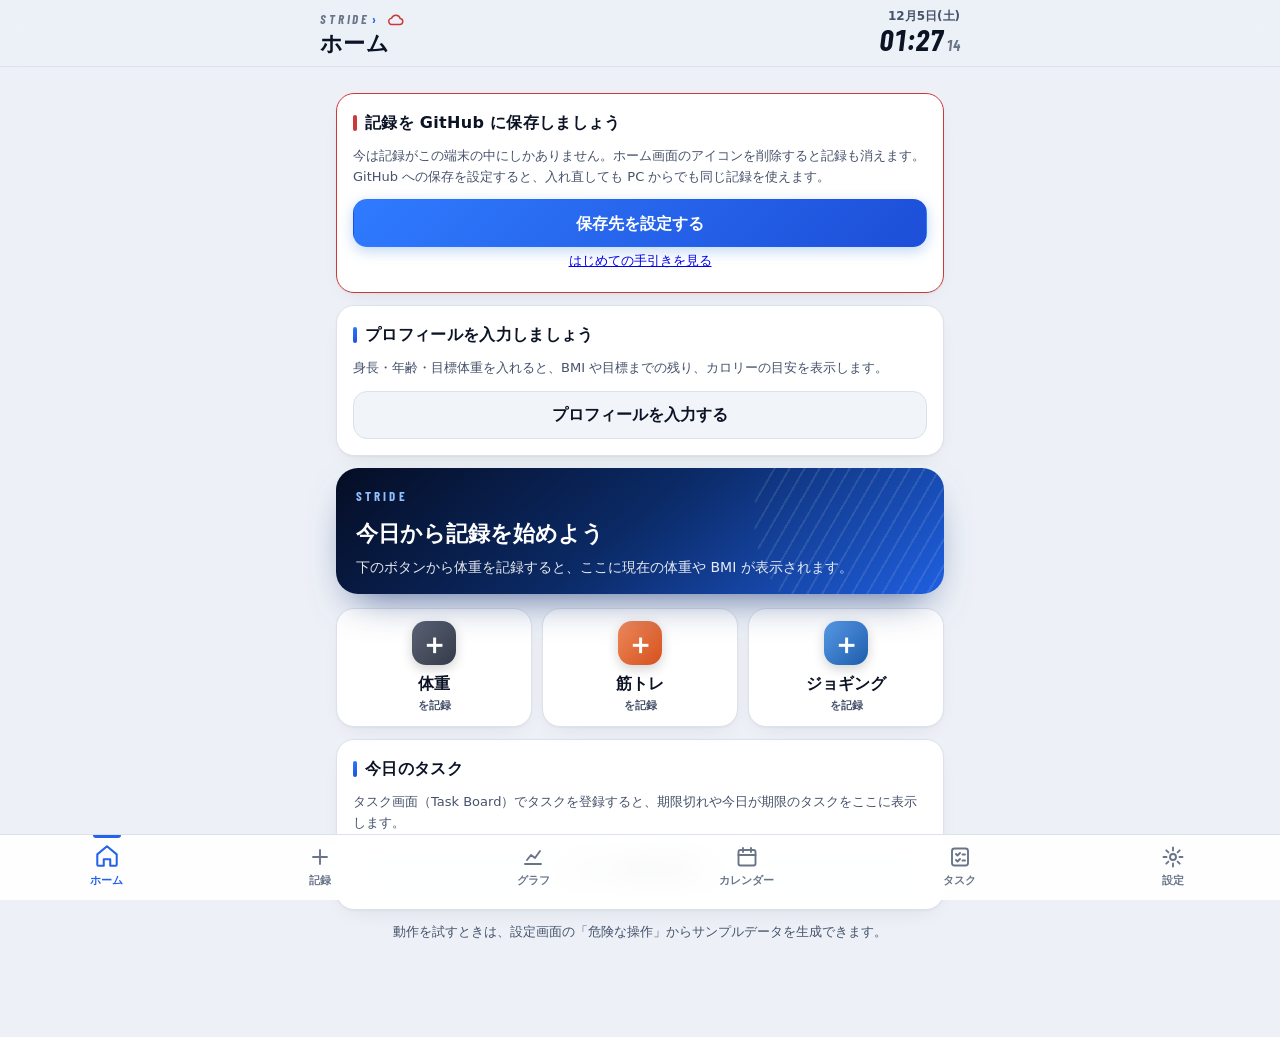
<file: index.html>
<!doctype html>
<html lang="ja">
<head>
  <meta charset="utf-8">
  <meta name="viewport" content="width=device-width, initial-scale=1, viewport-fit=cover">
  <meta name="description" content="筋トレ・ジョギング・体重・タスクを記録して、毎日の前進を確認できるアプリ">
  <meta name="theme-color" content="#edf1f7" media="(prefers-color-scheme: light)">
  <meta name="theme-color" content="#070b14" media="(prefers-color-scheme: dark)">
  <title>STRIDE 運動・体重・タスク管理</title>
  <link rel="manifest" href="./manifest.json">
  <link rel="icon" type="image/png" sizes="192x192" href="./icons/icon-192.png">
  <link rel="apple-touch-icon" href="./icons/apple-touch-icon.png">
  <meta name="mobile-web-app-capable" content="yes">
  <meta name="apple-mobile-web-app-capable" content="yes">
  <meta name="apple-mobile-web-app-title" content="STRIDE">
  <meta name="apple-mobile-web-app-status-bar-style" content="default">
  <script src="./js/lock.js"></script>
  <link rel="stylesheet" href="./css/style.css">
</head>
<body>
  <header class="appbar">
    <div class="appbar-inner">
      <div class="appbar-left">
        <span class="brand-row">
          <span class="brand" aria-hidden="true">STRIDE<b>›</b></span>
          <button type="button" id="sync-indicator" class="sync-indicator" data-status="off" hidden>
            <svg viewBox="0 0 24 24" aria-hidden="true"><path d="M7 18h10a4 4 0 0 0 .6-7.96A6 6 0 0 0 6.1 9.6 4.2 4.2 0 0 0 7 18z"/></svg>
          </button>
        </span>
        <h1 id="title">ホーム</h1>
      </div>
      <div class="clock" aria-label="現在の日時">
        <span id="clock-date" class="clock-date"></span>
        <time id="clock-time" class="clock-time"></time>
      </div>
    </div>
  </header>

  <main id="view" class="view" tabindex="-1"></main>

  <nav class="tabbar" aria-label="画面切替">
    <button type="button" class="tab active" data-tab="home" aria-current="page">
      <svg viewBox="0 0 24 24" aria-hidden="true"><path d="M3 10.5 12 3l9 7.5V20a1 1 0 0 1-1 1h-5v-6H9v6H4a1 1 0 0 1-1-1z"/></svg>
      <span>ホーム</span>
    </button>
    <button type="button" class="tab" data-tab="records">
      <svg viewBox="0 0 24 24" aria-hidden="true"><path d="M12 5v14M5 12h14"/></svg>
      <span>記録</span>
    </button>
    <button type="button" class="tab" data-tab="charts">
      <svg viewBox="0 0 24 24" aria-hidden="true"><path d="M4 19h16M6 15l4-5 4 3 5-7"/></svg>
      <span>グラフ</span>
    </button>
    <button type="button" class="tab" data-tab="calendar">
      <svg viewBox="0 0 24 24" aria-hidden="true"><rect x="3.5" y="5" width="17" height="15.5" rx="2"/><path d="M3.5 10h17M8 3v4M16 3v4"/></svg>
      <span>カレンダー</span>
    </button>
    <a class="tab" href="./tasks/">
      <svg viewBox="0 0 24 24" aria-hidden="true"><rect x="4" y="3.5" width="16" height="17" rx="2.5"/><path d="m8 9 1.5 1.5L12 8M8 15l1.5 1.5L12 14M14.5 9.5H17M14.5 15.5H17"/></svg>
      <span>タスク</span>
    </a>
    <button type="button" class="tab" data-tab="settings">
      <svg viewBox="0 0 24 24" aria-hidden="true"><circle cx="12" cy="12" r="3"/><path d="M12 2.5v3M12 18.5v3M2.5 12h3M18.5 12h3M5.3 5.3l2.1 2.1M16.6 16.6l2.1 2.1M5.3 18.7l2.1-2.1M16.6 7.4l2.1-2.1"/></svg>
      <span>設定</span>
    </button>
  </nav>

  <div id="toast" class="toast" role="status" aria-live="polite"></div>
  <dialog id="dialog" class="dialog"></dialog>

  <noscript><p class="noscript">このアプリを使うには JavaScript を有効にしてください。</p></noscript>

  <script src="./js/version.js"></script>
  <script src="./lib/chart.umd.min.js"></script>
  <script src="./lib/confetti.browser.js"></script>
  <script type="module" src="./js/app.js"></script>
</body>
</html>
</file>
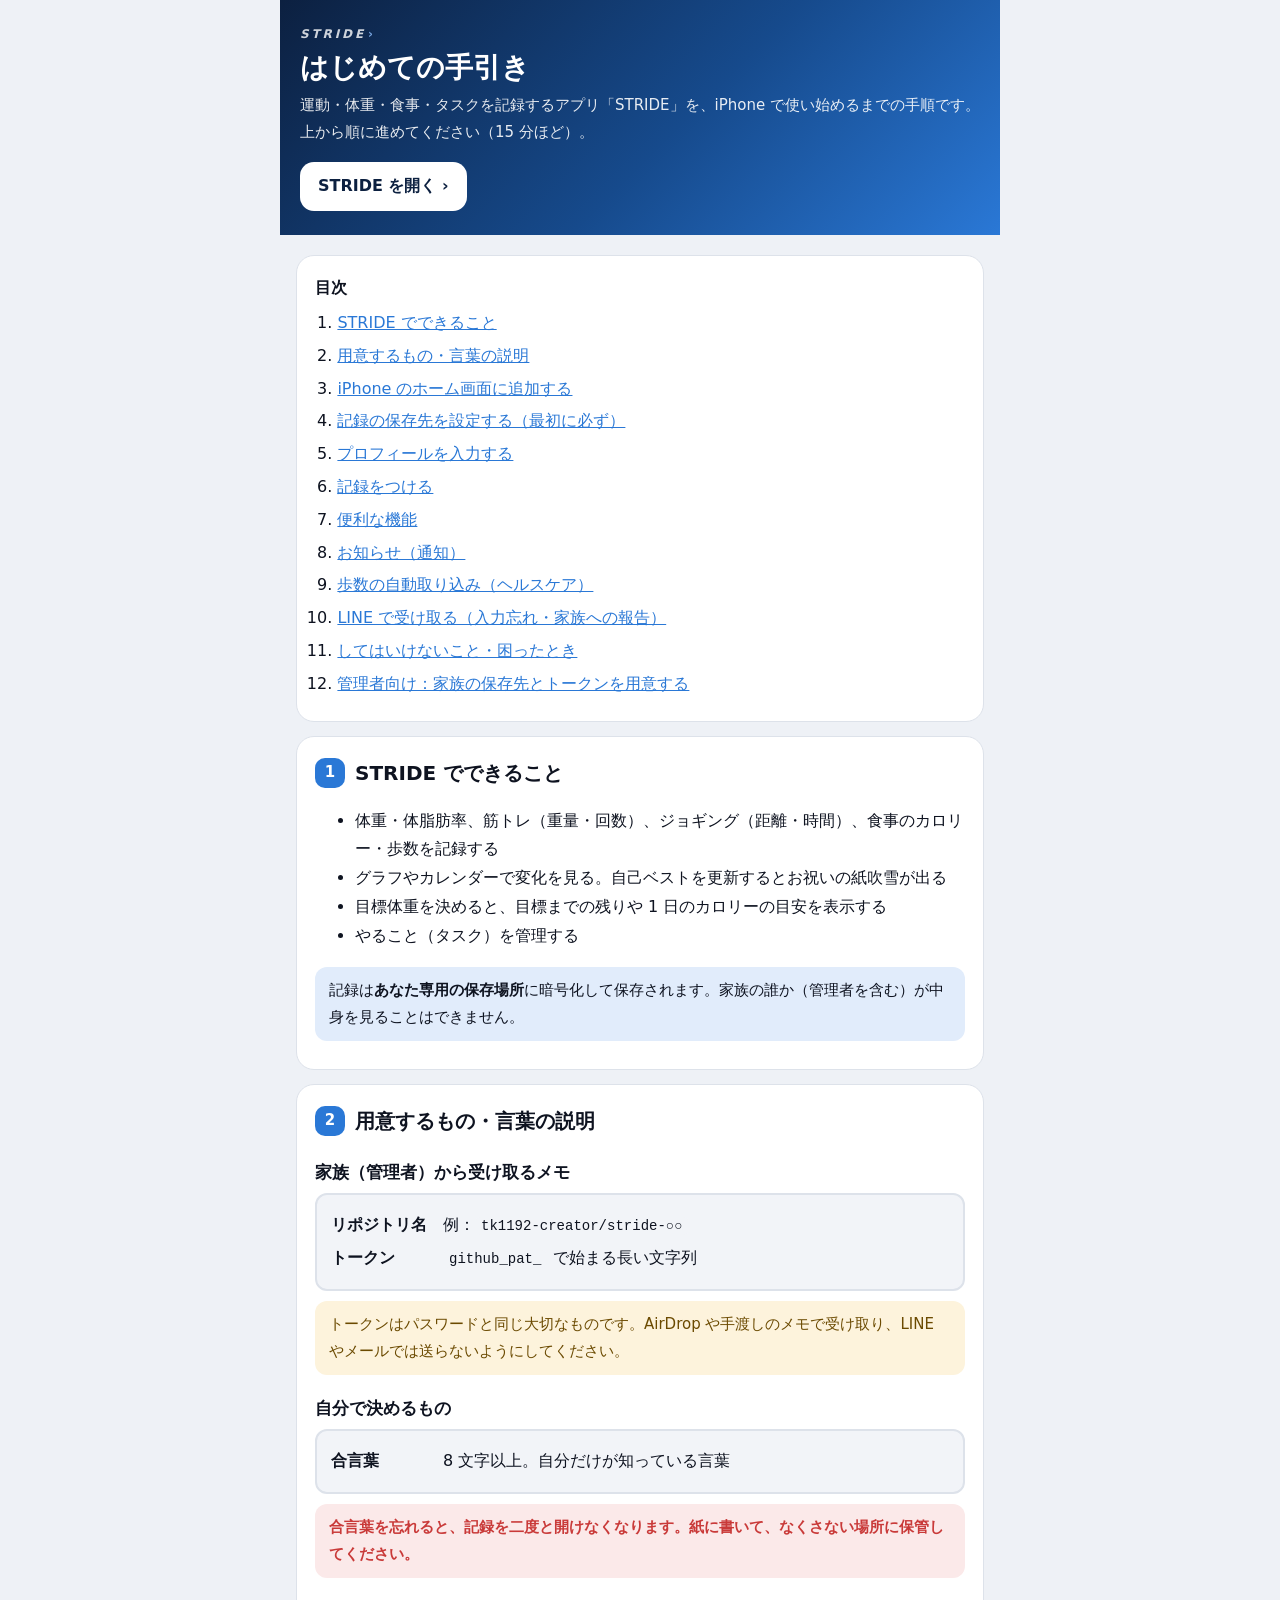
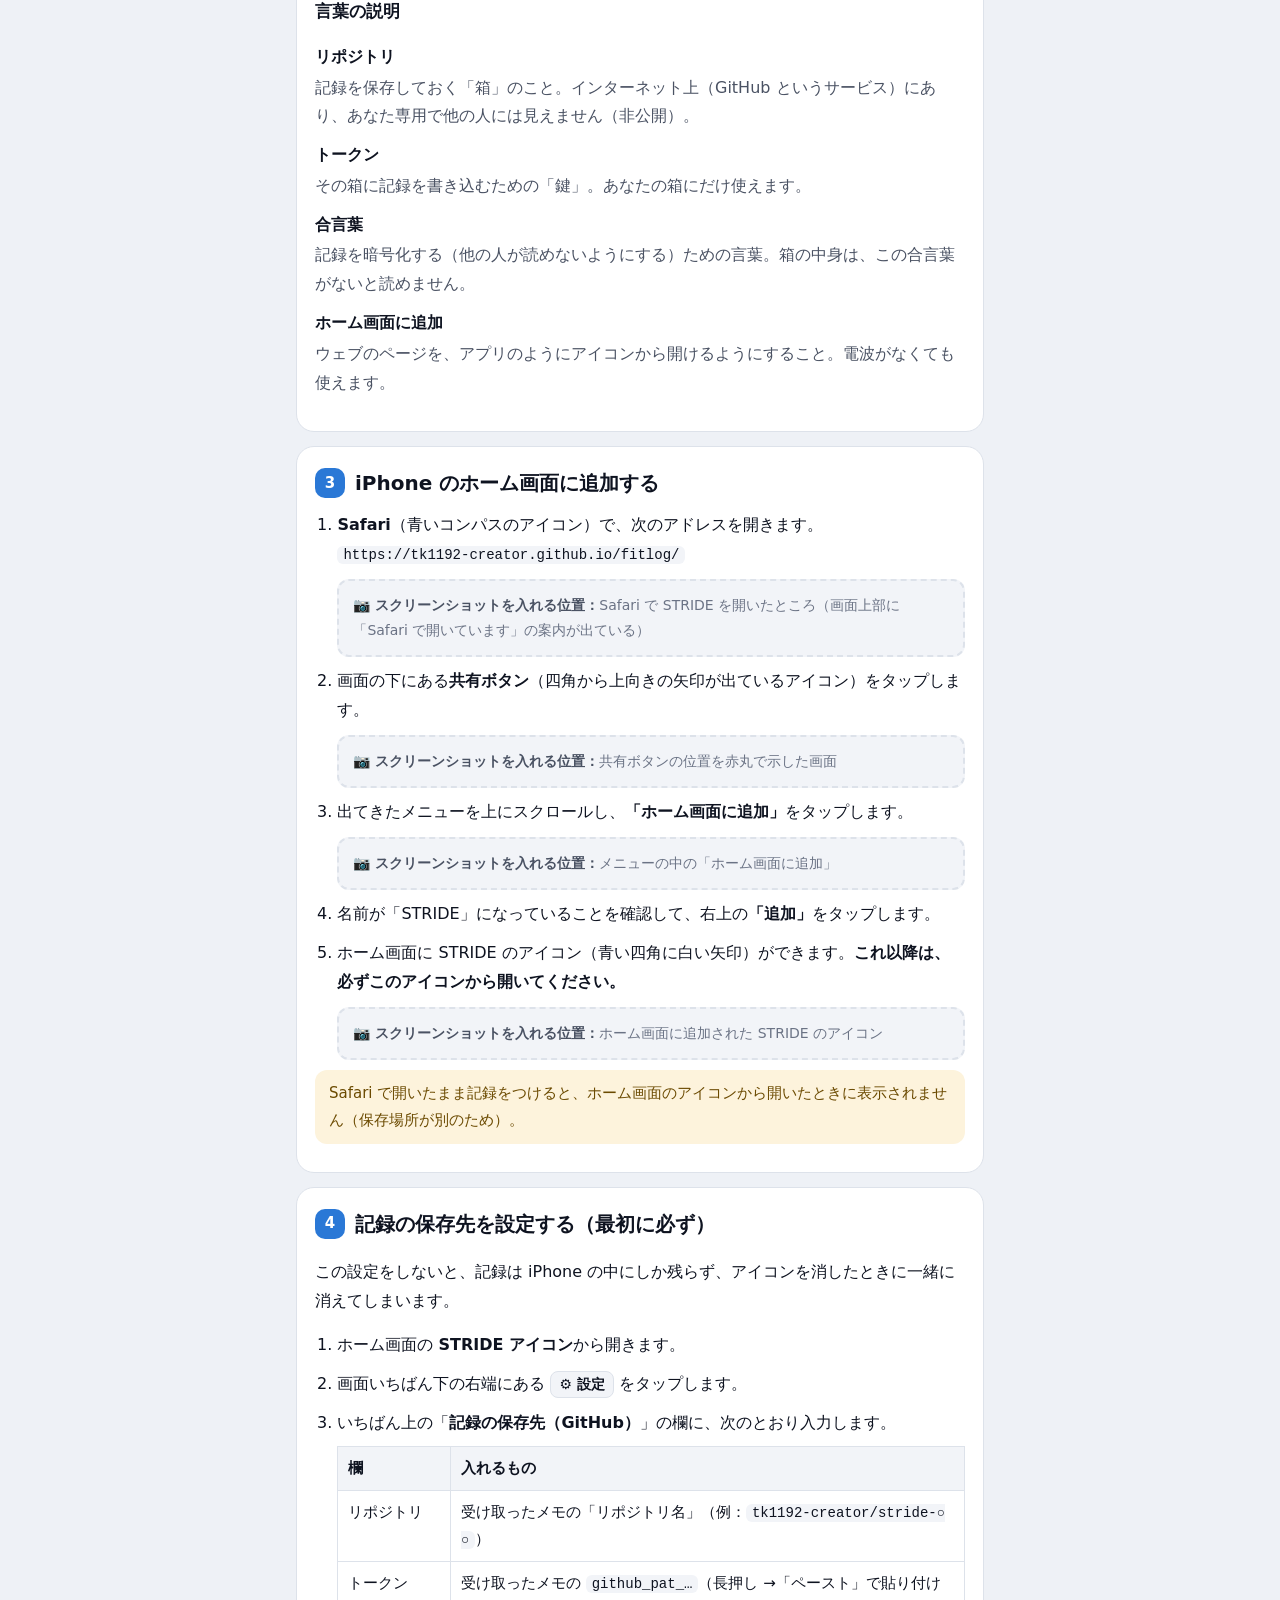
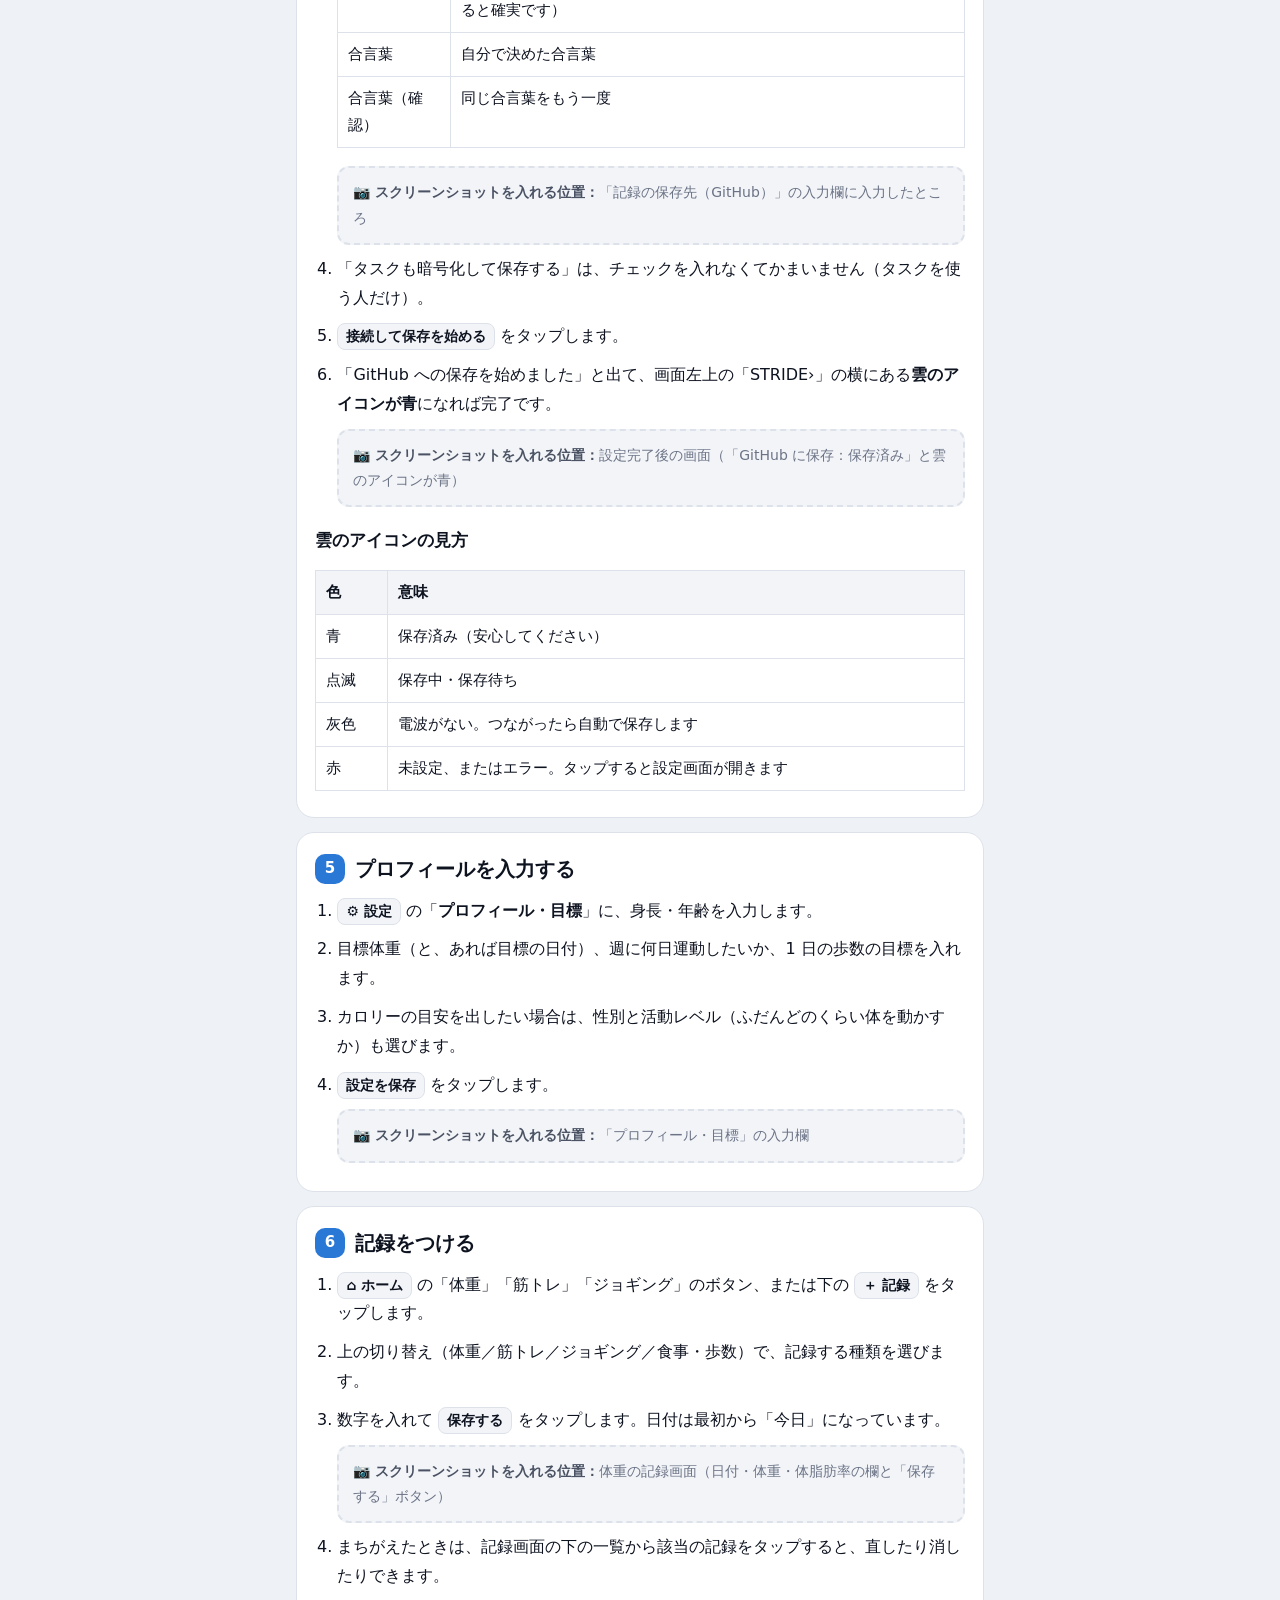
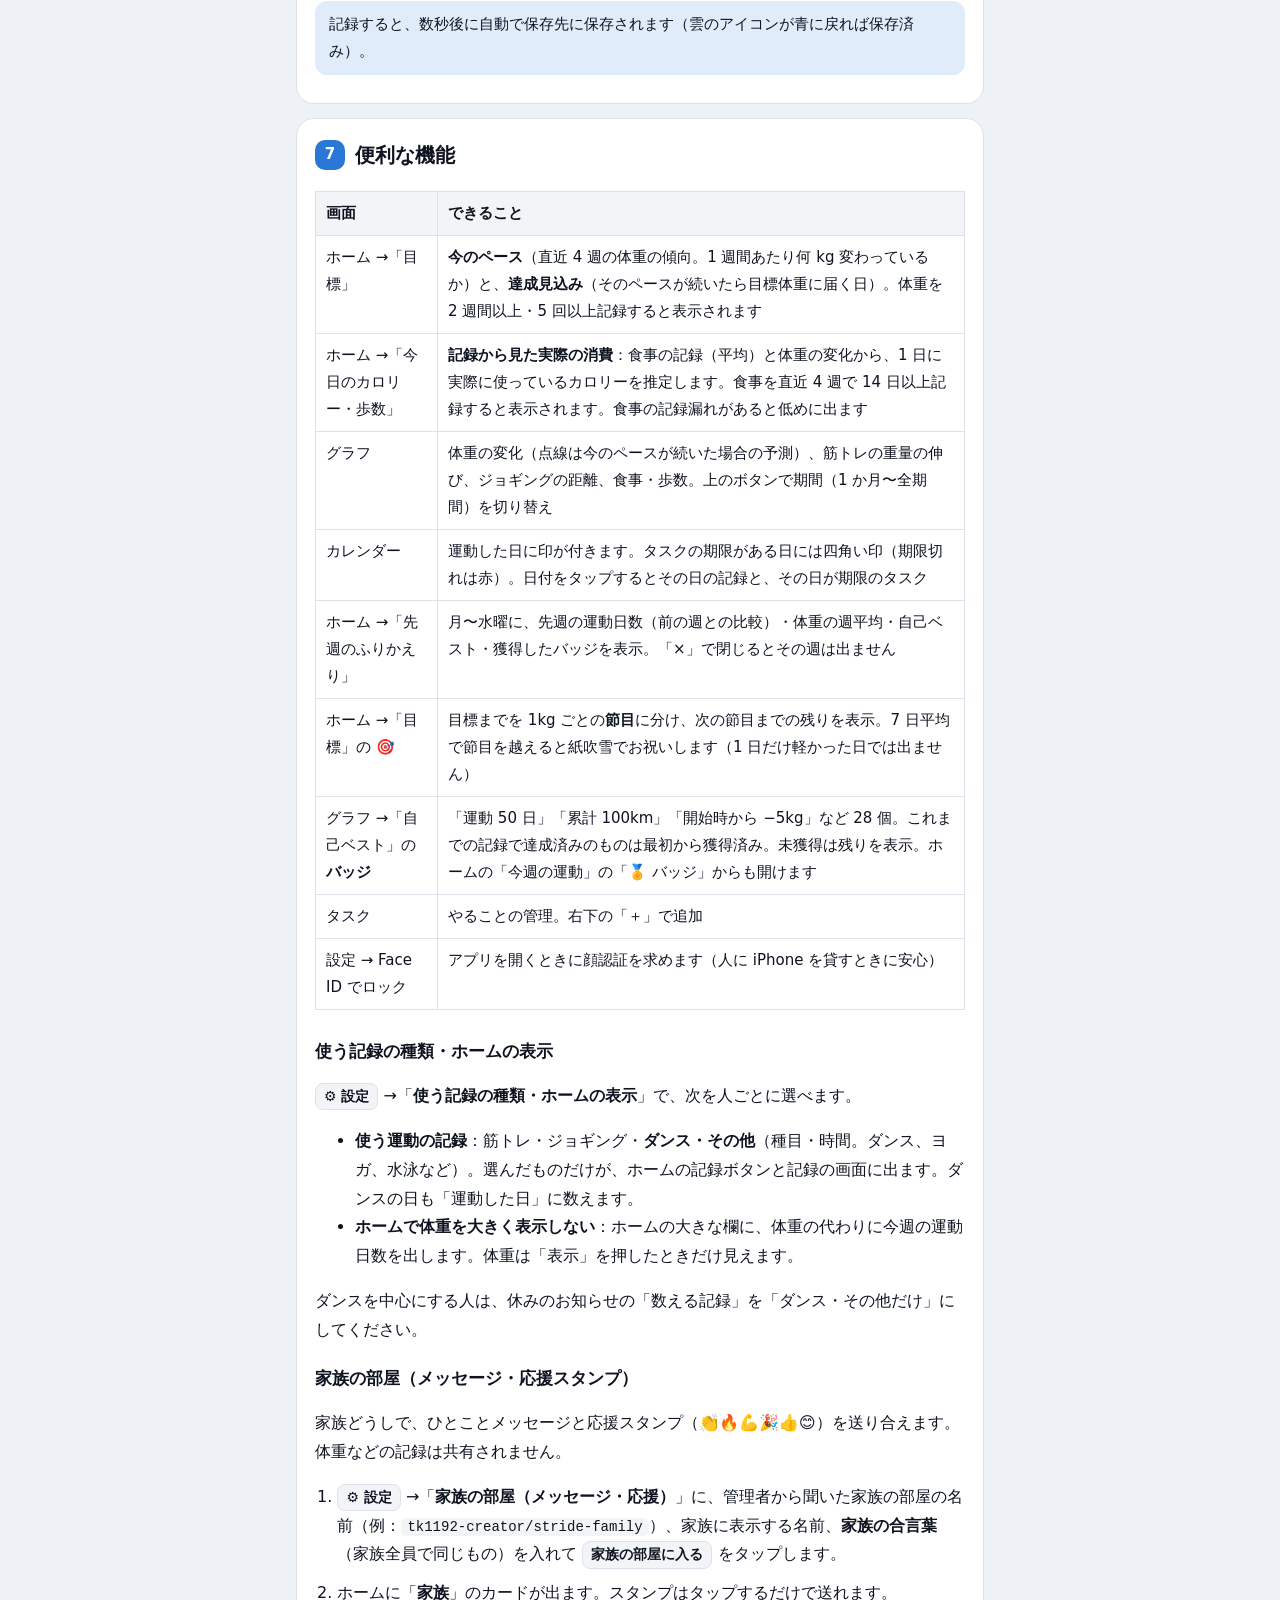
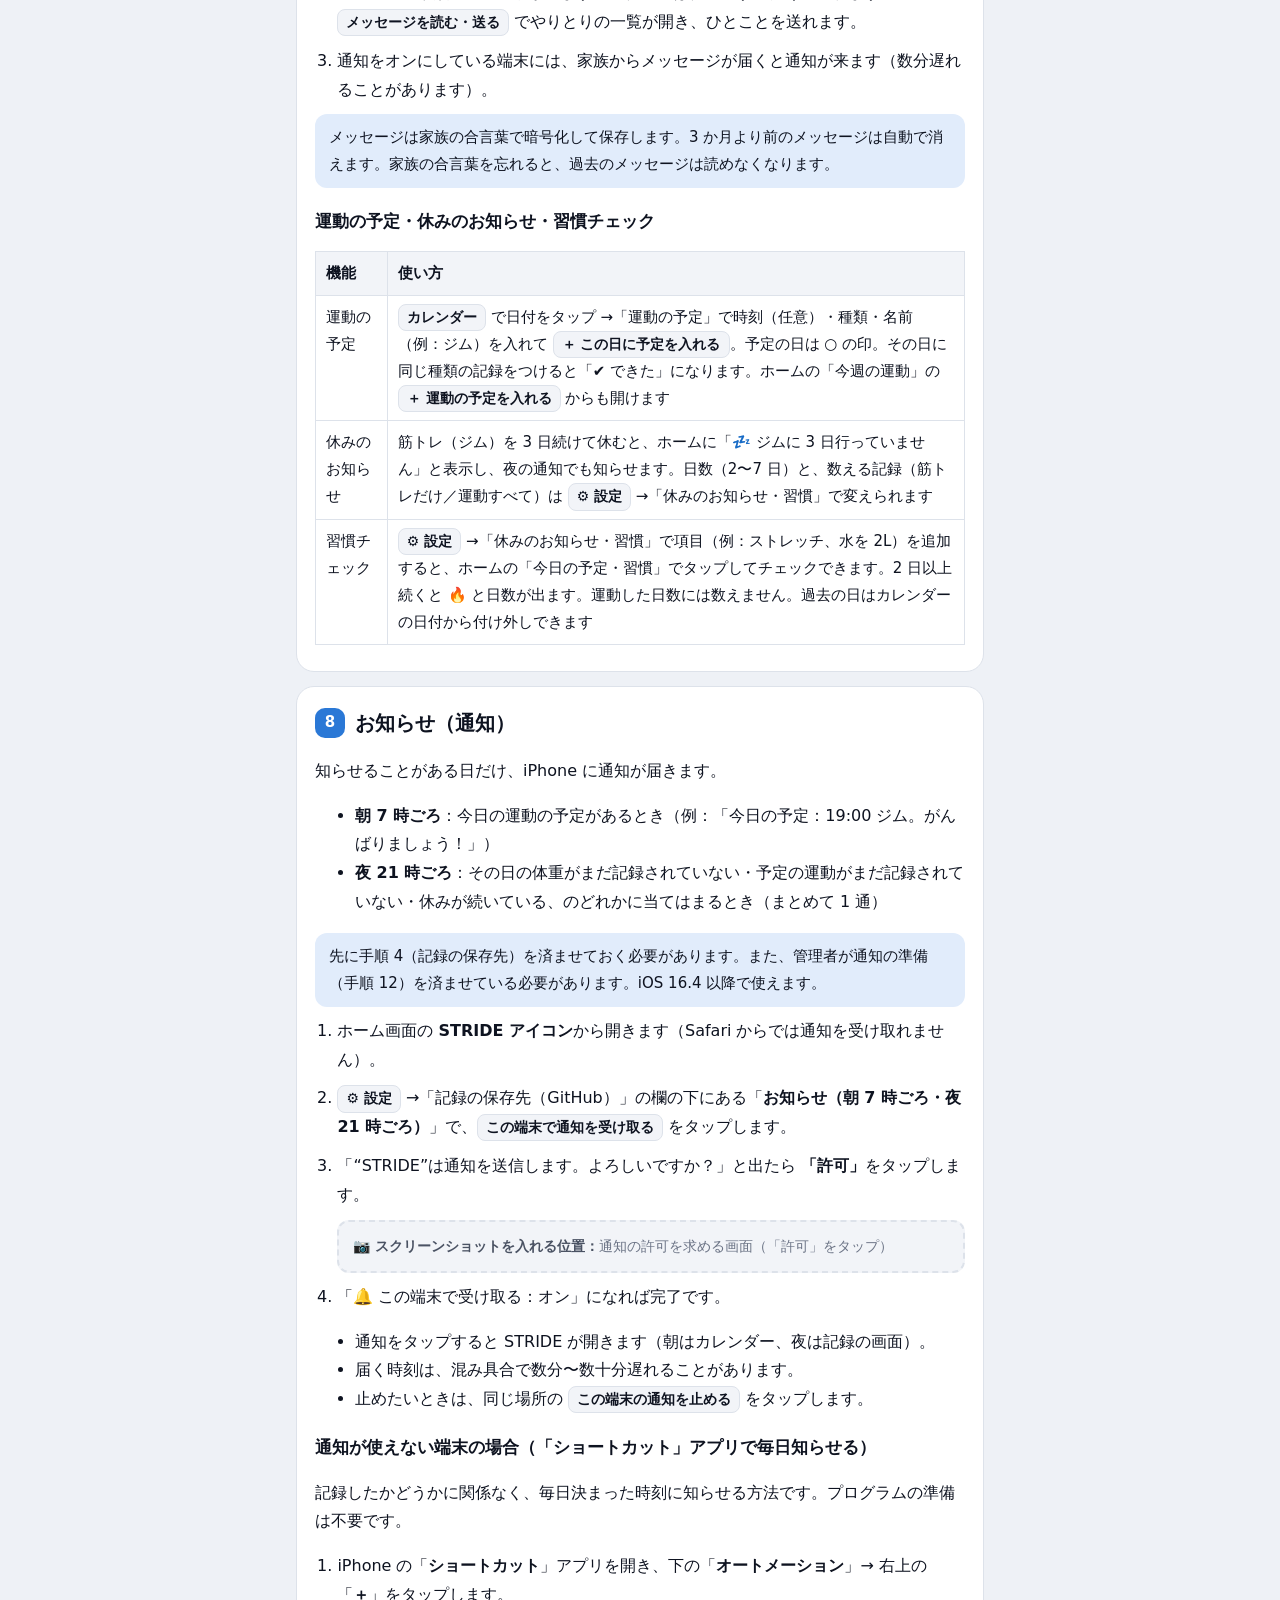
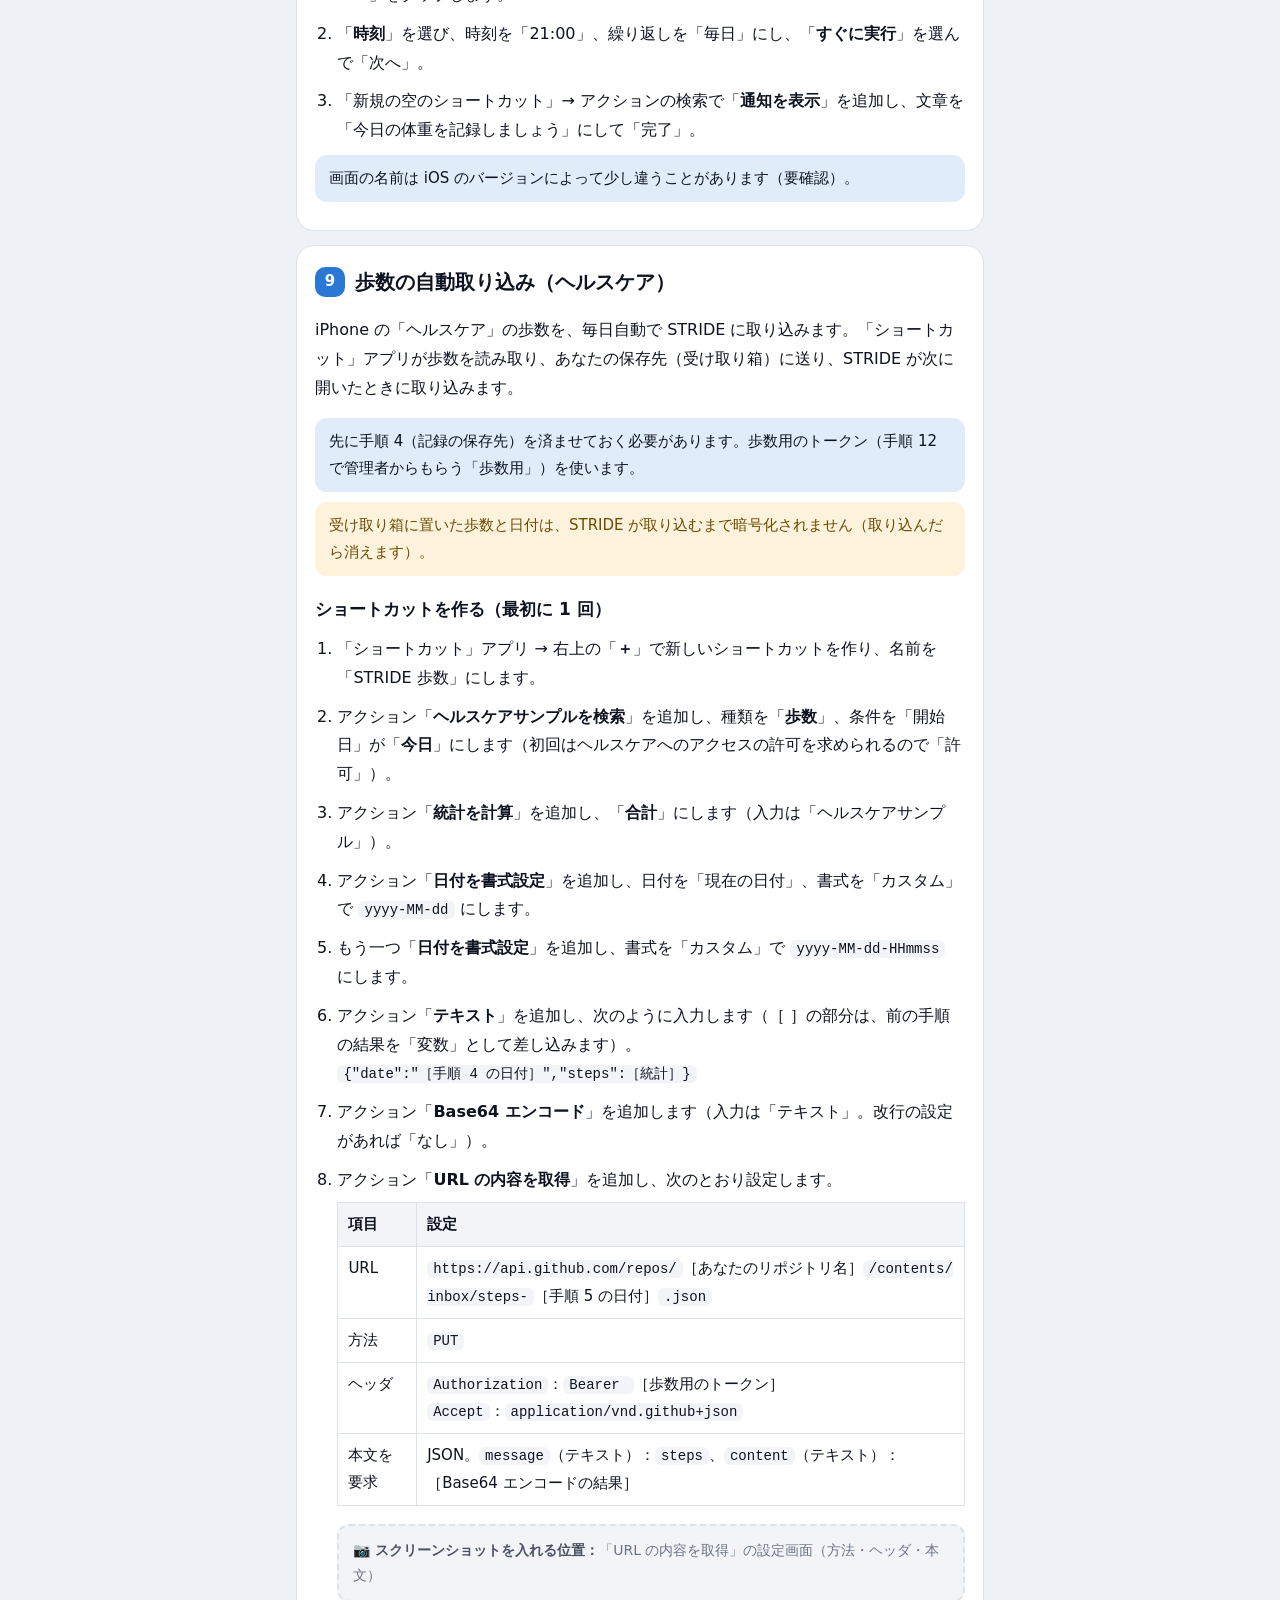
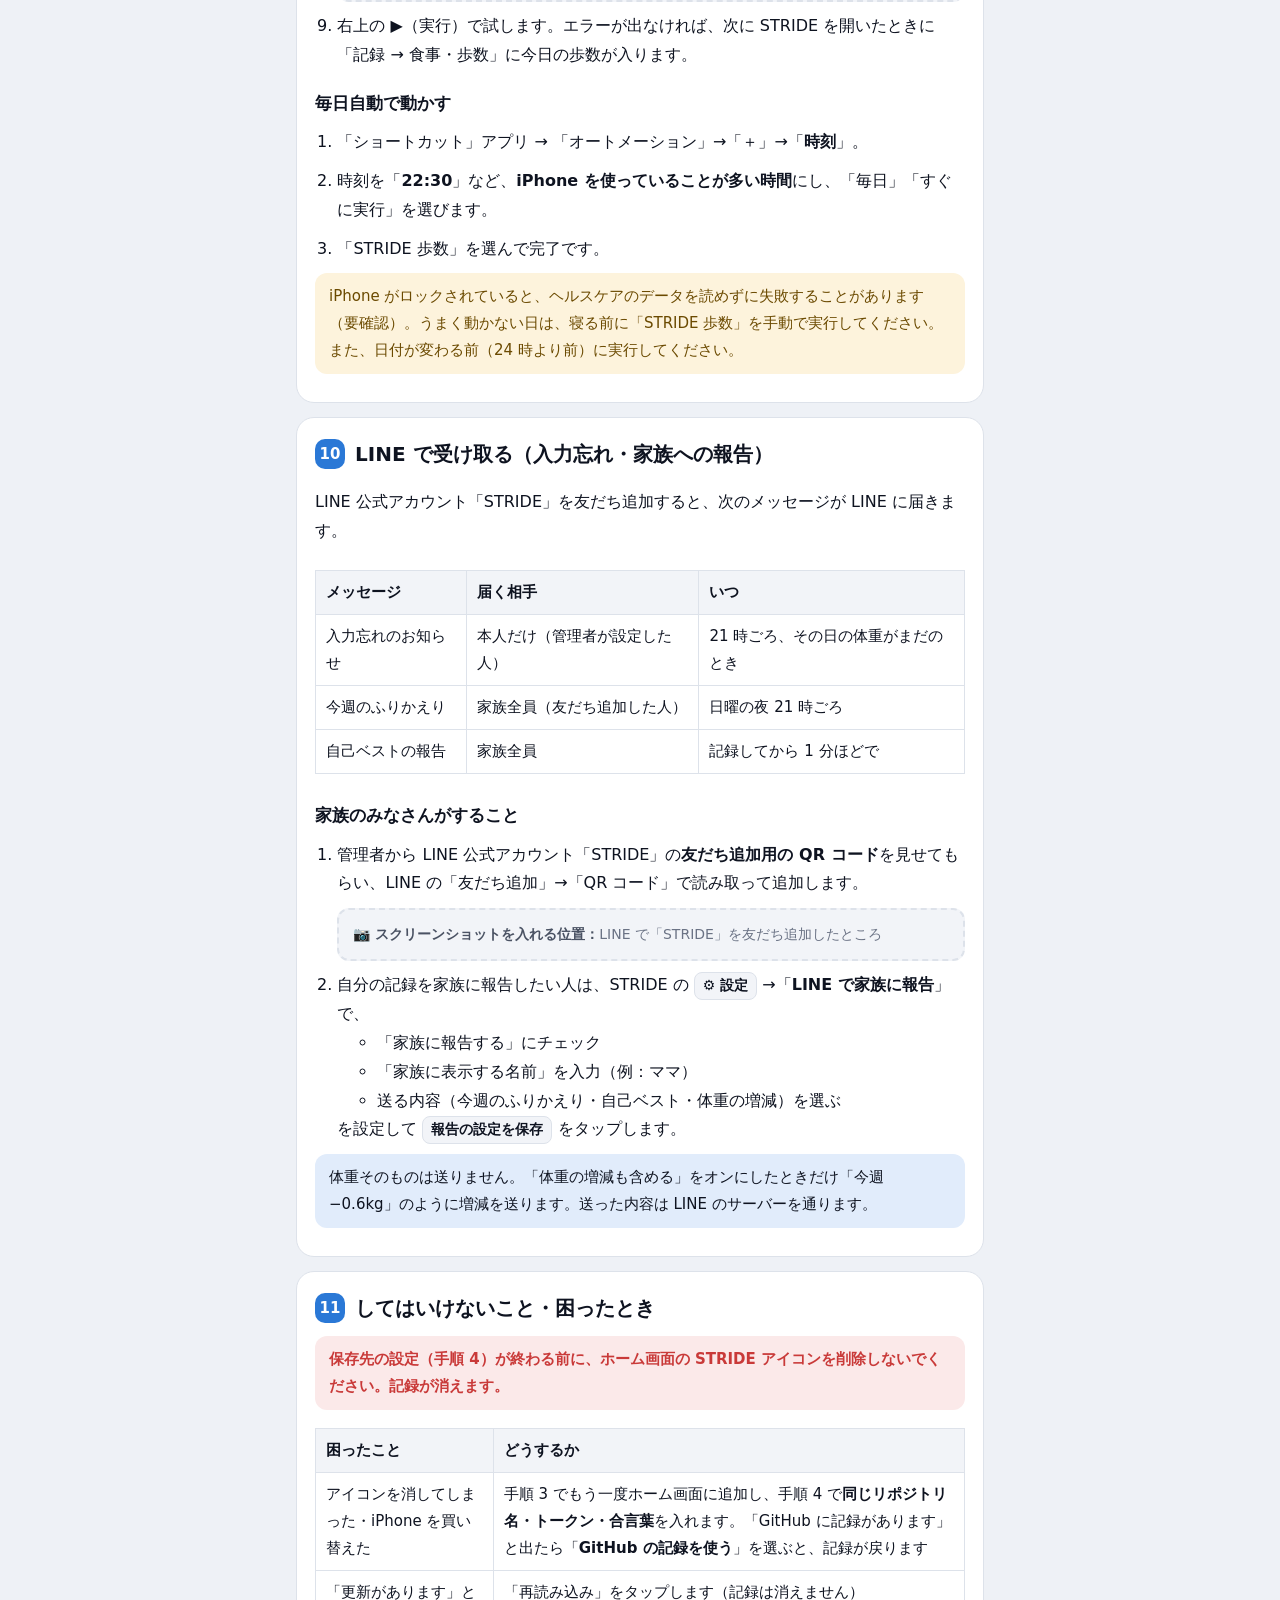
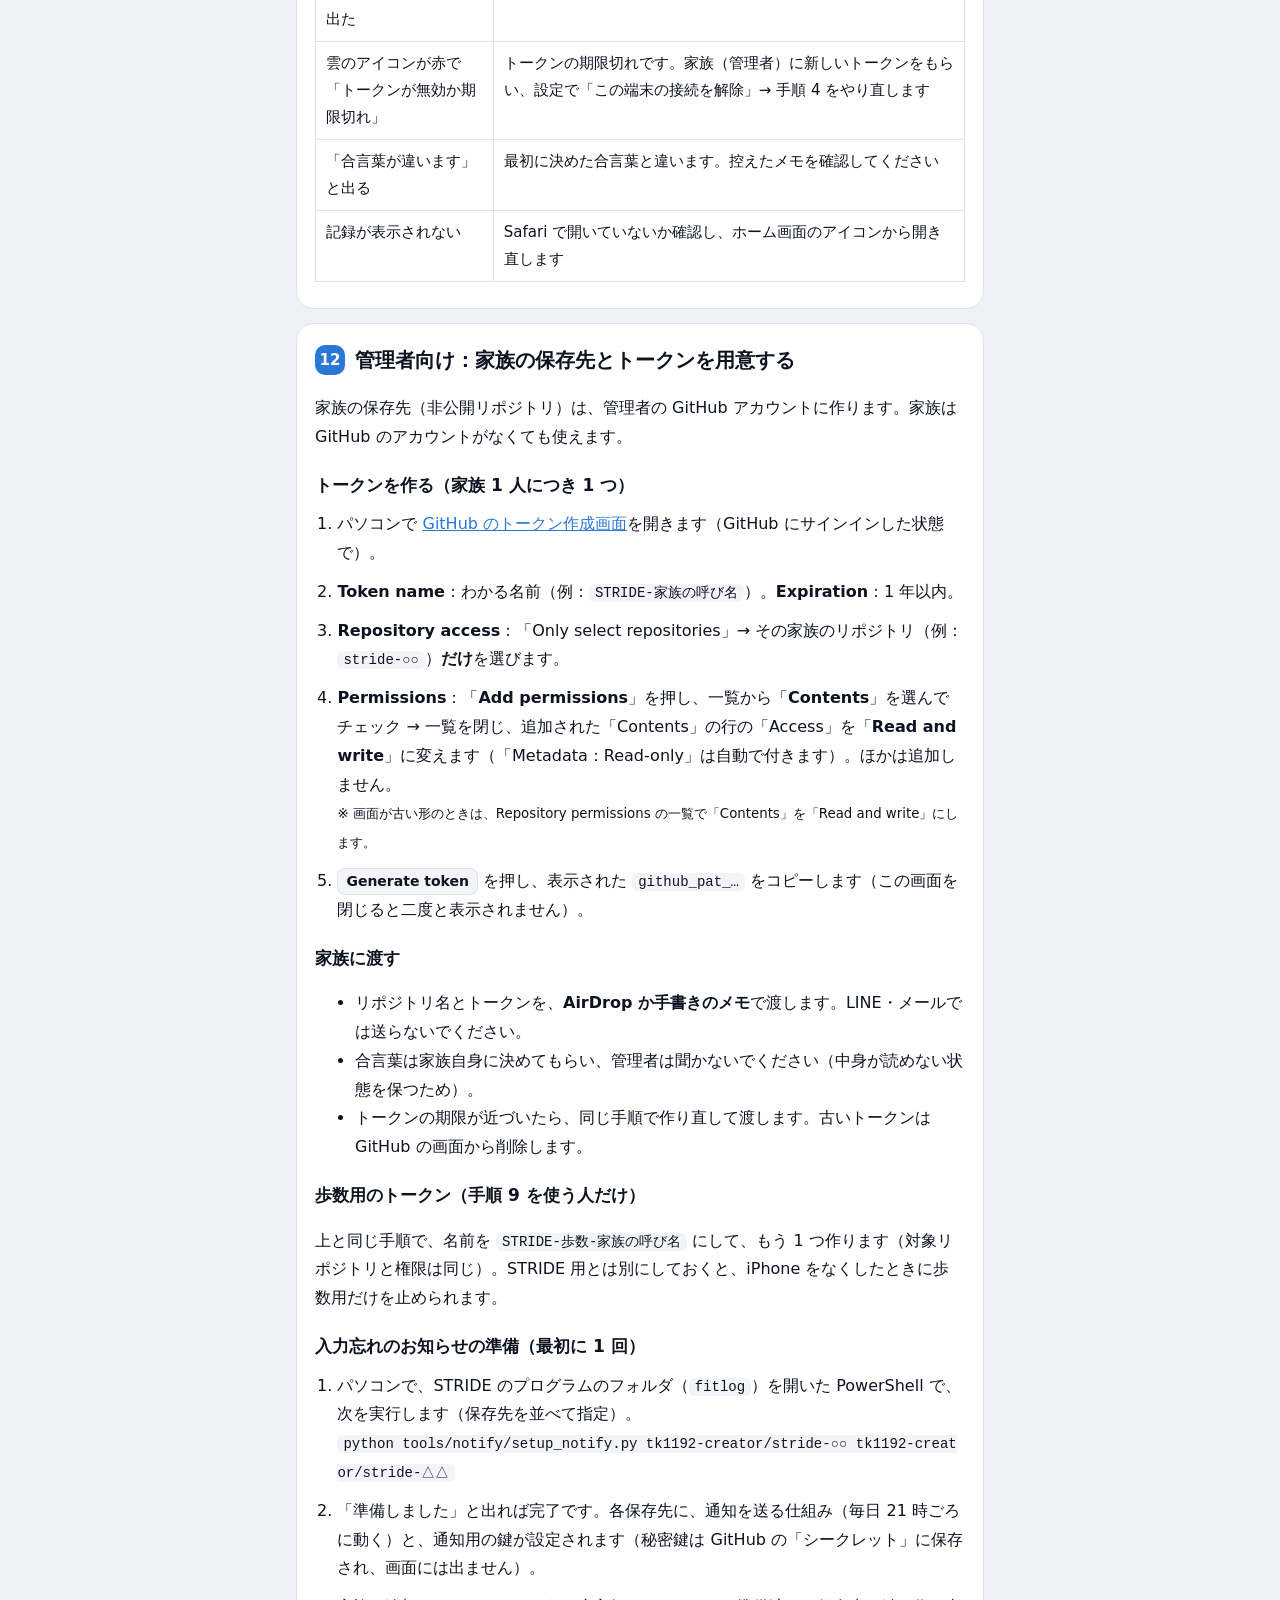
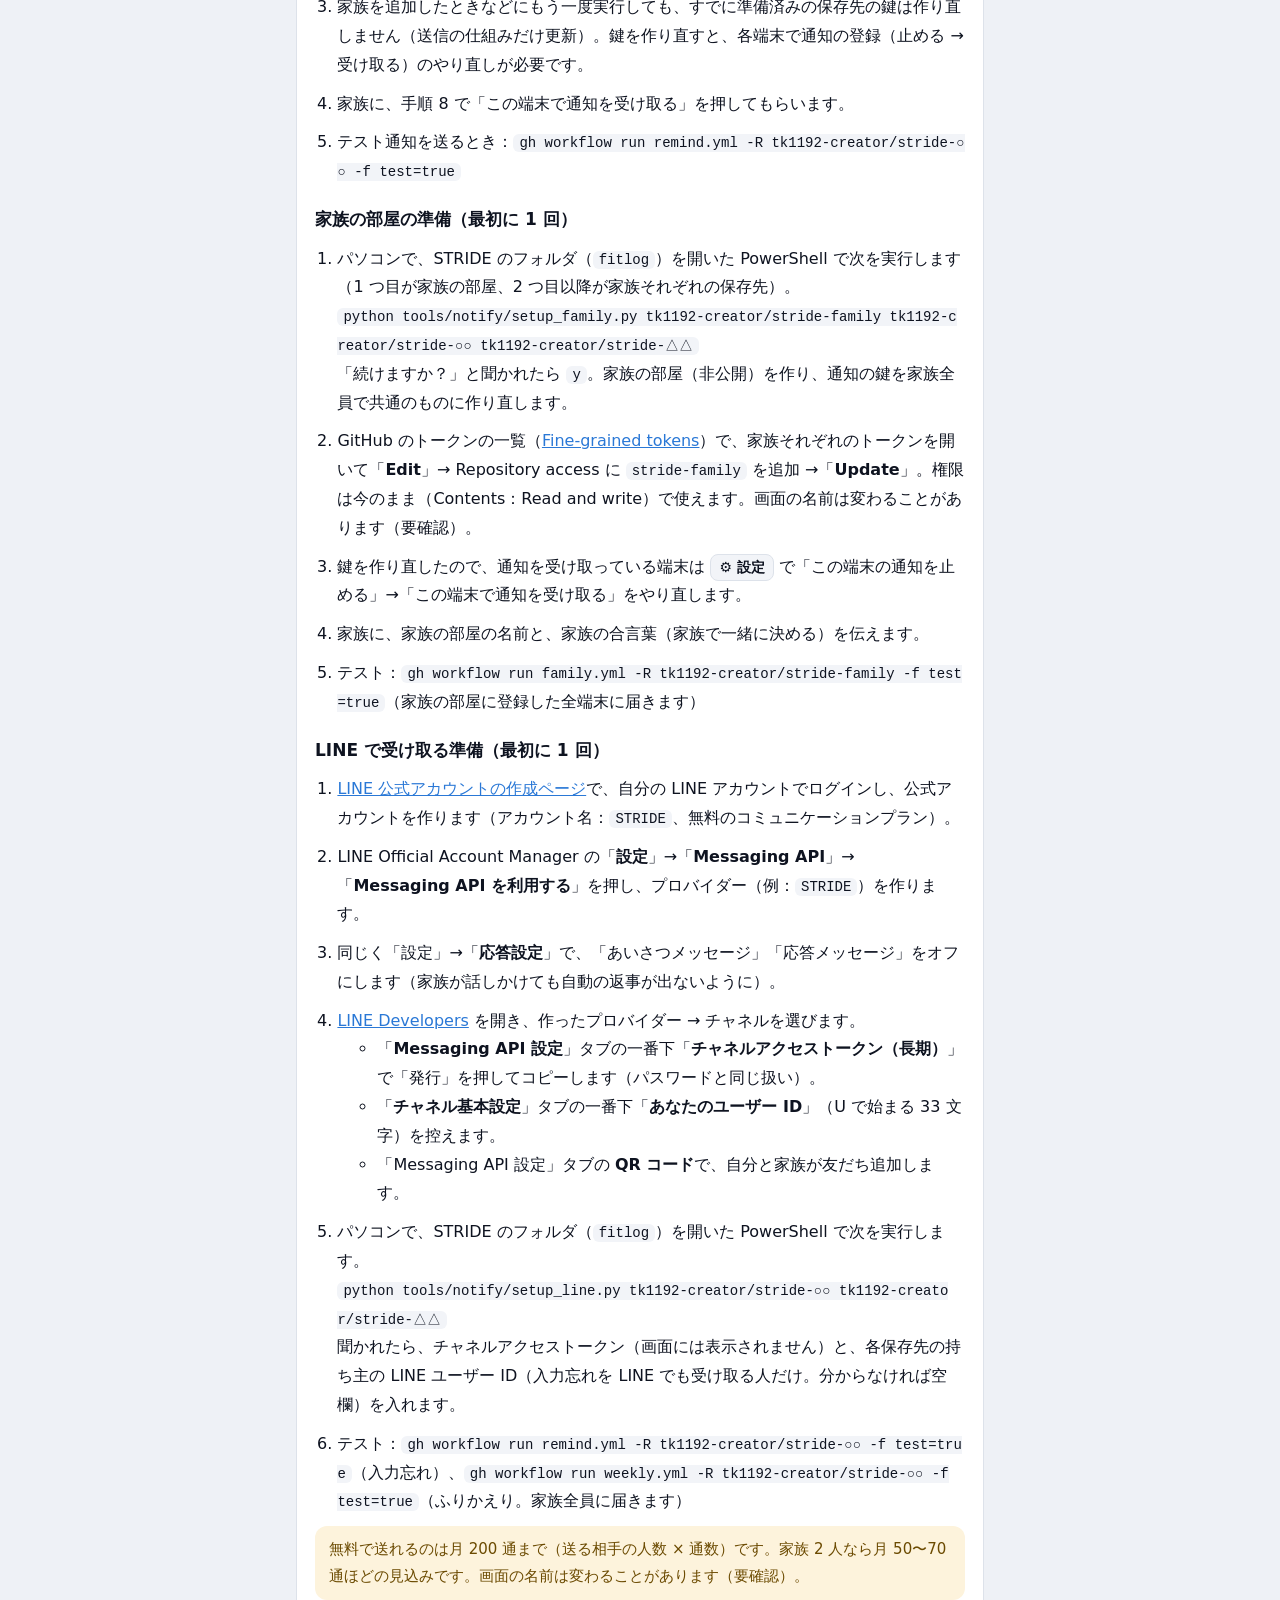
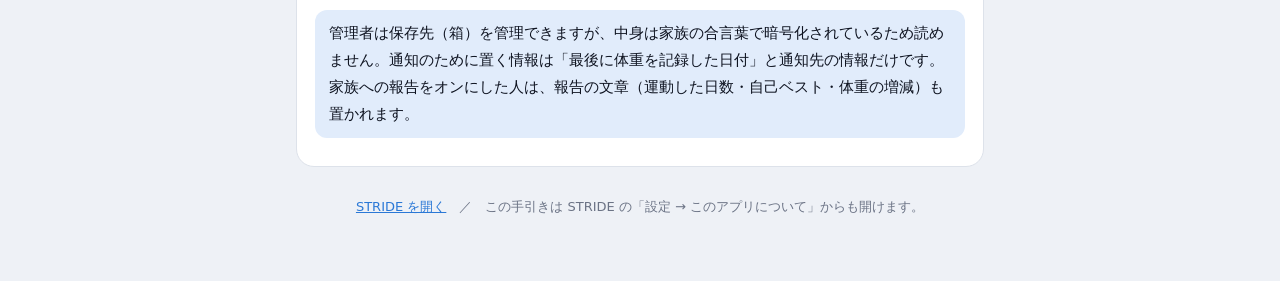
<file: guide/index.html>
<!doctype html>
<html lang="ja">
<head>
<meta charset="utf-8">
<meta name="viewport" content="width=device-width, initial-scale=1, viewport-fit=cover">
<meta name="description" content="STRIDE（運動・体重・タスク管理アプリ）をはじめて使う方のための手引き">
<meta name="theme-color" content="#0b2a66">
<title>はじめての手引き | STRIDE</title>
<link rel="icon" type="image/png" sizes="192x192" href="../icons/icon-192.png">
<link rel="apple-touch-icon" href="../icons/apple-touch-icon.png">
<style>
  :root {
    color-scheme: light;
    --bg: #eef1f6; --surface: #ffffff; --surface-2: #f2f4f8; --border: #dde2ea;
    --text: #0e1320; --muted: #4a5263; --subtle: #6b7385;
    --accent: #2a78d6; --accent-soft: #e1ecfb; --danger: #c93a39; --danger-soft: #fbe9e9;
    --warn-soft: #fdf3dc; --warn: #6b4a00;
    --hero: linear-gradient(135deg, #0c2040 0%, #164a8c 55%, #2a78d6 100%);
    --font: system-ui, -apple-system, "Hiragino Sans", "Hiragino Kaku Gothic ProN", "Noto Sans JP", "Yu Gothic UI", Meiryo, sans-serif;
  }
  @media (prefers-color-scheme: dark) {
    :root:not([data-theme="light"]) {
      color-scheme: dark;
      --bg: #0a0e15; --surface: #131a25; --surface-2: #1b2331; --border: #253043;
      --text: #eef2f8; --muted: #b4bdcc; --subtle: #8a94a6;
      --accent: #5598e7; --accent-soft: #17304f; --danger: #e66767; --danger-soft: #361b1f;
      --warn-soft: #362c16; --warn: #f2d9a0;
      --hero: linear-gradient(135deg, #0b1830 0%, #133d75 55%, #2a6fc4 100%);
    }
  }
  * { box-sizing: border-box; }
  body { margin: 0; background: var(--bg); color: var(--text); font-family: var(--font); font-size: 16px; line-height: 1.8; -webkit-text-size-adjust: 100%; }
  a { color: var(--accent); }
  .page { max-width: 720px; margin: 0 auto; padding: 0 16px 64px; }
  header.hero {
    margin: 0 -16px 20px; padding: calc(env(safe-area-inset-top, 0px) + 28px) 20px 24px;
    background: var(--hero); color: #fff;
  }
  .hero .inner { max-width: 720px; margin: 0 auto; }
  .brand { font: italic 800 12px/1 "SF Pro Display", "Segoe UI", system-ui, sans-serif; letter-spacing: .24em; opacity: .8; }
  .brand b { color: #8fc0ff; font-style: normal; margin-left: 2px; }
  h1 { margin: 10px 0 6px; font-size: 28px; line-height: 1.3; }
  .hero p { margin: 0; opacity: .9; font-size: 15px; }
  .open-app {
    display: inline-block; margin-top: 16px; padding: 10px 18px; border-radius: 14px;
    background: #fff; color: #0c2040; font-weight: 800; text-decoration: none;
  }
  nav.toc, section.card { background: var(--surface); border: 1px solid var(--border); border-radius: 18px; padding: 18px 18px; margin: 14px 0; }
  nav.toc h2 { margin: 0 0 6px; font-size: 16px; }
  nav.toc ol { margin: 0; padding-left: 1.4em; }
  nav.toc li { margin: 4px 0; }
  h2 { font-size: 20px; margin: 0 0 10px; display: flex; align-items: center; gap: 10px; scroll-margin-top: 16px; }
  h2 .no { display: inline-grid; place-items: center; min-width: 30px; height: 30px; border-radius: 10px; background: var(--accent); color: #fff; font-size: 15px; }
  h3 { font-size: 17px; margin: 18px 0 6px; }
  ol.steps { padding-left: 1.4em; margin: 8px 0; }
  ol.steps > li { margin: 10px 0; }
  .shot {
    margin: 10px 0; padding: 12px 14px; border: 2px dashed var(--border); border-radius: 12px;
    background: var(--surface-2); color: var(--subtle); font-size: 14px;
  }
  .shot::before { content: "📷 スクリーンショットを入れる位置："; font-weight: 800; color: var(--muted); }
  .note { padding: 10px 14px; border-radius: 12px; background: var(--accent-soft); font-size: 15px; margin: 10px 0; }
  .warn { padding: 10px 14px; border-radius: 12px; background: var(--warn-soft); color: var(--warn); font-size: 15px; margin: 10px 0; }
  .danger { padding: 10px 14px; border-radius: 12px; background: var(--danger-soft); color: var(--danger); font-weight: 700; font-size: 15px; margin: 10px 0; }
  .btnlike { display: inline-block; padding: 0 8px; border-radius: 8px; border: 1px solid var(--border); background: var(--surface-2); font-weight: 700; font-size: 14px; }
  table { width: 100%; border-collapse: collapse; font-size: 15px; margin: 8px 0; }
  th, td { border: 1px solid var(--border); padding: 8px 10px; text-align: left; vertical-align: top; }
  th { background: var(--surface-2); white-space: nowrap; }
  .scroll { overflow-x: auto; }
  dl.terms dt { font-weight: 800; margin-top: 10px; }
  dl.terms dd { margin: 2px 0 0; color: var(--muted); }
  .memo { border: 2px solid var(--border); border-radius: 12px; padding: 12px 14px; background: var(--surface-2); }
  .memo div { margin: 4px 0; }
  .memo b { display: inline-block; min-width: 7em; }
  .admin { border-color: var(--accent); }
  footer { margin-top: 28px; text-align: center; color: var(--subtle); font-size: 13px; }
  code { font-family: Consolas, "SFMono-Regular", Menlo, monospace; font-size: 14px; background: var(--surface-2); padding: 1px 6px; border-radius: 6px; word-break: break-all; }
</style>
</head>
<body>
<div class="page">

<header class="hero">
  <div class="inner">
    <div class="brand">STRIDE<b>›</b></div>
    <h1>はじめての手引き</h1>
    <p>運動・体重・食事・タスクを記録するアプリ「STRIDE」を、iPhone で使い始めるまでの手順です。上から順に進めてください（15 分ほど）。</p>
    <a class="open-app" href="../">STRIDE を開く ›</a>
  </div>
</header>

<nav class="toc" aria-label="目次">
  <h2>目次</h2>
  <ol>
    <li><a href="#about">STRIDE でできること</a></li>
    <li><a href="#prepare">用意するもの・言葉の説明</a></li>
    <li><a href="#install">iPhone のホーム画面に追加する</a></li>
    <li><a href="#cloud">記録の保存先を設定する（最初に必ず）</a></li>
    <li><a href="#profile">プロフィールを入力する</a></li>
    <li><a href="#record">記録をつける</a></li>
    <li><a href="#features">便利な機能</a></li>
    <li><a href="#remind">お知らせ（通知）</a></li>
    <li><a href="#steps">歩数の自動取り込み（ヘルスケア）</a></li>
    <li><a href="#line">LINE で受け取る（入力忘れ・家族への報告）</a></li>
    <li><a href="#trouble">してはいけないこと・困ったとき</a></li>
    <li><a href="#admin">管理者向け：家族の保存先とトークンを用意する</a></li>
  </ol>
</nav>

<section class="card" id="about">
  <h2><span class="no">1</span>STRIDE でできること</h2>
  <ul>
    <li>体重・体脂肪率、筋トレ（重量・回数）、ジョギング（距離・時間）、食事のカロリー・歩数を記録する</li>
    <li>グラフやカレンダーで変化を見る。自己ベストを更新するとお祝いの紙吹雪が出る</li>
    <li>目標体重を決めると、目標までの残りや 1 日のカロリーの目安を表示する</li>
    <li>やること（タスク）を管理する</li>
  </ul>
  <div class="note">記録は<strong>あなた専用の保存場所</strong>に暗号化して保存されます。家族の誰か（管理者を含む）が中身を見ることはできません。</div>
</section>

<section class="card" id="prepare">
  <h2><span class="no">2</span>用意するもの・言葉の説明</h2>
  <h3>家族（管理者）から受け取るメモ</h3>
  <div class="memo">
    <div><b>リポジトリ名</b>例：<code>tk1192-creator/stride-○○</code></div>
    <div><b>トークン</b><code>github_pat_</code> で始まる長い文字列</div>
  </div>
  <div class="warn">トークンはパスワードと同じ大切なものです。AirDrop や手渡しのメモで受け取り、LINE やメールでは送らないようにしてください。</div>
  <h3>自分で決めるもの</h3>
  <div class="memo">
    <div><b>合言葉</b>8 文字以上。自分だけが知っている言葉</div>
  </div>
  <div class="danger">合言葉を忘れると、記録を二度と開けなくなります。紙に書いて、なくさない場所に保管してください。</div>
  <h3>言葉の説明</h3>
  <dl class="terms">
    <dt>リポジトリ</dt><dd>記録を保存しておく「箱」のこと。インターネット上（GitHub というサービス）にあり、あなた専用で他の人には見えません（非公開）。</dd>
    <dt>トークン</dt><dd>その箱に記録を書き込むための「鍵」。あなたの箱にだけ使えます。</dd>
    <dt>合言葉</dt><dd>記録を暗号化する（他の人が読めないようにする）ための言葉。箱の中身は、この合言葉がないと読めません。</dd>
    <dt>ホーム画面に追加</dt><dd>ウェブのページを、アプリのようにアイコンから開けるようにすること。電波がなくても使えます。</dd>
  </dl>
</section>

<section class="card" id="install">
  <h2><span class="no">3</span>iPhone のホーム画面に追加する</h2>
  <ol class="steps">
    <li><strong>Safari</strong>（青いコンパスのアイコン）で、次のアドレスを開きます。<br><code>https://tk1192-creator.github.io/fitlog/</code>
      <div class="shot">Safari で STRIDE を開いたところ（画面上部に「Safari で開いています」の案内が出ている）</div>
    </li>
    <li>画面の下にある<strong>共有ボタン</strong>（四角から上向きの矢印が出ているアイコン）をタップします。
      <div class="shot">共有ボタンの位置を赤丸で示した画面</div>
    </li>
    <li>出てきたメニューを上にスクロールし、<strong>「ホーム画面に追加」</strong>をタップします。
      <div class="shot">メニューの中の「ホーム画面に追加」</div>
    </li>
    <li>名前が「STRIDE」になっていることを確認して、右上の<strong>「追加」</strong>をタップします。</li>
    <li>ホーム画面に STRIDE のアイコン（青い四角に白い矢印）ができます。<strong>これ以降は、必ずこのアイコンから開いてください。</strong>
      <div class="shot">ホーム画面に追加された STRIDE のアイコン</div>
    </li>
  </ol>
  <div class="warn">Safari で開いたまま記録をつけると、ホーム画面のアイコンから開いたときに表示されません（保存場所が別のため）。</div>
</section>

<section class="card" id="cloud">
  <h2><span class="no">4</span>記録の保存先を設定する（最初に必ず）</h2>
  <p>この設定をしないと、記録は iPhone の中にしか残らず、アイコンを消したときに一緒に消えてしまいます。</p>
  <ol class="steps">
    <li>ホーム画面の <strong>STRIDE アイコン</strong>から開きます。</li>
    <li>画面いちばん下の右端にある <span class="btnlike">⚙ 設定</span> をタップします。</li>
    <li>いちばん上の「<strong>記録の保存先（GitHub）</strong>」の欄に、次のとおり入力します。
      <div class="scroll"><table>
        <tr><th>欄</th><th>入れるもの</th></tr>
        <tr><td>リポジトリ</td><td>受け取ったメモの「リポジトリ名」（例：<code>tk1192-creator/stride-○○</code>）</td></tr>
        <tr><td>トークン</td><td>受け取ったメモの <code>github_pat_…</code>（長押し →「ペースト」で貼り付けると確実です）</td></tr>
        <tr><td>合言葉</td><td>自分で決めた合言葉</td></tr>
        <tr><td>合言葉（確認）</td><td>同じ合言葉をもう一度</td></tr>
      </table></div>
      <div class="shot">「記録の保存先（GitHub）」の入力欄に入力したところ</div>
    </li>
    <li>「タスクも暗号化して保存する」は、チェックを入れなくてかまいません（タスクを使う人だけ）。</li>
    <li><span class="btnlike">接続して保存を始める</span> をタップします。</li>
    <li>「GitHub への保存を始めました」と出て、画面左上の「STRIDE›」の横にある<strong>雲のアイコンが青</strong>になれば完了です。
      <div class="shot">設定完了後の画面（「GitHub に保存：保存済み」と雲のアイコンが青）</div>
    </li>
  </ol>
  <h3>雲のアイコンの見方</h3>
  <div class="scroll"><table>
    <tr><th>色</th><th>意味</th></tr>
    <tr><td>青</td><td>保存済み（安心してください）</td></tr>
    <tr><td>点滅</td><td>保存中・保存待ち</td></tr>
    <tr><td>灰色</td><td>電波がない。つながったら自動で保存します</td></tr>
    <tr><td>赤</td><td>未設定、またはエラー。タップすると設定画面が開きます</td></tr>
  </table></div>
</section>

<section class="card" id="profile">
  <h2><span class="no">5</span>プロフィールを入力する</h2>
  <ol class="steps">
    <li><span class="btnlike">⚙ 設定</span> の「<strong>プロフィール・目標</strong>」に、身長・年齢を入力します。</li>
    <li>目標体重（と、あれば目標の日付）、週に何日運動したいか、1 日の歩数の目標を入れます。</li>
    <li>カロリーの目安を出したい場合は、性別と活動レベル（ふだんどのくらい体を動かすか）も選びます。</li>
    <li><span class="btnlike">設定を保存</span> をタップします。
      <div class="shot">「プロフィール・目標」の入力欄</div>
    </li>
  </ol>
</section>

<section class="card" id="record">
  <h2><span class="no">6</span>記録をつける</h2>
  <ol class="steps">
    <li><span class="btnlike">⌂ ホーム</span> の「体重」「筋トレ」「ジョギング」のボタン、または下の <span class="btnlike">＋ 記録</span> をタップします。</li>
    <li>上の切り替え（体重／筋トレ／ジョギング／食事・歩数）で、記録する種類を選びます。</li>
    <li>数字を入れて <span class="btnlike">保存する</span> をタップします。日付は最初から「今日」になっています。
      <div class="shot">体重の記録画面（日付・体重・体脂肪率の欄と「保存する」ボタン）</div>
    </li>
    <li>まちがえたときは、記録画面の下の一覧から該当の記録をタップすると、直したり消したりできます。</li>
  </ol>
  <div class="note">記録すると、数秒後に自動で保存先に保存されます（雲のアイコンが青に戻れば保存済み）。</div>
</section>

<section class="card" id="features">
  <h2><span class="no">7</span>便利な機能</h2>
  <div class="scroll"><table>
    <tr><th>画面</th><th>できること</th></tr>
    <tr><td>ホーム →「目標」</td><td><strong>今のペース</strong>（直近 4 週の体重の傾向。1 週間あたり何 kg 変わっているか）と、<strong>達成見込み</strong>（そのペースが続いたら目標体重に届く日）。体重を 2 週間以上・5 回以上記録すると表示されます</td></tr>
    <tr><td>ホーム →「今日のカロリー・歩数」</td><td><strong>記録から見た実際の消費</strong>：食事の記録（平均）と体重の変化から、1 日に実際に使っているカロリーを推定します。食事を直近 4 週で 14 日以上記録すると表示されます。食事の記録漏れがあると低めに出ます</td></tr>
    <tr><td>グラフ</td><td>体重の変化（点線は今のペースが続いた場合の予測）、筋トレの重量の伸び、ジョギングの距離、食事・歩数。上のボタンで期間（1 か月〜全期間）を切り替え</td></tr>
    <tr><td>カレンダー</td><td>運動した日に印が付きます。タスクの期限がある日には四角い印（期限切れは赤）。日付をタップするとその日の記録と、その日が期限のタスク</td></tr>
    <tr><td>ホーム →「先週のふりかえり」</td><td>月〜水曜に、先週の運動日数（前の週との比較）・体重の週平均・自己ベスト・獲得したバッジを表示。「×」で閉じるとその週は出ません</td></tr>
    <tr><td>ホーム →「目標」の 🎯</td><td>目標までを 1kg ごとの<strong>節目</strong>に分け、次の節目までの残りを表示。7 日平均で節目を越えると紙吹雪でお祝いします（1 日だけ軽かった日では出ません）</td></tr>
    <tr><td>グラフ →「自己ベスト」の<strong>バッジ</strong></td><td>「運動 50 日」「累計 100km」「開始時から −5kg」など 28 個。これまでの記録で達成済みのものは最初から獲得済み。未獲得は残りを表示。ホームの「今週の運動」の「🏅 バッジ」からも開けます</td></tr>
    <tr><td>タスク</td><td>やることの管理。右下の「＋」で追加</td></tr>
    <tr><td>設定 → Face ID でロック</td><td>アプリを開くときに顔認証を求めます（人に iPhone を貸すときに安心）</td></tr>
  </table></div>
  <h3 id="record-types">使う記録の種類・ホームの表示</h3>
  <p><span class="btnlike">⚙ 設定</span> →「<strong>使う記録の種類・ホームの表示</strong>」で、次を人ごとに選べます。</p>
  <ul>
    <li><strong>使う運動の記録</strong>：筋トレ・ジョギング・<strong>ダンス・その他</strong>（種目・時間。ダンス、ヨガ、水泳など）。選んだものだけが、ホームの記録ボタンと記録の画面に出ます。ダンスの日も「運動した日」に数えます。</li>
    <li><strong>ホームで体重を大きく表示しない</strong>：ホームの大きな欄に、体重の代わりに今週の運動日数を出します。体重は「表示」を押したときだけ見えます。</li>
  </ul>
  <p>ダンスを中心にする人は、休みのお知らせの「数える記録」を「ダンス・その他だけ」にしてください。</p>

  <h3 id="family-room">家族の部屋（メッセージ・応援スタンプ）</h3>
  <p>家族どうしで、ひとことメッセージと応援スタンプ（👏🔥💪🎉👍😊）を送り合えます。体重などの記録は共有されません。</p>
  <ol class="steps">
    <li><span class="btnlike">⚙ 設定</span> →「<strong>家族の部屋（メッセージ・応援）</strong>」に、管理者から聞いた家族の部屋の名前（例：<code>tk1192-creator/stride-family</code>）、家族に表示する名前、<strong>家族の合言葉</strong>（家族全員で同じもの）を入れて <span class="btnlike">家族の部屋に入る</span> をタップします。</li>
    <li>ホームに「<strong>家族</strong>」のカードが出ます。スタンプはタップするだけで送れます。<span class="btnlike">メッセージを読む・送る</span> でやりとりの一覧が開き、ひとことを送れます。</li>
    <li>通知をオンにしている端末には、家族からメッセージが届くと通知が来ます（数分遅れることがあります）。</li>
  </ol>
  <div class="note">メッセージは家族の合言葉で暗号化して保存します。3 か月より前のメッセージは自動で消えます。家族の合言葉を忘れると、過去のメッセージは読めなくなります。</div>

  <h3 id="plans">運動の予定・休みのお知らせ・習慣チェック</h3>
  <div class="scroll"><table>
    <tr><th>機能</th><th>使い方</th></tr>
    <tr><td>運動の予定</td><td><span class="btnlike">カレンダー</span> で日付をタップ →「運動の予定」で時刻（任意）・種類・名前（例：ジム）を入れて <span class="btnlike">＋ この日に予定を入れる</span>。予定の日は ○ の印。その日に同じ種類の記録をつけると「✔ できた」になります。ホームの「今週の運動」の <span class="btnlike">＋ 運動の予定を入れる</span> からも開けます</td></tr>
    <tr><td>休みのお知らせ</td><td>筋トレ（ジム）を 3 日続けて休むと、ホームに「💤 ジムに 3 日行っていません」と表示し、夜の通知でも知らせます。日数（2〜7 日）と、数える記録（筋トレだけ／運動すべて）は <span class="btnlike">⚙ 設定</span> →「休みのお知らせ・習慣」で変えられます</td></tr>
    <tr><td>習慣チェック</td><td><span class="btnlike">⚙ 設定</span> →「休みのお知らせ・習慣」で項目（例：ストレッチ、水を 2L）を追加すると、ホームの「今日の予定・習慣」でタップしてチェックできます。2 日以上続くと 🔥 と日数が出ます。運動した日数には数えません。過去の日はカレンダーの日付から付け外しできます</td></tr>
  </table></div>
</section>

<section class="card" id="remind">
  <h2><span class="no">8</span>お知らせ（通知）</h2>
  <p>知らせることがある日だけ、iPhone に通知が届きます。</p>
  <ul>
    <li><strong>朝 7 時ごろ</strong>：今日の運動の予定があるとき（例：「今日の予定：19:00 ジム。がんばりましょう！」）</li>
    <li><strong>夜 21 時ごろ</strong>：その日の体重がまだ記録されていない・予定の運動がまだ記録されていない・休みが続いている、のどれかに当てはまるとき（まとめて 1 通）</li>
  </ul>
  <div class="note">先に手順 4（記録の保存先）を済ませておく必要があります。また、管理者が通知の準備（手順 12）を済ませている必要があります。iOS 16.4 以降で使えます。</div>
  <ol class="steps">
    <li>ホーム画面の <strong>STRIDE アイコン</strong>から開きます（Safari からでは通知を受け取れません）。</li>
    <li><span class="btnlike">⚙ 設定</span> →「記録の保存先（GitHub）」の欄の下にある「<strong>お知らせ（朝 7 時ごろ・夜 21 時ごろ）</strong>」で、<span class="btnlike">この端末で通知を受け取る</span> をタップします。</li>
    <li>「“STRIDE”は通知を送信します。よろしいですか？」と出たら <strong>「許可」</strong>をタップします。
      <div class="shot">通知の許可を求める画面（「許可」をタップ）</div>
    </li>
    <li>「🔔 この端末で受け取る：オン」になれば完了です。</li>
  </ol>
  <ul>
    <li>通知をタップすると STRIDE が開きます（朝はカレンダー、夜は記録の画面）。</li>
    <li>届く時刻は、混み具合で数分〜数十分遅れることがあります。</li>
    <li>止めたいときは、同じ場所の <span class="btnlike">この端末の通知を止める</span> をタップします。</li>
  </ul>
  <h3>通知が使えない端末の場合（「ショートカット」アプリで毎日知らせる）</h3>
  <p>記録したかどうかに関係なく、毎日決まった時刻に知らせる方法です。プログラムの準備は不要です。</p>
  <ol class="steps">
    <li>iPhone の「<strong>ショートカット</strong>」アプリを開き、下の「<strong>オートメーション</strong>」→ 右上の「<strong>＋</strong>」をタップします。</li>
    <li>「<strong>時刻</strong>」を選び、時刻を「21:00」、繰り返しを「毎日」にし、「<strong>すぐに実行</strong>」を選んで「次へ」。</li>
    <li>「新規の空のショートカット」→ アクションの検索で「<strong>通知を表示</strong>」を追加し、文章を「今日の体重を記録しましょう」にして「完了」。</li>
  </ol>
  <p class="note">画面の名前は iOS のバージョンによって少し違うことがあります（要確認）。</p>
</section>

<section class="card" id="steps">
  <h2><span class="no">9</span>歩数の自動取り込み（ヘルスケア）</h2>
  <p>iPhone の「ヘルスケア」の歩数を、毎日自動で STRIDE に取り込みます。「ショートカット」アプリが歩数を読み取り、あなたの保存先（受け取り箱）に送り、STRIDE が次に開いたときに取り込みます。</p>
  <div class="note">先に手順 4（記録の保存先）を済ませておく必要があります。歩数用のトークン（手順 12 で管理者からもらう「歩数用」）を使います。</div>
  <div class="warn">受け取り箱に置いた歩数と日付は、STRIDE が取り込むまで暗号化されません（取り込んだら消えます）。</div>
  <h3>ショートカットを作る（最初に 1 回）</h3>
  <ol class="steps">
    <li>「ショートカット」アプリ → 右上の「<strong>＋</strong>」で新しいショートカットを作り、名前を「STRIDE 歩数」にします。</li>
    <li>アクション「<strong>ヘルスケアサンプルを検索</strong>」を追加し、種類を「<strong>歩数</strong>」、条件を「開始日」が「<strong>今日</strong>」にします（初回はヘルスケアへのアクセスの許可を求められるので「許可」）。</li>
    <li>アクション「<strong>統計を計算</strong>」を追加し、「<strong>合計</strong>」にします（入力は「ヘルスケアサンプル」）。</li>
    <li>アクション「<strong>日付を書式設定</strong>」を追加し、日付を「現在の日付」、書式を「カスタム」で <code>yyyy-MM-dd</code> にします。</li>
    <li>もう一つ「<strong>日付を書式設定</strong>」を追加し、書式を「カスタム」で <code>yyyy-MM-dd-HHmmss</code> にします。</li>
    <li>アクション「<strong>テキスト</strong>」を追加し、次のように入力します（［ ］の部分は、前の手順の結果を「変数」として差し込みます）。<br><code>{"date":"［手順 4 の日付］","steps":［統計］}</code></li>
    <li>アクション「<strong>Base64 エンコード</strong>」を追加します（入力は「テキスト」。改行の設定があれば「なし」）。</li>
    <li>アクション「<strong>URL の内容を取得</strong>」を追加し、次のとおり設定します。
      <div class="scroll"><table>
        <tr><th>項目</th><th>設定</th></tr>
        <tr><td>URL</td><td><code>https://api.github.com/repos/</code>［あなたのリポジトリ名］<code>/contents/inbox/steps-</code>［手順 5 の日付］<code>.json</code></td></tr>
        <tr><td>方法</td><td><code>PUT</code></td></tr>
        <tr><td>ヘッダ</td><td><code>Authorization</code>：<code>Bearer </code>［歩数用のトークン］<br><code>Accept</code>：<code>application/vnd.github+json</code></td></tr>
        <tr><td>本文を要求</td><td>JSON。<code>message</code>（テキスト）：<code>steps</code>、<code>content</code>（テキスト）：［Base64 エンコードの結果］</td></tr>
      </table></div>
      <div class="shot">「URL の内容を取得」の設定画面（方法・ヘッダ・本文）</div>
    </li>
    <li>右上の ▶（実行）で試します。エラーが出なければ、次に STRIDE を開いたときに「記録 → 食事・歩数」に今日の歩数が入ります。</li>
  </ol>
  <h3>毎日自動で動かす</h3>
  <ol class="steps">
    <li>「ショートカット」アプリ → 「オートメーション」→「＋」→「<strong>時刻</strong>」。</li>
    <li>時刻を「<strong>22:30</strong>」など、<strong>iPhone を使っていることが多い時間</strong>にし、「毎日」「すぐに実行」を選びます。</li>
    <li>「STRIDE 歩数」を選んで完了です。</li>
  </ol>
  <div class="warn">iPhone がロックされていると、ヘルスケアのデータを読めずに失敗することがあります（要確認）。うまく動かない日は、寝る前に「STRIDE 歩数」を手動で実行してください。また、日付が変わる前（24 時より前）に実行してください。</div>
</section>

<section class="card" id="line">
  <h2><span class="no">10</span>LINE で受け取る（入力忘れ・家族への報告）</h2>
  <p>LINE 公式アカウント「STRIDE」を友だち追加すると、次のメッセージが LINE に届きます。</p>
  <div class="scroll"><table>
    <tr><th>メッセージ</th><th>届く相手</th><th>いつ</th></tr>
    <tr><td>入力忘れのお知らせ</td><td>本人だけ（管理者が設定した人）</td><td>21 時ごろ、その日の体重がまだのとき</td></tr>
    <tr><td>今週のふりかえり</td><td>家族全員（友だち追加した人）</td><td>日曜の夜 21 時ごろ</td></tr>
    <tr><td>自己ベストの報告</td><td>家族全員</td><td>記録してから 1 分ほどで</td></tr>
  </table></div>
  <h3>家族のみなさんがすること</h3>
  <ol class="steps">
    <li>管理者から LINE 公式アカウント「STRIDE」の<strong>友だち追加用の QR コード</strong>を見せてもらい、LINE の「友だち追加」→「QR コード」で読み取って追加します。
      <div class="shot">LINE で「STRIDE」を友だち追加したところ</div>
    </li>
    <li>自分の記録を家族に報告したい人は、STRIDE の <span class="btnlike">⚙ 設定</span> →「<strong>LINE で家族に報告</strong>」で、
      <ul>
        <li>「家族に報告する」にチェック</li>
        <li>「家族に表示する名前」を入力（例：ママ）</li>
        <li>送る内容（今週のふりかえり・自己ベスト・体重の増減）を選ぶ</li>
      </ul>
      を設定して <span class="btnlike">報告の設定を保存</span> をタップします。
    </li>
  </ol>
  <div class="note">体重そのものは送りません。「体重の増減も含める」をオンにしたときだけ「今週 −0.6kg」のように増減を送ります。送った内容は LINE のサーバーを通ります。</div>
</section>

<section class="card" id="trouble">
  <h2><span class="no">11</span>してはいけないこと・困ったとき</h2>
  <div class="danger">保存先の設定（手順 4）が終わる前に、ホーム画面の STRIDE アイコンを削除しないでください。記録が消えます。</div>
  <div class="scroll"><table>
    <tr><th>困ったこと</th><th>どうするか</th></tr>
    <tr><td>アイコンを消してしまった・iPhone を買い替えた</td><td>手順 3 でもう一度ホーム画面に追加し、手順 4 で<strong>同じリポジトリ名・トークン・合言葉</strong>を入れます。「GitHub に記録があります」と出たら「<strong>GitHub の記録を使う</strong>」を選ぶと、記録が戻ります</td></tr>
    <tr><td>「更新があります」と出た</td><td>「再読み込み」をタップします（記録は消えません）</td></tr>
    <tr><td>雲のアイコンが赤で「トークンが無効か期限切れ」</td><td>トークンの期限切れです。家族（管理者）に新しいトークンをもらい、設定で「この端末の接続を解除」→ 手順 4 をやり直します</td></tr>
    <tr><td>「合言葉が違います」と出る</td><td>最初に決めた合言葉と違います。控えたメモを確認してください</td></tr>
    <tr><td>記録が表示されない</td><td>Safari で開いていないか確認し、ホーム画面のアイコンから開き直します</td></tr>
  </table></div>
</section>

<section class="card admin" id="admin">
  <h2><span class="no">12</span>管理者向け：家族の保存先とトークンを用意する</h2>
  <p>家族の保存先（非公開リポジトリ）は、管理者の GitHub アカウントに作ります。家族は GitHub のアカウントがなくても使えます。</p>
  <h3>トークンを作る（家族 1 人につき 1 つ）</h3>
  <ol class="steps">
    <li>パソコンで <a href="https://github.com/settings/personal-access-tokens/new" target="_blank" rel="noopener">GitHub のトークン作成画面</a>を開きます（GitHub にサインインした状態で）。</li>
    <li><strong>Token name</strong>：わかる名前（例：<code>STRIDE-家族の呼び名</code>）。<strong>Expiration</strong>：1 年以内。</li>
    <li><strong>Repository access</strong>：「Only select repositories」→ その家族のリポジトリ（例：<code>stride-○○</code>）<strong>だけ</strong>を選びます。</li>
    <li><strong>Permissions</strong>：「<strong>Add permissions</strong>」を押し、一覧から「<strong>Contents</strong>」を選んでチェック → 一覧を閉じ、追加された「Contents」の行の「Access」を「<strong>Read and write</strong>」に変えます（「Metadata：Read-only」は自動で付きます）。ほかは追加しません。<br><small>※ 画面が古い形のときは、Repository permissions の一覧で「Contents」を「Read and write」にします。</small></li>
    <li><span class="btnlike">Generate token</span> を押し、表示された <code>github_pat_…</code> をコピーします（この画面を閉じると二度と表示されません）。</li>
  </ol>
  <h3>家族に渡す</h3>
  <ul>
    <li>リポジトリ名とトークンを、<strong>AirDrop か手書きのメモ</strong>で渡します。LINE・メールでは送らないでください。</li>
    <li>合言葉は家族自身に決めてもらい、管理者は聞かないでください（中身が読めない状態を保つため）。</li>
    <li>トークンの期限が近づいたら、同じ手順で作り直して渡します。古いトークンは GitHub の画面から削除します。</li>
  </ul>
  <h3>歩数用のトークン（手順 9 を使う人だけ）</h3>
  <p>上と同じ手順で、名前を <code>STRIDE-歩数-家族の呼び名</code> にして、もう 1 つ作ります（対象リポジトリと権限は同じ）。STRIDE 用とは別にしておくと、iPhone をなくしたときに歩数用だけを止められます。</p>
  <h3>入力忘れのお知らせの準備（最初に 1 回）</h3>
  <ol class="steps">
    <li>パソコンで、STRIDE のプログラムのフォルダ（<code>fitlog</code>）を開いた PowerShell で、次を実行します（保存先を並べて指定）。<br><code>python tools/notify/setup_notify.py tk1192-creator/stride-○○ tk1192-creator/stride-△△</code></li>
    <li>「準備しました」と出れば完了です。各保存先に、通知を送る仕組み（毎日 21 時ごろに動く）と、通知用の鍵が設定されます（秘密鍵は GitHub の「シークレット」に保存され、画面には出ません）。</li>
    <li>家族を追加したときなどにもう一度実行しても、すでに準備済みの保存先の鍵は作り直しません（送信の仕組みだけ更新）。鍵を作り直すと、各端末で通知の登録（止める → 受け取る）のやり直しが必要です。</li>
    <li>家族に、手順 8 で「この端末で通知を受け取る」を押してもらいます。</li>
    <li>テスト通知を送るとき：<code>gh workflow run remind.yml -R tk1192-creator/stride-○○ -f test=true</code></li>
  </ol>
  <h3>家族の部屋の準備（最初に 1 回）</h3>
  <ol class="steps">
    <li>パソコンで、STRIDE のフォルダ（<code>fitlog</code>）を開いた PowerShell で次を実行します（1 つ目が家族の部屋、2 つ目以降が家族それぞれの保存先）。<br><code>python tools/notify/setup_family.py tk1192-creator/stride-family tk1192-creator/stride-○○ tk1192-creator/stride-△△</code><br>「続けますか？」と聞かれたら <code>y</code>。家族の部屋（非公開）を作り、通知の鍵を家族全員で共通のものに作り直します。</li>
    <li>GitHub のトークンの一覧（<a href="https://github.com/settings/personal-access-tokens" target="_blank" rel="noopener">Fine-grained tokens</a>）で、家族それぞれのトークンを開いて「<strong>Edit</strong>」→ Repository access に <code>stride-family</code> を追加 →「<strong>Update</strong>」。権限は今のまま（Contents：Read and write）で使えます。画面の名前は変わることがあります（要確認）。</li>
    <li>鍵を作り直したので、通知を受け取っている端末は <span class="btnlike">⚙ 設定</span> で「この端末の通知を止める」→「この端末で通知を受け取る」をやり直します。</li>
    <li>家族に、家族の部屋の名前と、家族の合言葉（家族で一緒に決める）を伝えます。</li>
    <li>テスト：<code>gh workflow run family.yml -R tk1192-creator/stride-family -f test=true</code>（家族の部屋に登録した全端末に届きます）</li>
  </ol>

  <h3>LINE で受け取る準備（最初に 1 回）</h3>
  <ol class="steps">
    <li><a href="https://entry.line.biz/" target="_blank" rel="noopener">LINE 公式アカウントの作成ページ</a>で、自分の LINE アカウントでログインし、公式アカウントを作ります（アカウント名：<code>STRIDE</code>、無料のコミュニケーションプラン）。</li>
    <li>LINE Official Account Manager の「<strong>設定</strong>」→「<strong>Messaging API</strong>」→「<strong>Messaging API を利用する</strong>」を押し、プロバイダー（例：<code>STRIDE</code>）を作ります。</li>
    <li>同じく「設定」→「<strong>応答設定</strong>」で、「あいさつメッセージ」「応答メッセージ」をオフにします（家族が話しかけても自動の返事が出ないように）。</li>
    <li><a href="https://developers.line.biz/console/" target="_blank" rel="noopener">LINE Developers</a> を開き、作ったプロバイダー → チャネルを選びます。
      <ul>
        <li>「<strong>Messaging API 設定</strong>」タブの一番下「<strong>チャネルアクセストークン（長期）</strong>」で「発行」を押してコピーします（パスワードと同じ扱い）。</li>
        <li>「<strong>チャネル基本設定</strong>」タブの一番下「<strong>あなたのユーザー ID</strong>」（U で始まる 33 文字）を控えます。</li>
        <li>「Messaging API 設定」タブの <strong>QR コード</strong>で、自分と家族が友だち追加します。</li>
      </ul>
    </li>
    <li>パソコンで、STRIDE のフォルダ（<code>fitlog</code>）を開いた PowerShell で次を実行します。<br><code>python tools/notify/setup_line.py tk1192-creator/stride-○○ tk1192-creator/stride-△△</code><br>聞かれたら、チャネルアクセストークン（画面には表示されません）と、各保存先の持ち主の LINE ユーザー ID（入力忘れを LINE でも受け取る人だけ。分からなければ空欄）を入れます。</li>
    <li>テスト：<code>gh workflow run remind.yml -R tk1192-creator/stride-○○ -f test=true</code>（入力忘れ）、<code>gh workflow run weekly.yml -R tk1192-creator/stride-○○ -f test=true</code>（ふりかえり。家族全員に届きます）</li>
  </ol>
  <div class="warn">無料で送れるのは月 200 通まで（送る相手の人数 × 通数）です。家族 2 人なら月 50〜70 通ほどの見込みです。画面の名前は変わることがあります（要確認）。</div>
  <div class="note">管理者は保存先（箱）を管理できますが、中身は家族の合言葉で暗号化されているため読めません。通知のために置く情報は「最後に体重を記録した日付」と通知先の情報だけです。家族への報告をオンにした人は、報告の文章（運動した日数・自己ベスト・体重の増減）も置かれます。</div>
</section>

<footer>
  <a href="../">STRIDE を開く</a>　／　この手引きは STRIDE の「設定 → このアプリについて」からも開けます。
</footer>

</div>
</body>
</html>
</file>
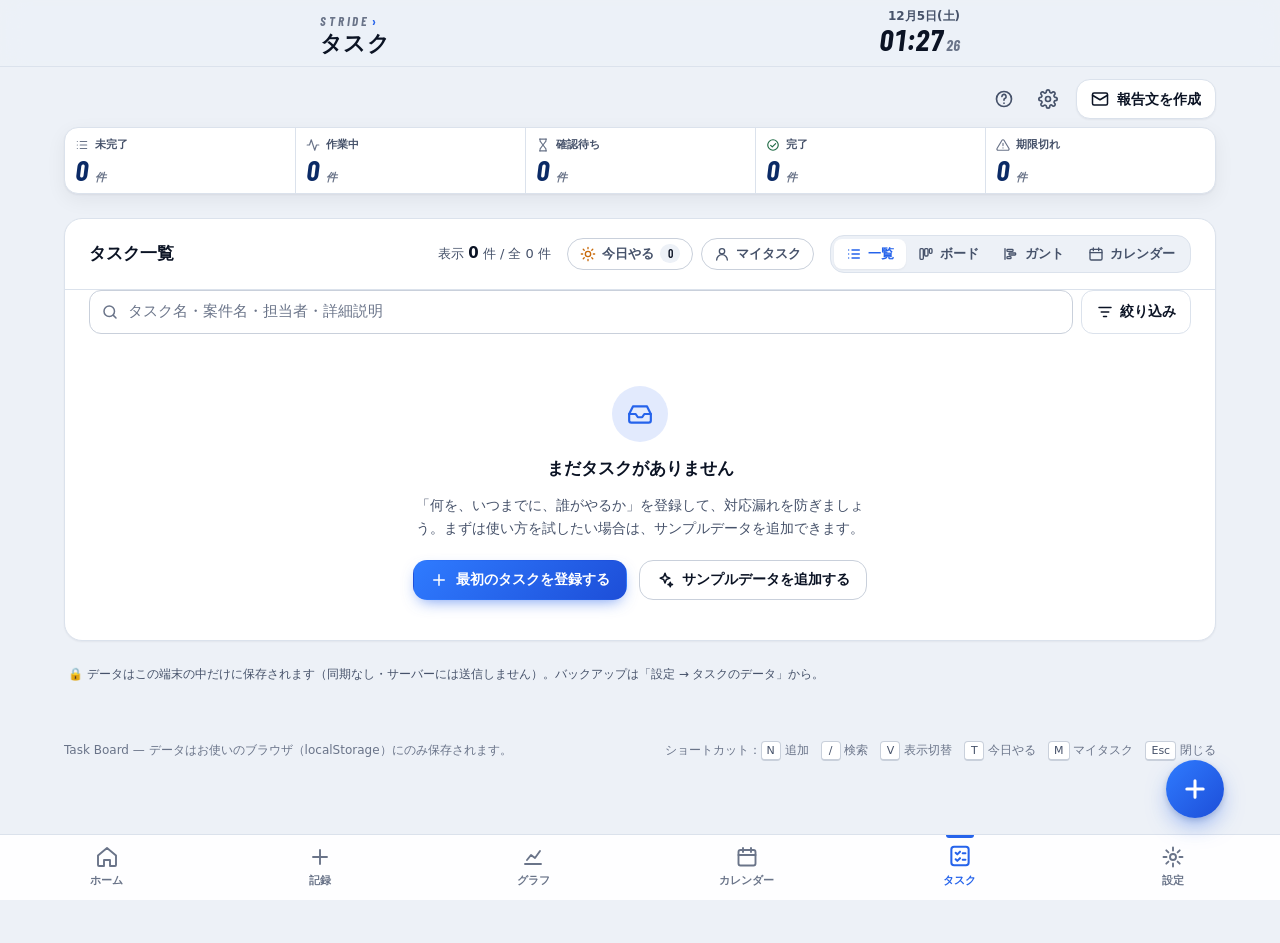
<file: tasks/index.html>
<!doctype html>
<html lang="ja" class="in-stride">
<head>
  <meta charset="utf-8">
  <meta name="viewport" content="width=device-width, initial-scale=1, viewport-fit=cover">
  <meta name="description" content="何を、いつまでに、誰がやるかを見える化するタスク・案件の進捗管理ツール">
  <title>タスク | STRIDE</title>
  <!-- STRIDE（PWA）との連携。claude.ai 版では使われない -->
  <link rel="manifest" href="../manifest.json">
  <link rel="apple-touch-icon" href="../icons/apple-touch-icon.png">
  <meta name="apple-mobile-web-app-capable" content="yes">
  <meta name="apple-mobile-web-app-title" content="STRIDE">
  <meta name="theme-color" content="#0b2a66">
  <link rel="icon" href="data:image/svg+xml,%3Csvg xmlns='http://www.w3.org/2000/svg' viewBox='0 0 32 32'%3E%3Crect width='32' height='32' rx='8' fill='%232f5fa7'/%3E%3Cpath d='M9 16.5l4.5 4.5L23 11.5' fill='none' stroke='white' stroke-width='3' stroke-linecap='round' stroke-linejoin='round'/%3E%3C/svg%3E">
  <script src="../js/lock.js"></script>
  <link rel="stylesheet" href="style.css">
  <link rel="stylesheet" href="stride-bridge.css">
</head>
<body>
  <a class="skip-link" href="#task-list-section">タスク一覧へ移動</a>

  <!-- 1. ヘッダー -->
  <header class="app-header">
    <div class="container header-inner">
      <div class="brand">
        <span class="brand-mark" aria-hidden="true">
          <svg viewBox="0 0 24 24" class="icon"><rect x="3" y="3" width="7" height="7" rx="1.5"/><rect x="14" y="3" width="7" height="7" rx="1.5"/><rect x="3" y="14" width="7" height="7" rx="1.5"/><path d="m14.5 17.5 2 2 4-4"/></svg>
        </span>
        <div>
          <h1 class="brand-title">Task Board</h1>
          <p class="brand-desc">何を、いつまでに、誰がやるかをひとつの画面で。対応漏れを防ぐタスク・案件管理ツールです。</p>
        </div>
      </div>
      <div class="header-actions">
        <p class="today-label" id="today-label"></p>
        <button type="button" class="sync-status" id="sync-status" hidden aria-live="polite"></button>
        <div class="header-tools">
          <a class="icon-btn header-icon" href="manual.html" target="_blank" rel="noopener" aria-label="使い方マニュアルを開く（新しいタブ）" title="使い方マニュアル">
            <svg viewBox="0 0 24 24" class="icon" aria-hidden="true"><circle cx="12" cy="12" r="9"/><path d="M9.5 9a2.5 2.5 0 1 1 3.5 2.3c-.6.3-1 .9-1 1.6v.6M12 17h.01"/></svg>
          </a>
          <button type="button" class="icon-btn header-icon" id="settings-btn" aria-label="設定（自分の名前・自動化ルール）" title="設定">
            <svg viewBox="0 0 24 24" class="icon" aria-hidden="true"><circle cx="12" cy="12" r="3"/><path d="M19.4 15a1.7 1.7 0 0 0 .3 1.8l.1.1a2 2 0 1 1-2.8 2.8l-.1-.1a1.7 1.7 0 0 0-1.8-.3 1.7 1.7 0 0 0-1 1.5V21a2 2 0 1 1-4 0v-.1a1.7 1.7 0 0 0-1.1-1.5 1.7 1.7 0 0 0-1.8.3l-.1.1a2 2 0 1 1-2.8-2.8l.1-.1a1.7 1.7 0 0 0 .3-1.8 1.7 1.7 0 0 0-1.5-1H3a2 2 0 1 1 0-4h.1a1.7 1.7 0 0 0 1.5-1.1 1.7 1.7 0 0 0-.3-1.8l-.1-.1a2 2 0 1 1 2.8-2.8l.1.1a1.7 1.7 0 0 0 1.8.3H9a1.7 1.7 0 0 0 1-1.5V3a2 2 0 1 1 4 0v.1a1.7 1.7 0 0 0 1 1.5 1.7 1.7 0 0 0 1.8-.3l.1-.1a2 2 0 1 1 2.8 2.8l-.1.1a1.7 1.7 0 0 0-.3 1.8V9a1.7 1.7 0 0 0 1.5 1H21a2 2 0 1 1 0 4h-.1a1.7 1.7 0 0 0-1.5 1z"/></svg>
          </button>
        </div>
        <button type="button" class="btn btn-lg" id="report-btn" title="Outlook・Webex・Teams 向けの状況報告を作成します">
          <svg viewBox="0 0 24 24" class="icon" aria-hidden="true"><rect x="2" y="4" width="20" height="16" rx="2"/><path d="m22 7-10 6L2 7"/></svg>
          報告文を作成
        </button>
        <button type="button" class="btn btn-primary btn-lg" id="add-task-btn" title="ショートカット：N">＋ タスクを追加</button>
      </div>
    </div>
  </header>

  <!-- 保存エラーなどの重要なお知らせ -->
  <div class="container" id="storage-alert" hidden>
    <div class="alert" role="alert">
      <svg viewBox="0 0 24 24" class="icon alert-icon" aria-hidden="true"><path d="M10.3 3.9 1.8 18a2 2 0 0 0 1.7 3h17a2 2 0 0 0 1.7-3L13.7 3.9a2 2 0 0 0-3.4 0z"/><path d="M12 9v4M12 17h.01"/></svg>
      <p class="alert-text" id="storage-alert-text"></p>
      <div class="alert-actions">
        <button type="button" class="btn btn-sm" id="storage-alert-export">JSONをエクスポート</button>
        <button type="button" class="icon-btn" id="storage-alert-close" aria-label="お知らせを閉じる">
          <svg viewBox="0 0 24 24" class="icon" aria-hidden="true"><path d="M18 6 6 18M6 6l12 12"/></svg>
        </button>
      </div>
    </div>
  </div>

  <main class="container main">
    <!-- 2. サマリーカード（全データが対象） -->
    <section class="summary" aria-labelledby="summary-heading">
      <h2 id="summary-heading" class="visually-hidden">サマリー（全タスク）</h2>
      <div class="summary-grid">
        <button type="button" class="summary-card" data-summary="open" aria-pressed="false" title="クリックすると未完了のタスクで絞り込みます">
          <span class="summary-icon" aria-hidden="true"><svg viewBox="0 0 24 24" class="icon"><path d="M9 6h11M9 12h11M9 18h11"/><path d="M4 6h.01M4 12h.01M4 18h.01"/></svg></span>
          <span class="summary-label">未完了</span>
          <span class="summary-value"><span data-summary-value="open">0</span><small>件</small></span>
        </button>
        <button type="button" class="summary-card" data-summary="doing" aria-pressed="false" title="クリックすると作業中のタスクで絞り込みます">
          <span class="summary-icon" aria-hidden="true"><svg viewBox="0 0 24 24" class="icon"><path d="M22 12h-4l-3 9L9 3l-3 9H2"/></svg></span>
          <span class="summary-label">作業中</span>
          <span class="summary-value"><span data-summary-value="doing">0</span><small>件</small></span>
        </button>
        <button type="button" class="summary-card" data-summary="review" aria-pressed="false" title="クリックすると確認待ちのタスクで絞り込みます">
          <span class="summary-icon" aria-hidden="true"><svg viewBox="0 0 24 24" class="icon"><path d="M6 2h12M6 22h12"/><path d="M7 2v3.5L12 12l5-6.5V2"/><path d="M7 22v-3.5L12 12l5 6.5V22"/></svg></span>
          <span class="summary-label">確認待ち</span>
          <span class="summary-value"><span data-summary-value="review">0</span><small>件</small></span>
        </button>
        <button type="button" class="summary-card summary-card-danger" data-summary="overdue" aria-pressed="false" title="クリックすると期限切れのタスクで絞り込みます">
          <span class="summary-icon" aria-hidden="true"><svg viewBox="0 0 24 24" class="icon"><path d="M10.3 3.9 1.8 18a2 2 0 0 0 1.7 3h17a2 2 0 0 0 1.7-3L13.7 3.9a2 2 0 0 0-3.4 0z"/><path d="M12 9v4M12 17h.01"/></svg></span>
          <span class="summary-label">期限切れ</span>
          <span class="summary-value"><span data-summary-value="overdue">0</span><small>件</small></span>
        </button>
      </div>
    </section>

    <!-- 3. 検索・絞り込み -->
    <section class="panel filters" aria-labelledby="filter-heading">
      <div class="panel-head">
        <h2 id="filter-heading" class="panel-title">検索・絞り込み</h2>
        <button type="button" class="btn btn-ghost btn-sm" id="clear-filters" disabled>
          <svg viewBox="0 0 24 24" class="icon" aria-hidden="true"><path d="M3 12a9 9 0 1 0 2.6-6.4L3 8"/><path d="M3 3v5h5"/></svg>
          <span id="clear-filters-label">条件をクリア</span>
        </button>
      </div>
      <div class="filter-grid">
        <div class="field filter-keyword">
          <label for="filter-keyword" class="field-label">キーワード</label>
          <div class="input-with-icon">
            <svg viewBox="0 0 24 24" class="icon" aria-hidden="true"><circle cx="11" cy="11" r="7"/><path d="m20 20-3.5-3.5"/></svg>
            <input type="search" id="filter-keyword" class="input" placeholder="タスク名・案件名・担当者・詳細説明" autocomplete="off">
          </div>
        </div>
        <div class="field">
          <label for="filter-status" class="field-label">状態</label>
          <select id="filter-status" class="select">
            <option value="all">すべて</option>
            <option value="open">未完了（完了以外）</option>
            <option value="todo">未着手</option>
            <option value="doing">作業中</option>
            <option value="review">確認待ち</option>
            <option value="done">完了</option>
          </select>
        </div>
        <div class="field">
          <label for="filter-priority" class="field-label">優先度</label>
          <select id="filter-priority" class="select">
            <option value="all">すべて</option>
            <option value="high">高</option>
            <option value="medium">中</option>
            <option value="low">低</option>
          </select>
        </div>
        <div class="field">
          <label for="filter-assignee" class="field-label">担当者</label>
          <select id="filter-assignee" class="select">
            <option value="all">すべて</option>
          </select>
        </div>
        <div class="field">
          <label for="filter-tag" class="field-label">タグ</label>
          <select id="filter-tag" class="select">
            <option value="all">すべて</option>
          </select>
        </div>
        <div class="field">
          <label for="filter-due" class="field-label">期限</label>
          <select id="filter-due" class="select">
            <option value="all">すべて</option>
            <option value="overdue">期限切れ</option>
            <option value="today">本日期限</option>
            <option value="week">今後7日間</option>
            <option value="myday">今日やる（☀・本日期限）</option>
          </select>
        </div>
        <div class="field">
          <label for="filter-sort" class="field-label">並び替え</label>
          <select id="filter-sort" class="select">
            <option value="due">期限が近い順</option>
            <option value="updated">更新が新しい順</option>
            <option value="priority">優先度が高い順</option>
          </select>
        </div>
      </div>
    </section>

    <!-- 4. タスク一覧 -->
    <section class="panel list-panel" id="task-list-section" aria-labelledby="list-heading" tabindex="-1">
      <div class="panel-head">
        <h2 id="list-heading" class="panel-title">タスク一覧</h2>
        <div class="list-tools">
          <p class="result-count" id="result-count" aria-live="polite"></p>
          <div class="quick-filters" role="group" aria-label="すばやく絞り込む">
            <button type="button" class="quick-btn" id="myday-btn" aria-pressed="false" title="☀ を付けたタスクと本日期限のタスク（ショートカット：T）">
              <svg viewBox="0 0 24 24" class="icon" aria-hidden="true"><circle cx="12" cy="12" r="4"/><path d="M12 2v2M12 20v2M4.9 4.9l1.4 1.4M17.7 17.7l1.4 1.4M2 12h2M20 12h2M4.9 19.1l1.4-1.4M17.7 6.3l1.4-1.4"/></svg>
              今日やる <span class="quick-count" id="myday-count">0</span>
            </button>
            <button type="button" class="quick-btn" id="mytasks-btn" aria-pressed="false" title="自分が担当のタスクだけを表示（ショートカット：M）">
              <svg viewBox="0 0 24 24" class="icon" aria-hidden="true"><circle cx="12" cy="8" r="4"/><path d="M4 21a8 8 0 0 1 16 0"/></svg>
              マイタスク
            </button>
          </div>
          <div class="view-toggle" role="group" aria-label="表示の切替（ショートカット：V）">
            <button type="button" class="view-btn" data-view="list" aria-pressed="true">
              <svg viewBox="0 0 24 24" class="icon" aria-hidden="true"><path d="M9 6h11M9 12h11M9 18h11"/><path d="M4 6h.01M4 12h.01M4 18h.01"/></svg>
              一覧
            </button>
            <button type="button" class="view-btn" data-view="board" aria-pressed="false">
              <svg viewBox="0 0 24 24" class="icon" aria-hidden="true"><rect x="3" y="4" width="5" height="16" rx="1.5"/><rect x="10" y="4" width="5" height="11" rx="1.5"/><rect x="17" y="4" width="4" height="7" rx="1.5"/></svg>
              ボード
            </button>
            <button type="button" class="view-btn" data-view="gantt" aria-pressed="false">
              <svg viewBox="0 0 24 24" class="icon" aria-hidden="true"><path d="M3 4v16"/><rect x="6" y="5" width="9" height="3" rx="1"/><rect x="9" y="10.5" width="10" height="3" rx="1"/><rect x="6" y="16" width="6" height="3" rx="1"/></svg>
              ガント
            </button>
            <button type="button" class="view-btn" data-view="calendar" aria-pressed="false">
              <svg viewBox="0 0 24 24" class="icon" aria-hidden="true"><rect x="3" y="5" width="18" height="16" rx="2"/><path d="M16 3v4M8 3v4M3 10h18"/></svg>
              カレンダー
            </button>
          </div>
        </div>
      </div>
      <div id="task-list"></div>
    </section>

    <!-- 5. バックアップ・補助操作 -->
    <section class="panel backup" aria-labelledby="backup-heading">
      <div class="backup-text">
        <h2 id="backup-heading" class="panel-title">バックアップ・補助操作</h2>
        <p class="storage-note">データはこのブラウザ内に保存されます。別の端末とは共有されません。定期的にバックアップしてください。</p>
        <p class="storage-note">CSV と予定表（.ics）は、一覧に表示中のタスクが対象です（.ics は未完了のみ）。</p>
      </div>
      <div class="backup-actions">
        <button type="button" class="btn" id="export-btn">
          <svg viewBox="0 0 24 24" class="icon" aria-hidden="true"><path d="M12 3v12"/><path d="m7 10 5 5 5-5"/><path d="M5 21h14"/></svg>
          JSONをエクスポート
        </button>
        <button type="button" class="btn" id="import-btn">
          <svg viewBox="0 0 24 24" class="icon" aria-hidden="true"><path d="M12 21V9"/><path d="m7 14 5-5 5 5"/><path d="M5 3h14"/></svg>
          JSONからインポート
        </button>
        <button type="button" class="btn" id="csv-btn" title="Excel で開ける CSV ファイルに書き出します">
          <svg viewBox="0 0 24 24" class="icon" aria-hidden="true"><path d="M14 3H6a2 2 0 0 0-2 2v14a2 2 0 0 0 2 2h12a2 2 0 0 0 2-2V9z"/><path d="M14 3v6h6M8 13h8M8 17h8"/></svg>
          CSV（Excel）
        </button>
        <button type="button" class="btn" id="ics-btn" title="期限を Outlook などの予定表に取り込めるファイルに書き出します">
          <svg viewBox="0 0 24 24" class="icon" aria-hidden="true"><rect x="3" y="5" width="18" height="16" rx="2"/><path d="M16 3v4M8 3v4M3 10h18"/></svg>
          予定表（.ics）
        </button>
        <button type="button" class="btn" id="template-btn" title="保存したテンプレートの確認・削除">
          <svg viewBox="0 0 24 24" class="icon" aria-hidden="true"><path d="m12 2 10 5-10 5L2 7z"/><path d="m2 17 10 5 10-5"/><path d="m2 12 10 5 10-5"/></svg>
          テンプレート
        </button>
        <button type="button" class="btn btn-ghost" id="sample-btn">
          <svg viewBox="0 0 24 24" class="icon" aria-hidden="true"><path d="M12 3l1.8 4.7 4.7 1.8-4.7 1.8L12 16l-1.8-4.7-4.7-1.8 4.7-1.8z"/><path d="M19 15l.8 2.2 2.2.8-2.2.8L19 21l-.8-2.2-2.2-.8 2.2-.8z"/></svg>
          サンプルデータを追加
        </button>
        <input type="file" id="import-file" accept="application/json,.json" hidden>
      </div>
    </section>
  </main>

  <footer class="app-footer">
    <div class="container footer-inner">
      <span>Task Board — データはお使いのブラウザ（localStorage）にのみ保存されます。</span>
      <span class="shortcuts">ショートカット：<kbd>N</kbd> 追加　<kbd>/</kbd> 検索　<kbd>V</kbd> 表示切替　<kbd>T</kbd> 今日やる　<kbd>M</kbd> マイタスク　<kbd>Esc</kbd> 閉じる</span>
    </div>
  </footer>

  <!-- タスクの登録・編集フォーム -->
  <dialog id="task-dialog" class="modal" aria-labelledby="task-dialog-title">
    <form id="task-form" class="modal-inner" novalidate>
      <header class="modal-head">
        <h2 id="task-dialog-title" class="modal-title">タスクを追加</h2>
        <button type="button" class="icon-btn" data-dialog-close aria-label="閉じる">
          <svg viewBox="0 0 24 24" class="icon" aria-hidden="true"><path d="M18 6 6 18M6 6l12 12"/></svg>
        </button>
      </header>
      <div class="modal-body">
        <div class="field ai-box" id="ai-field" hidden>
          <label for="ai-input" class="field-label">Claude で入力 <span class="opt-mark">文章から項目を埋めます</span></label>
          <textarea id="ai-input" class="textarea" rows="2" placeholder="例：来週火曜までにA社の見積書を作る。担当は佐藤さん。急ぎ"></textarea>
          <div class="ai-actions">
            <button type="button" class="btn btn-sm btn-ai" id="ai-run">Claude で入力</button>
            <span class="hint" id="ai-status" role="status"></span>
          </div>
        </div>
        <div class="field template-field" id="template-field" hidden>
          <label for="f-template" class="field-label">テンプレートから入力 <span class="opt-mark">任意</span></label>
          <select id="f-template" class="select">
            <option value="">使わない</option>
          </select>
        </div>
        <p class="form-note"><span class="req-mark">必須</span> の項目は入力が必要です。</p>
        <p class="form-info" id="duplicate-note" hidden></p>

        <div class="field" data-field="title">
          <label for="f-title" class="field-label">タスク名 <span class="req-mark">必須</span></label>
          <input type="text" id="f-title" name="title" class="input" maxlength="200" required aria-describedby="err-title" autocomplete="off">
          <p class="field-error" id="err-title" hidden></p>
        </div>

        <div class="form-row">
          <div class="field" data-field="project">
            <label for="f-project" class="field-label">案件名 <span class="opt-mark">任意</span></label>
            <input type="text" id="f-project" name="project" class="input" maxlength="100" list="project-options" aria-describedby="err-project" autocomplete="off" placeholder="例：A社 ネットワーク更改">
            <p class="field-error" id="err-project" hidden></p>
          </div>
          <div class="field" data-field="assignee">
            <label for="f-assignee" class="field-label">担当者 <span class="req-mark">必須</span></label>
            <input type="text" id="f-assignee" name="assignee" class="input" maxlength="50" list="assignee-options" required aria-describedby="err-assignee" autocomplete="off" placeholder="例：自分">
            <p class="field-error" id="err-assignee" hidden></p>
          </div>
        </div>

        <div class="form-row">
          <div class="field" data-field="startDate">
            <label for="f-startDate" class="field-label">開始日 <span class="opt-mark">任意</span></label>
            <input type="date" id="f-startDate" name="startDate" class="input" aria-describedby="err-startDate hint-startDate">
            <p class="hint" id="hint-startDate">入れるとガントチャートに期間で表示します</p>
            <p class="field-error" id="err-startDate" hidden></p>
          </div>
          <div class="field" data-field="due">
            <label for="f-due" class="field-label">期限 <span class="req-mark">必須</span></label>
            <input type="date" id="f-due" name="due" class="input" required aria-describedby="err-due">
            <p class="field-error" id="err-due" hidden></p>
          </div>
        </div>

        <div class="form-row">
          <div class="field" data-field="status">
            <label for="f-status" class="field-label">状態</label>
            <select id="f-status" name="status" class="select" aria-describedby="err-status">
              <option value="todo">未着手</option>
              <option value="doing">作業中</option>
              <option value="review">確認待ち</option>
              <option value="done">完了</option>
            </select>
            <p class="field-error" id="err-status" hidden></p>
          </div>
          <div class="field" data-field="recurrence">
            <label for="f-recurrence" class="field-label">繰り返し</label>
            <select id="f-recurrence" name="recurrence" class="select" aria-describedby="err-recurrence hint-recurrence">
              <option value="none">なし</option>
              <option value="daily">毎日</option>
              <option value="weekdays">平日（月〜金）</option>
              <option value="weekly">毎週</option>
              <option value="monthly">毎月</option>
            </select>
            <p class="hint" id="hint-recurrence">完了にすると、次回分を自動で作ります</p>
            <p class="field-error" id="err-recurrence" hidden></p>
          </div>
        </div>

        <fieldset class="field" data-field="priority" aria-describedby="err-priority">
          <legend class="field-label">優先度</legend>
          <div class="segmented">
            <label class="segment segment-high"><input type="radio" name="priority" value="high"><span>高</span></label>
            <label class="segment segment-medium"><input type="radio" name="priority" value="medium"><span>中</span></label>
            <label class="segment segment-low"><input type="radio" name="priority" value="low"><span>低</span></label>
          </div>
          <p class="field-error" id="err-priority" hidden></p>
        </fieldset>

        <div class="field" data-field="dependsOn">
          <label for="f-dependsOn" class="field-label">先行タスク <span class="opt-mark">任意</span></label>
          <select id="f-dependsOn" name="dependsOn" class="select" aria-describedby="err-dependsOn hint-dependsOn">
            <option value="">（なし）</option>
          </select>
          <p class="hint" id="hint-dependsOn">このタスクの前に終わらせる必要があるタスク。終わるまで「待ち」と表示します</p>
          <p class="field-error" id="err-dependsOn" hidden></p>
        </div>

        <div class="form-row">
          <div class="field" data-field="estimateHours">
            <label for="f-estimateHours" class="field-label">予定時間（時間） <span class="opt-mark">任意</span></label>
            <input type="number" id="f-estimateHours" name="estimateHours" class="input" min="0" max="9999" step="0.25" inputmode="decimal" aria-describedby="err-estimateHours" placeholder="例：2.5">
            <p class="field-error" id="err-estimateHours" hidden></p>
          </div>
          <div class="field" data-field="actualHours">
            <label for="f-actualHours" class="field-label">実績時間（時間） <span class="opt-mark">任意</span></label>
            <input type="number" id="f-actualHours" name="actualHours" class="input" min="0" max="9999" step="0.25" inputmode="decimal" aria-describedby="err-actualHours" placeholder="例：1">
            <p class="field-error" id="err-actualHours" hidden></p>
          </div>
        </div>

        <div class="field" data-field="tags">
          <label for="f-tags" class="field-label">タグ <span class="opt-mark">任意</span></label>
          <input type="text" id="f-tags" name="tags" class="input" autocomplete="off" aria-describedby="err-tags hint-tags" placeholder="例：手順書, レビュー">
          <p class="hint" id="hint-tags">カンマ（,）または読点（、）で区切ると複数付けられます（10個まで）</p>
          <p class="field-error" id="err-tags" hidden></p>
        </div>

        <div class="field" data-field="description">
          <label for="f-description" class="field-label">詳細説明 <span class="opt-mark">任意</span></label>
          <textarea id="f-description" name="description" class="textarea" rows="4" maxlength="5000" aria-describedby="err-description"></textarea>
          <p class="field-error" id="err-description" hidden></p>
        </div>
      </div>
      <footer class="modal-foot">
        <button type="button" class="btn" data-dialog-close>キャンセル</button>
        <button type="submit" class="btn btn-primary" id="task-submit">登録する</button>
      </footer>
    </form>
    <datalist id="project-options"></datalist>
    <datalist id="assignee-options"></datalist>
  </dialog>

  <!-- タスク詳細（サイドパネル） -->
  <dialog id="detail-dialog" class="drawer" aria-labelledby="detail-title">
    <div class="drawer-inner">
      <header class="drawer-head">
        <div class="drawer-head-text">
          <p class="eyebrow">タスク詳細</p>
          <h2 id="detail-title" class="drawer-title"></h2>
        </div>
        <button type="button" class="icon-btn" id="detail-close" aria-label="詳細を閉じる">
          <svg viewBox="0 0 24 24" class="icon" aria-hidden="true"><path d="M18 6 6 18M6 6l12 12"/></svg>
        </button>
      </header>
      <div class="drawer-body" id="detail-content"></div>
    </div>
  </dialog>

  <!-- 確認ダイアログ -->
  <dialog id="confirm-dialog" class="modal modal-sm" role="alertdialog" aria-labelledby="confirm-title" aria-describedby="confirm-message">
    <div class="modal-inner">
      <div class="modal-body confirm-body">
        <h2 id="confirm-title" class="modal-title"></h2>
        <p id="confirm-message" class="confirm-message"></p>
      </div>
      <footer class="modal-foot">
        <button type="button" class="btn" id="confirm-cancel">キャンセル</button>
        <button type="button" class="btn btn-primary" id="confirm-ok">OK</button>
      </footer>
    </div>
  </dialog>

  <!-- 報告文・共有（Outlook / Webex / Teams） -->
  <dialog id="share-dialog" class="modal" aria-labelledby="share-title">
    <div class="modal-inner">
      <header class="modal-head">
        <h2 id="share-title" class="modal-title">報告文を作成</h2>
        <button type="button" class="icon-btn" id="share-close" aria-label="閉じる">
          <svg viewBox="0 0 24 24" class="icon" aria-hidden="true"><path d="M18 6 6 18M6 6l12 12"/></svg>
        </button>
      </header>
      <div class="modal-body">
        <div class="share-options" id="share-options">
          <div class="field">
            <label for="share-type" class="field-label">報告の種類</label>
            <select id="share-type" class="select">
              <option value="status">状況報告（期限別）</option>
              <option value="plan">今日の予定（出社時）</option>
              <option value="done">今日の実績（退社時）</option>
            </select>
          </div>
          <div class="field">
            <label for="share-assignee" class="field-label">対象の担当者</label>
            <select id="share-assignee" class="select"></select>
          </div>
          <p class="hint share-options-hint">種類や担当者を変えると、文面を作り直します。「今日の予定」は ☀ 今日やると本日期限のタスク、「今日の実績」は今日完了・更新したタスクをまとめます。</p>
        </div>
        <div class="field">
          <label for="share-text" class="field-label">文面 <span class="opt-mark">送る前に編集できます</span></label>
          <textarea id="share-text" class="textarea share-text" rows="14" spellcheck="false"></textarea>
        </div>
        <p class="share-note">
          <svg viewBox="0 0 24 24" class="icon" aria-hidden="true"><circle cx="12" cy="12" r="9"/><path d="M12 11v5M12 8h.01"/></svg>
          <span>送信は Outlook・Webex・Teams 側でご自身が行います（このツールから自動送信はしません）。お客様名や IP アドレスなどが含まれる場合は、送り先に注意してください。</span>
        </p>
      </div>
      <footer class="modal-foot share-foot">
        <button type="button" class="btn" id="share-ics" hidden>
          <svg viewBox="0 0 24 24" class="icon" aria-hidden="true"><rect x="3" y="5" width="18" height="16" rx="2"/><path d="M16 3v4M8 3v4M3 10h18"/></svg>
          予定表（.ics）
        </button>
        <button type="button" class="btn" id="share-mail">
          <svg viewBox="0 0 24 24" class="icon" aria-hidden="true"><rect x="2" y="4" width="20" height="16" rx="2"/><path d="m22 7-10 6L2 7"/></svg>
          Outlook でメール作成
        </button>
        <button type="button" class="btn btn-primary" id="share-copy">
          <svg viewBox="0 0 24 24" class="icon" aria-hidden="true"><rect x="9" y="9" width="12" height="12" rx="2"/><path d="M5 15H4a1 1 0 0 1-1-1V4a1 1 0 0 1 1-1h10a1 1 0 0 1 1 1v1"/></svg>
          コピー（Webex / Teams 用）
        </button>
      </footer>
    </div>
  </dialog>

  <!-- テンプレート管理 -->
  <dialog id="template-dialog" class="modal" aria-labelledby="template-title">
    <div class="modal-inner">
      <header class="modal-head">
        <h2 id="template-title" class="modal-title">テンプレート</h2>
        <button type="button" class="icon-btn" id="template-close" aria-label="閉じる">
          <svg viewBox="0 0 24 24" class="icon" aria-hidden="true"><path d="M18 6 6 18M6 6l12 12"/></svg>
        </button>
      </header>
      <div class="modal-body">
        <p class="hint">テンプレートは、タスクの詳細パネルの「テンプレートに保存」で作り、「＋ タスクを追加」のフォームの一番上で呼び出します。</p>
        <div id="template-list"></div>
      </div>
    </div>
  </dialog>

  <!-- 入力ダイアログ（テンプレート名など） -->
  <dialog id="prompt-dialog" class="modal modal-sm" aria-labelledby="prompt-title">
    <form id="prompt-form" class="modal-inner" novalidate>
      <div class="modal-body confirm-body">
        <h2 id="prompt-title" class="modal-title"></h2>
        <div class="field">
          <label for="prompt-input" class="field-label" id="prompt-label"></label>
          <input type="text" id="prompt-input" class="input" autocomplete="off" aria-describedby="prompt-error">
          <p class="field-error" id="prompt-error" hidden></p>
        </div>
      </div>
      <footer class="modal-foot">
        <button type="button" class="btn" id="prompt-cancel">キャンセル</button>
        <button type="submit" class="btn btn-primary" id="prompt-ok">保存する</button>
      </footer>
    </form>
  </dialog>

  <!-- 設定 -->
  <dialog id="settings-dialog" class="modal" aria-labelledby="settings-title">
    <form id="settings-form" class="modal-inner" novalidate>
      <header class="modal-head">
        <h2 id="settings-title" class="modal-title">設定</h2>
      </header>
      <div class="modal-body">
        <div class="field">
          <label for="settings-name" class="field-label">自分の名前（マイタスク用）</label>
          <input type="text" id="settings-name" class="input" maxlength="50" autocomplete="off" aria-describedby="settings-name-hint" placeholder="例：自分">
          <p class="hint" id="settings-name-hint">担当者がこの名前のタスクを「マイタスク」で表示します。担当者欄と同じ書き方で入力してください。</p>
        </div>
        <fieldset class="field">
          <legend class="field-label">自動化ルール</legend>
          <div class="rule-list" id="settings-rules"></div>
        </fieldset>
      </div>
      <footer class="modal-foot">
        <button type="button" class="btn" id="settings-cancel">キャンセル</button>
        <button type="submit" class="btn btn-primary">設定を保存</button>
      </footer>
    </form>
  </dialog>

  <div class="toast-region" id="toast-region" aria-live="polite"></div>

  <!-- claude.ai で開いたときだけ同期する（ローカルで開いたときは何もしない） -->
  <script src="cloud-sync.js"></script>
  <script src="app.js"></script>
  <script src="stride-bridge.js"></script>
</body>
</html>
</file>
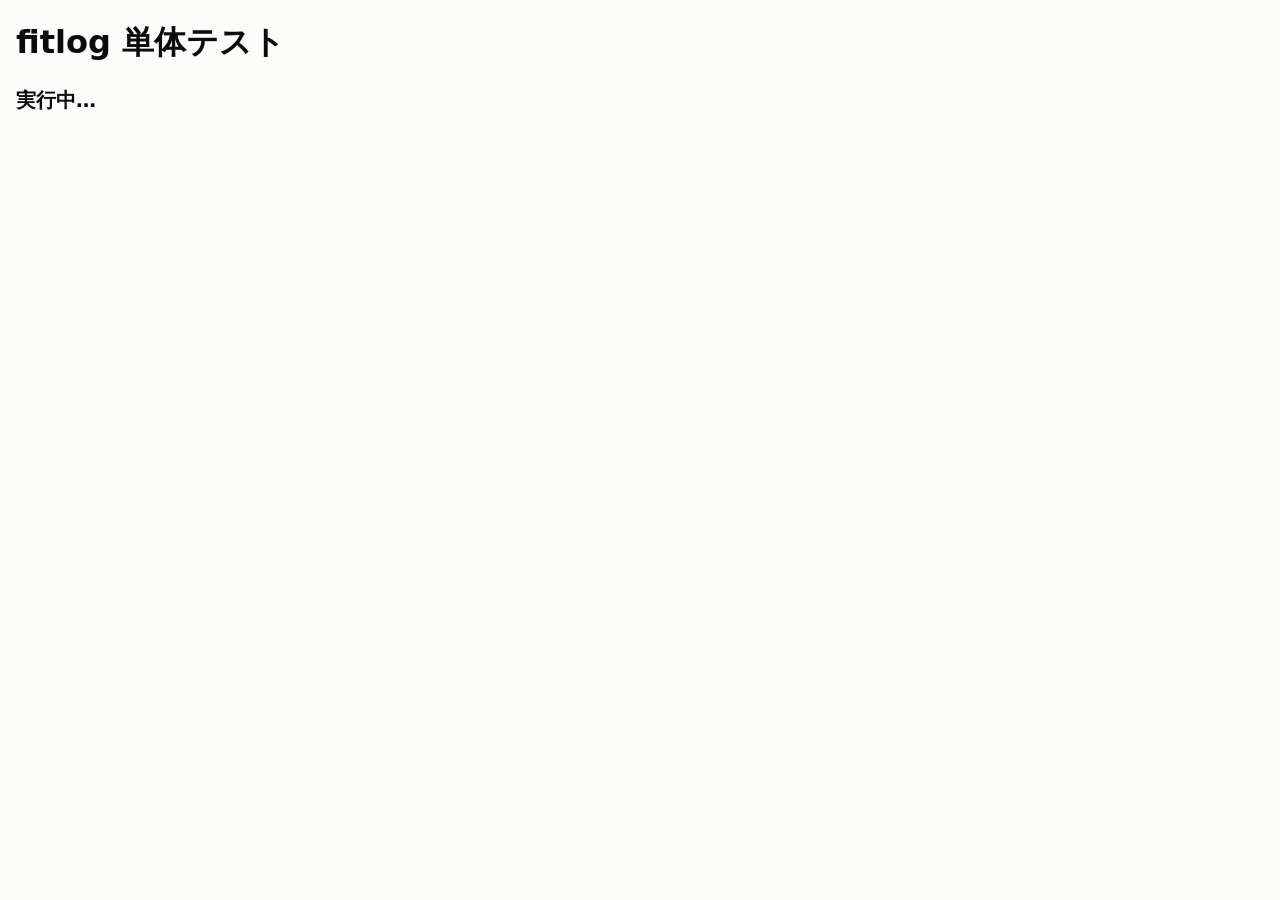
<file: tests/index.html>
<!doctype html>
<html lang="ja">
<head>
  <meta charset="utf-8">
  <meta name="viewport" content="width=device-width, initial-scale=1">
  <title>fitlog テスト</title>
  <style>
    body { font-family: system-ui, sans-serif; margin: 16px; background: #fcfcfb; color: #0b0b0b; }
    .pass { color: #1c5cab; } .fail { color: #c93a39; font-weight: 700; }
    #summary { font-size: 20px; font-weight: 700; }
    li { margin: 2px 0; }
  </style>
</head>
<body>
  <h1>fitlog 単体テスト</h1>
  <p id="summary">実行中…</p>
  <ul id="results"></ul>
  <script type="module" src="./run.js"></script>
</body>
</html>
</file>
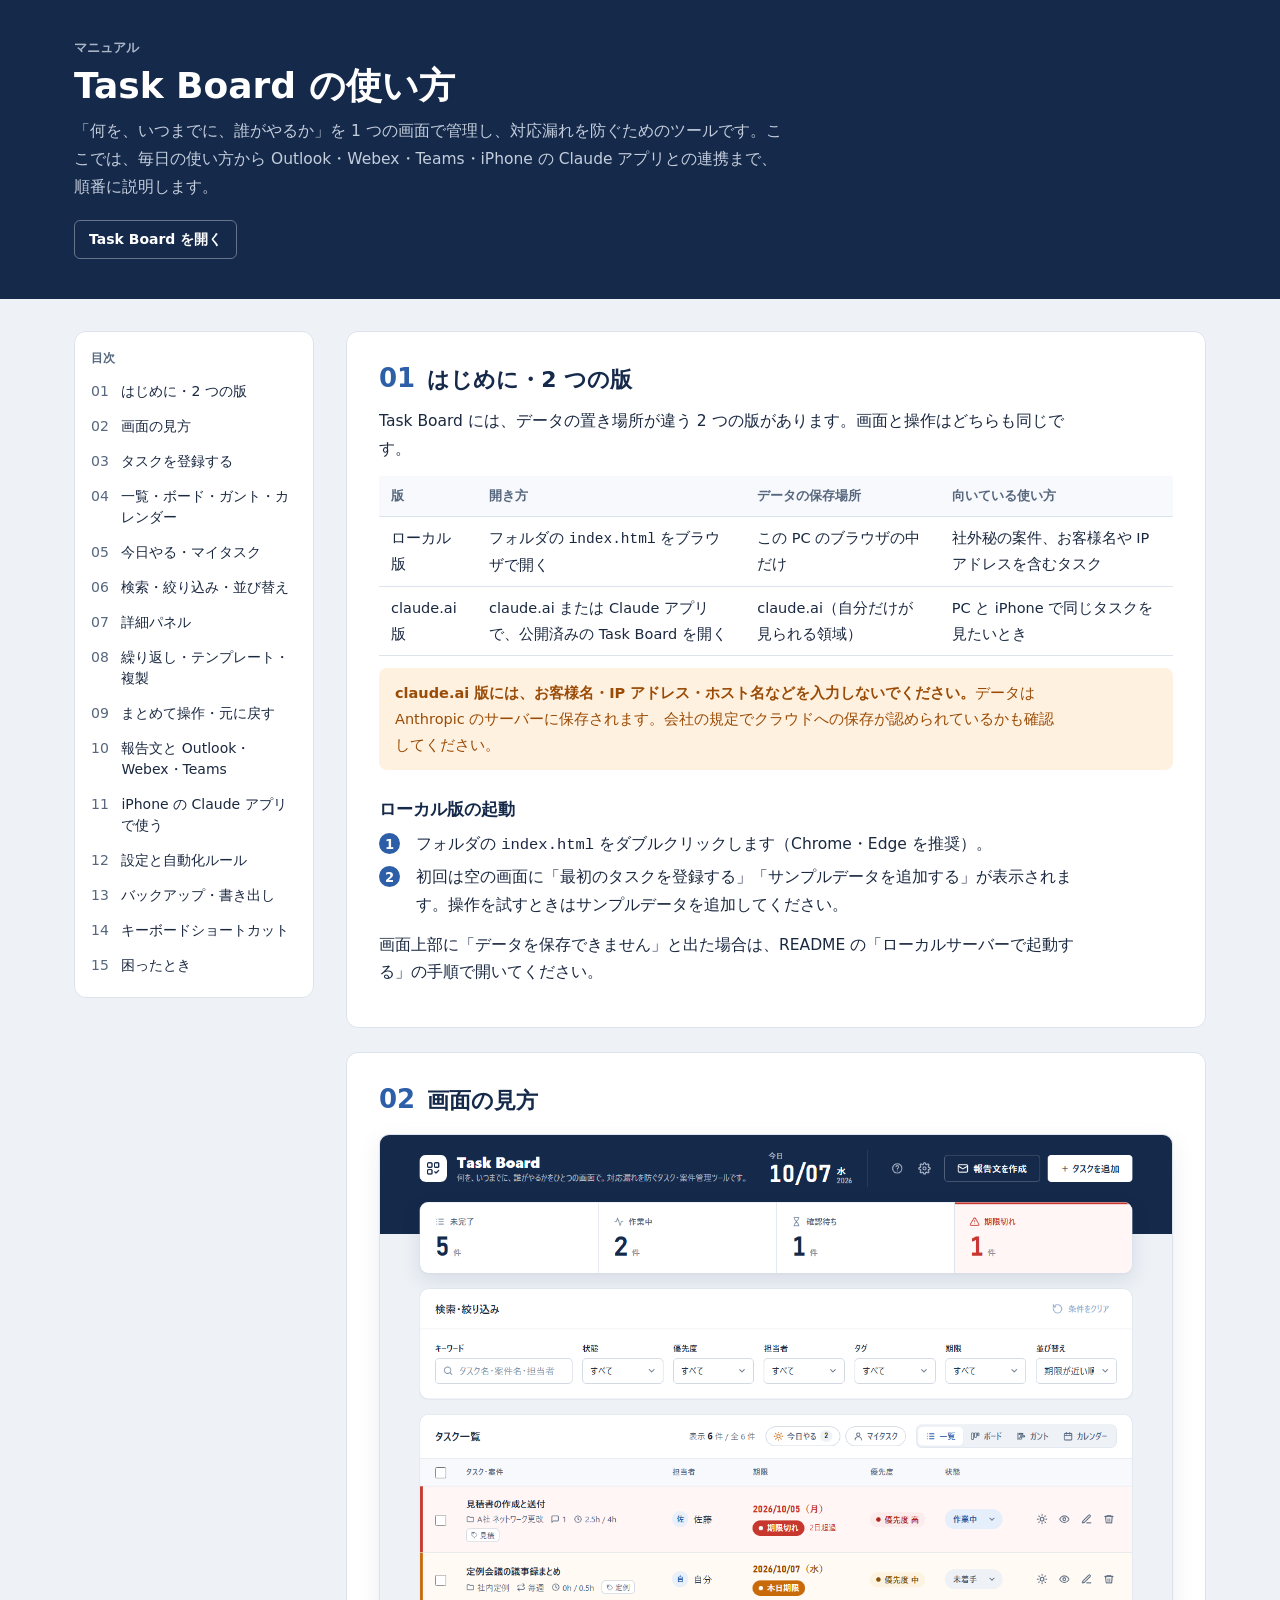
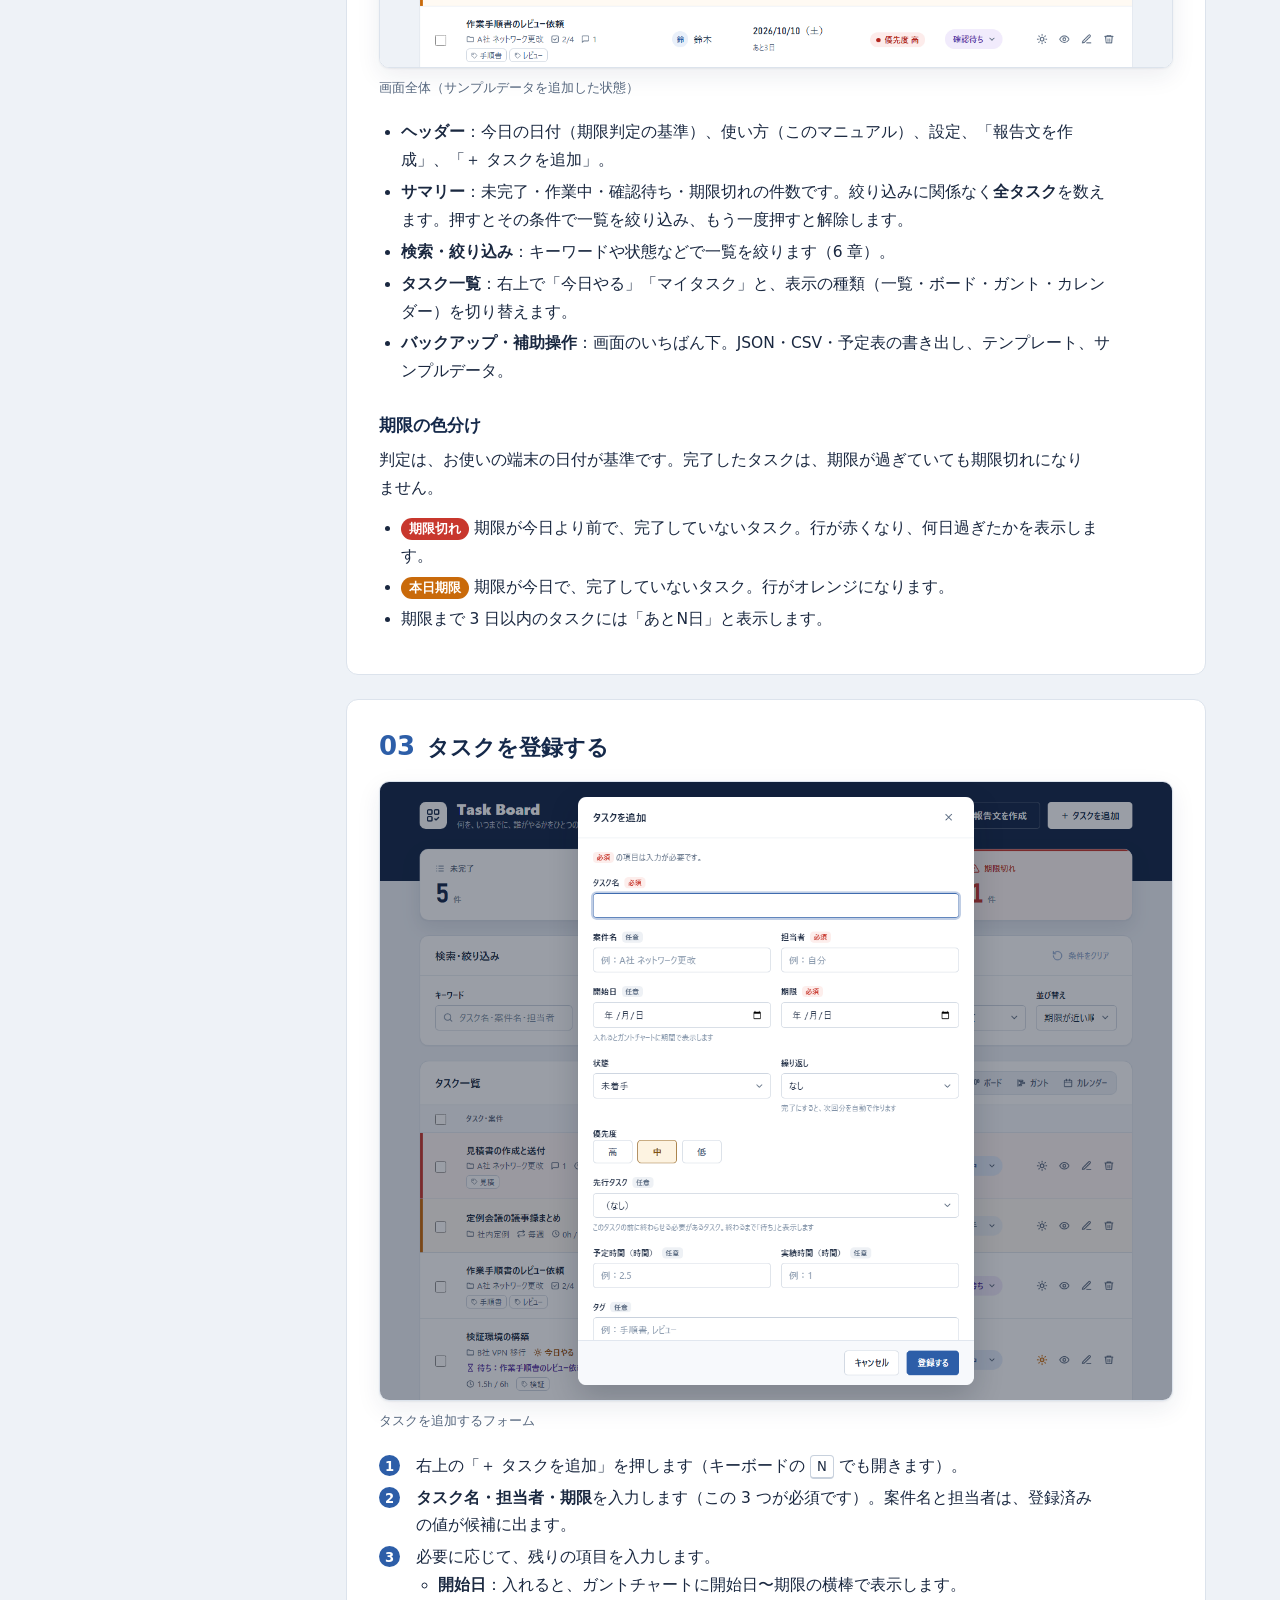
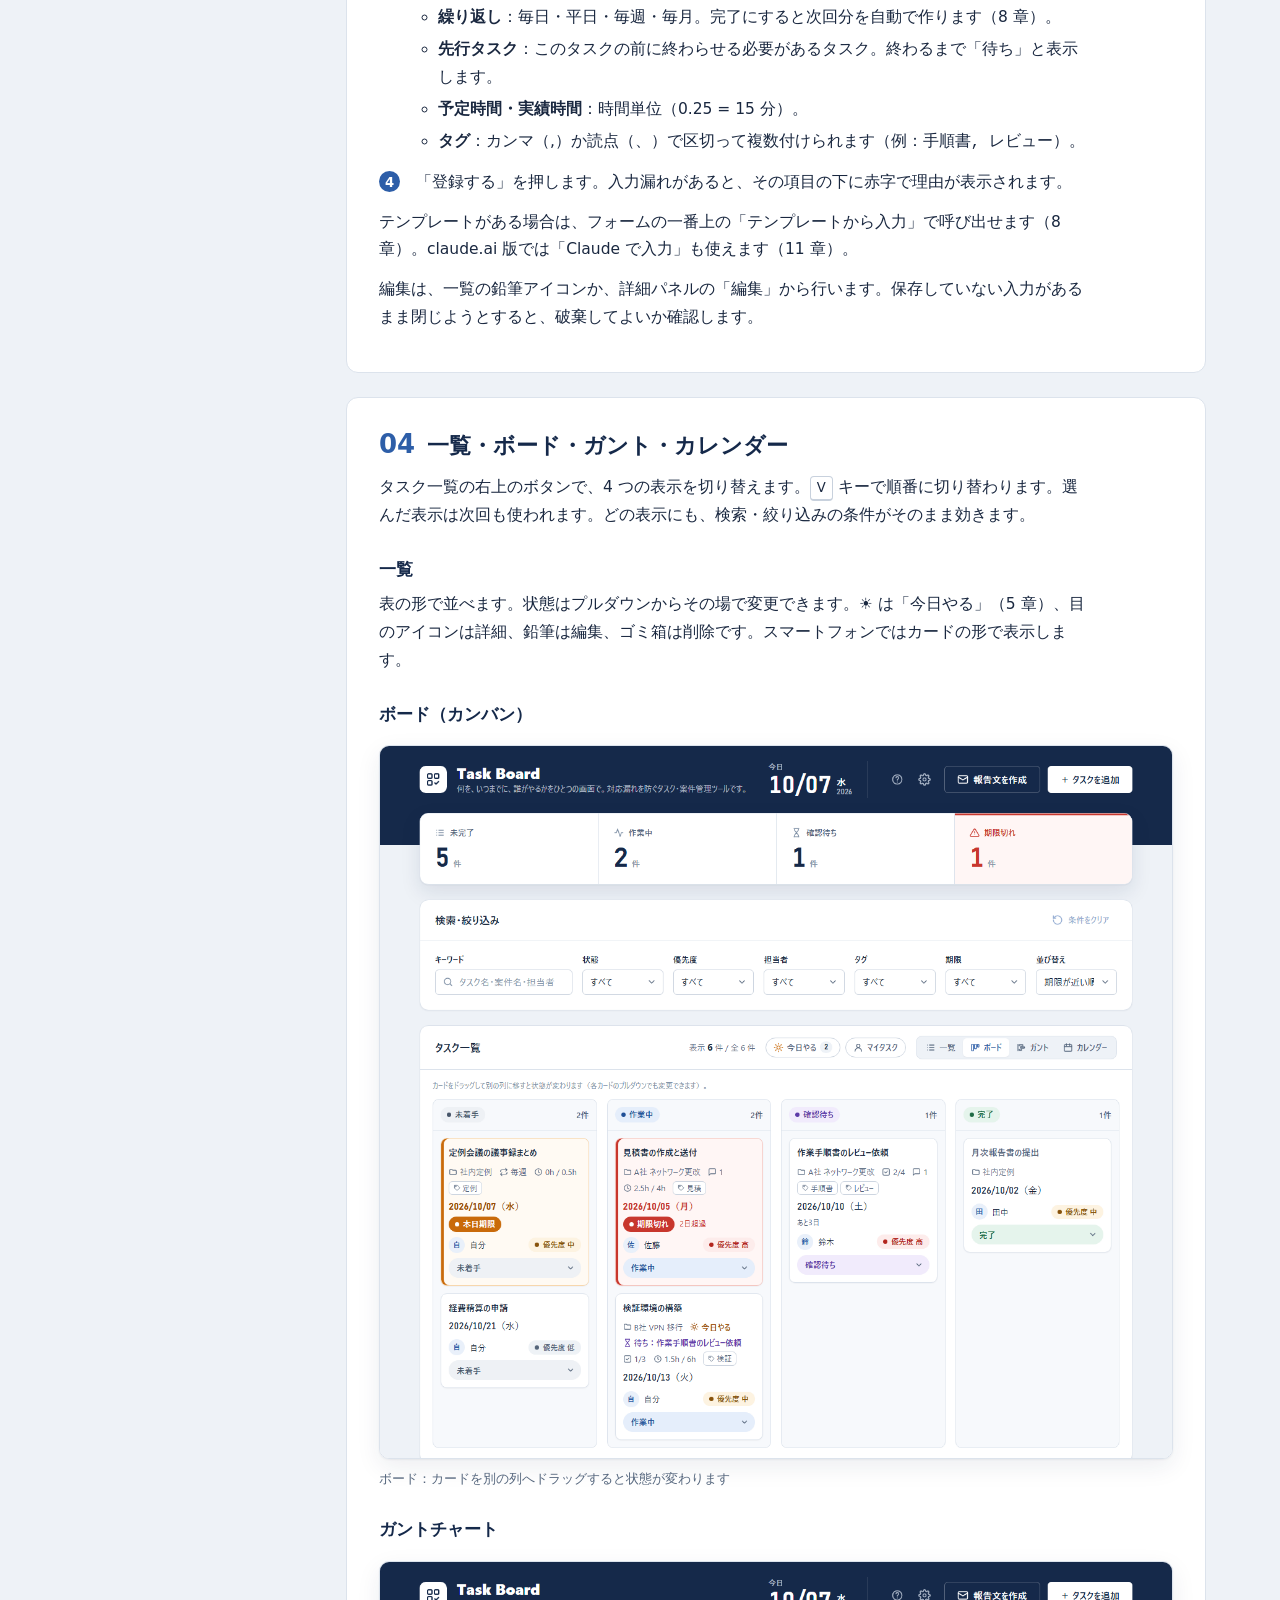
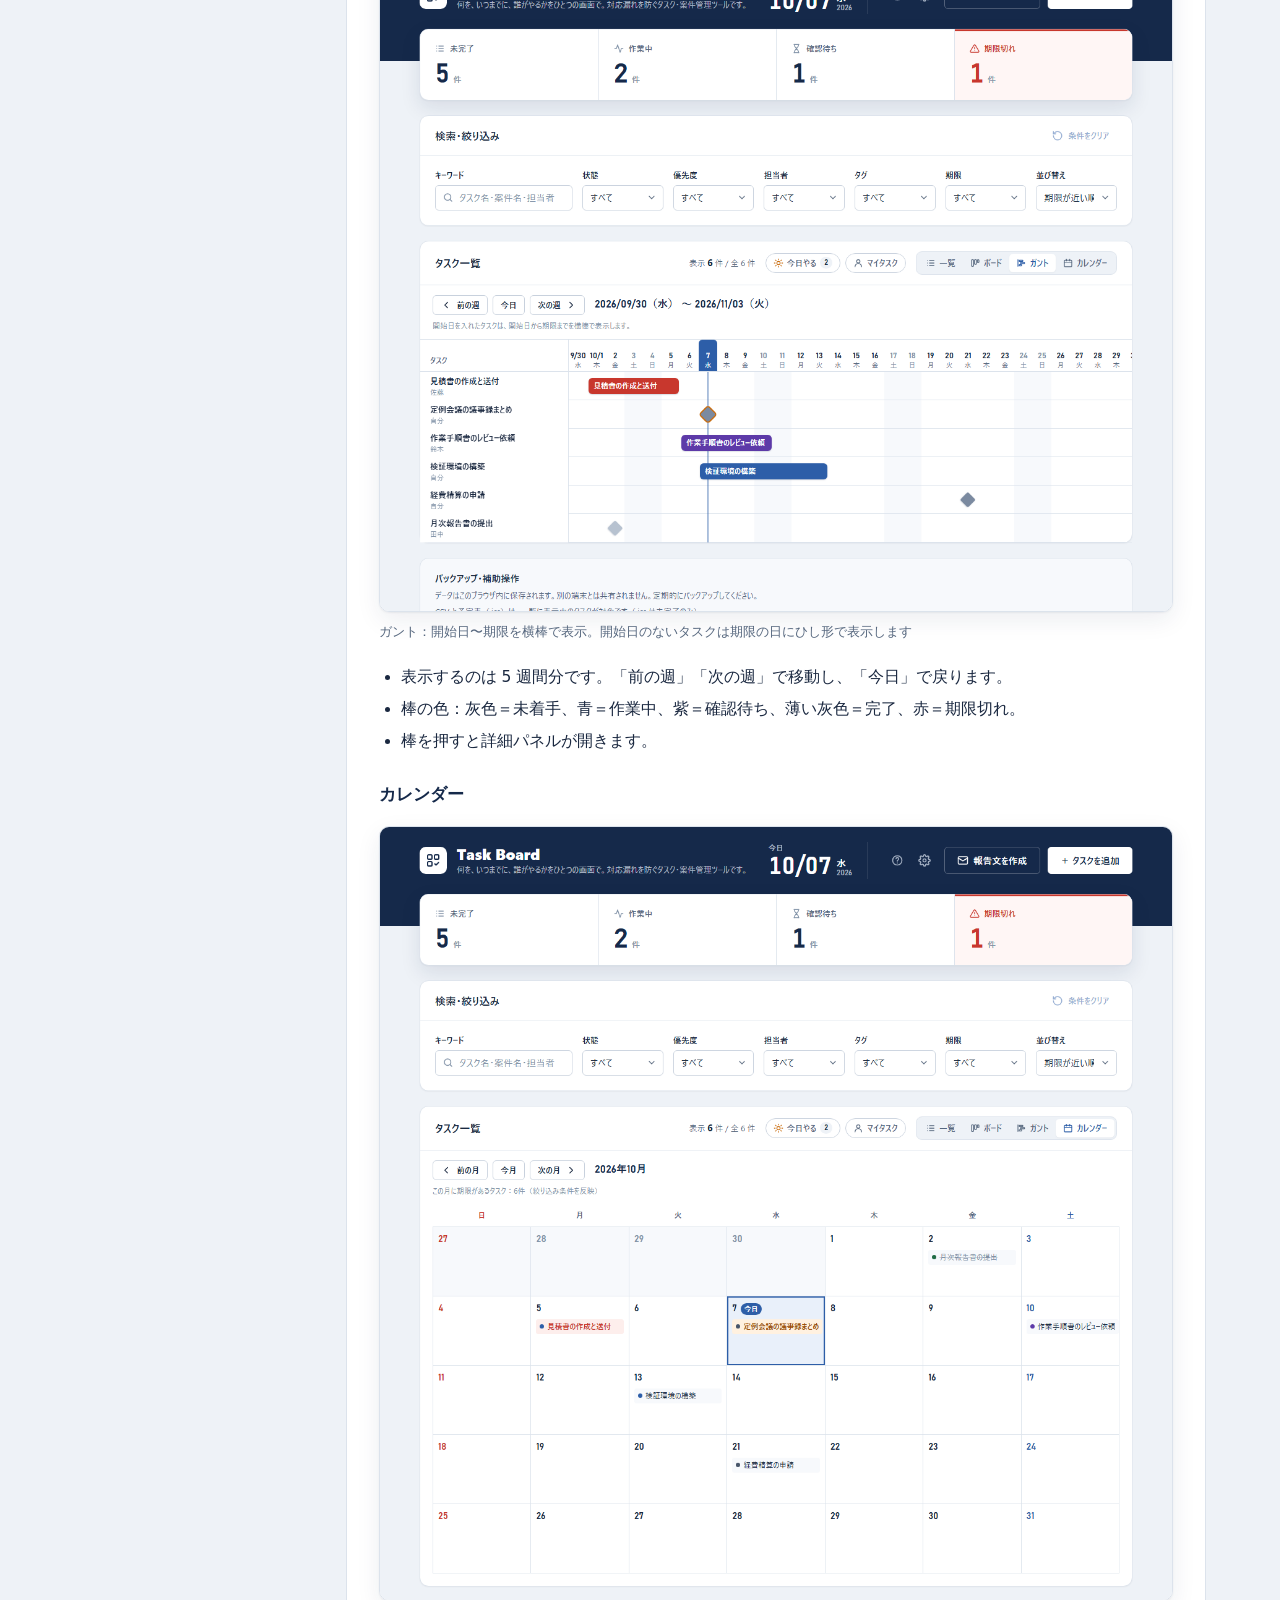
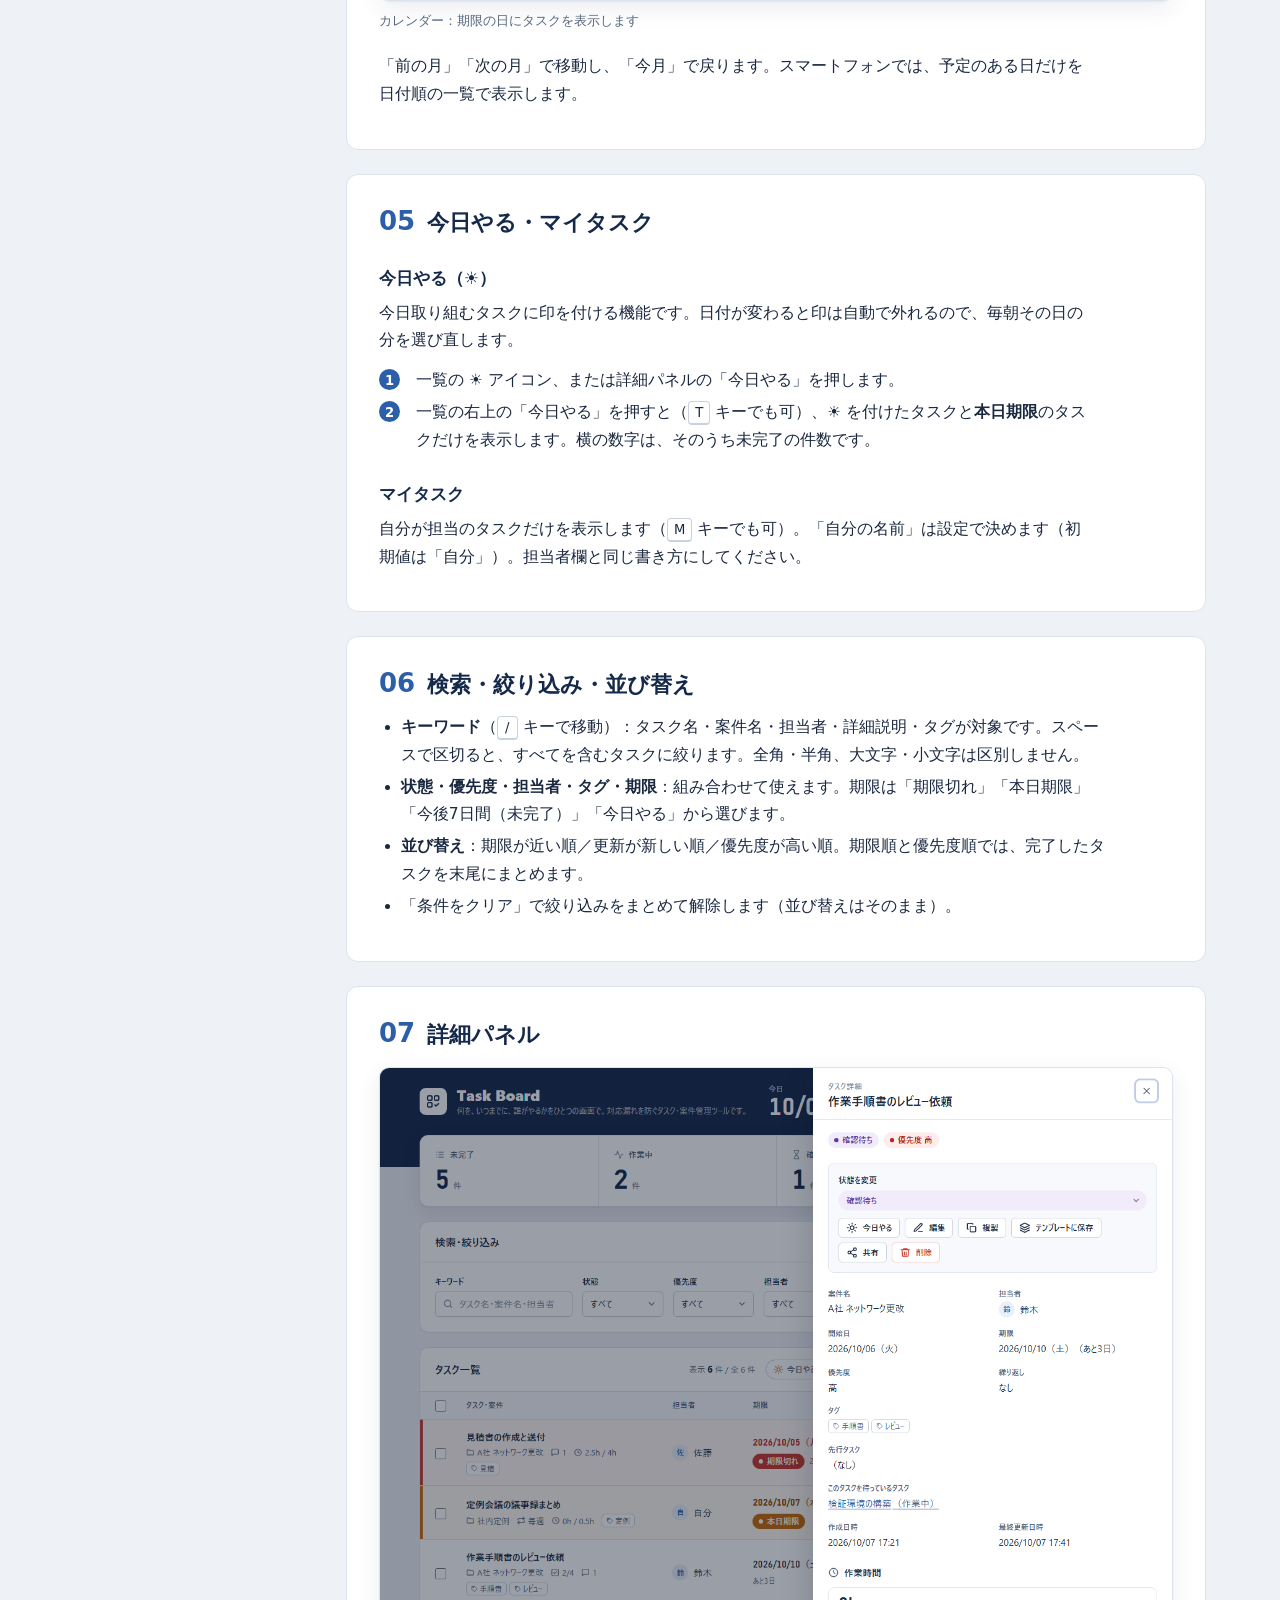
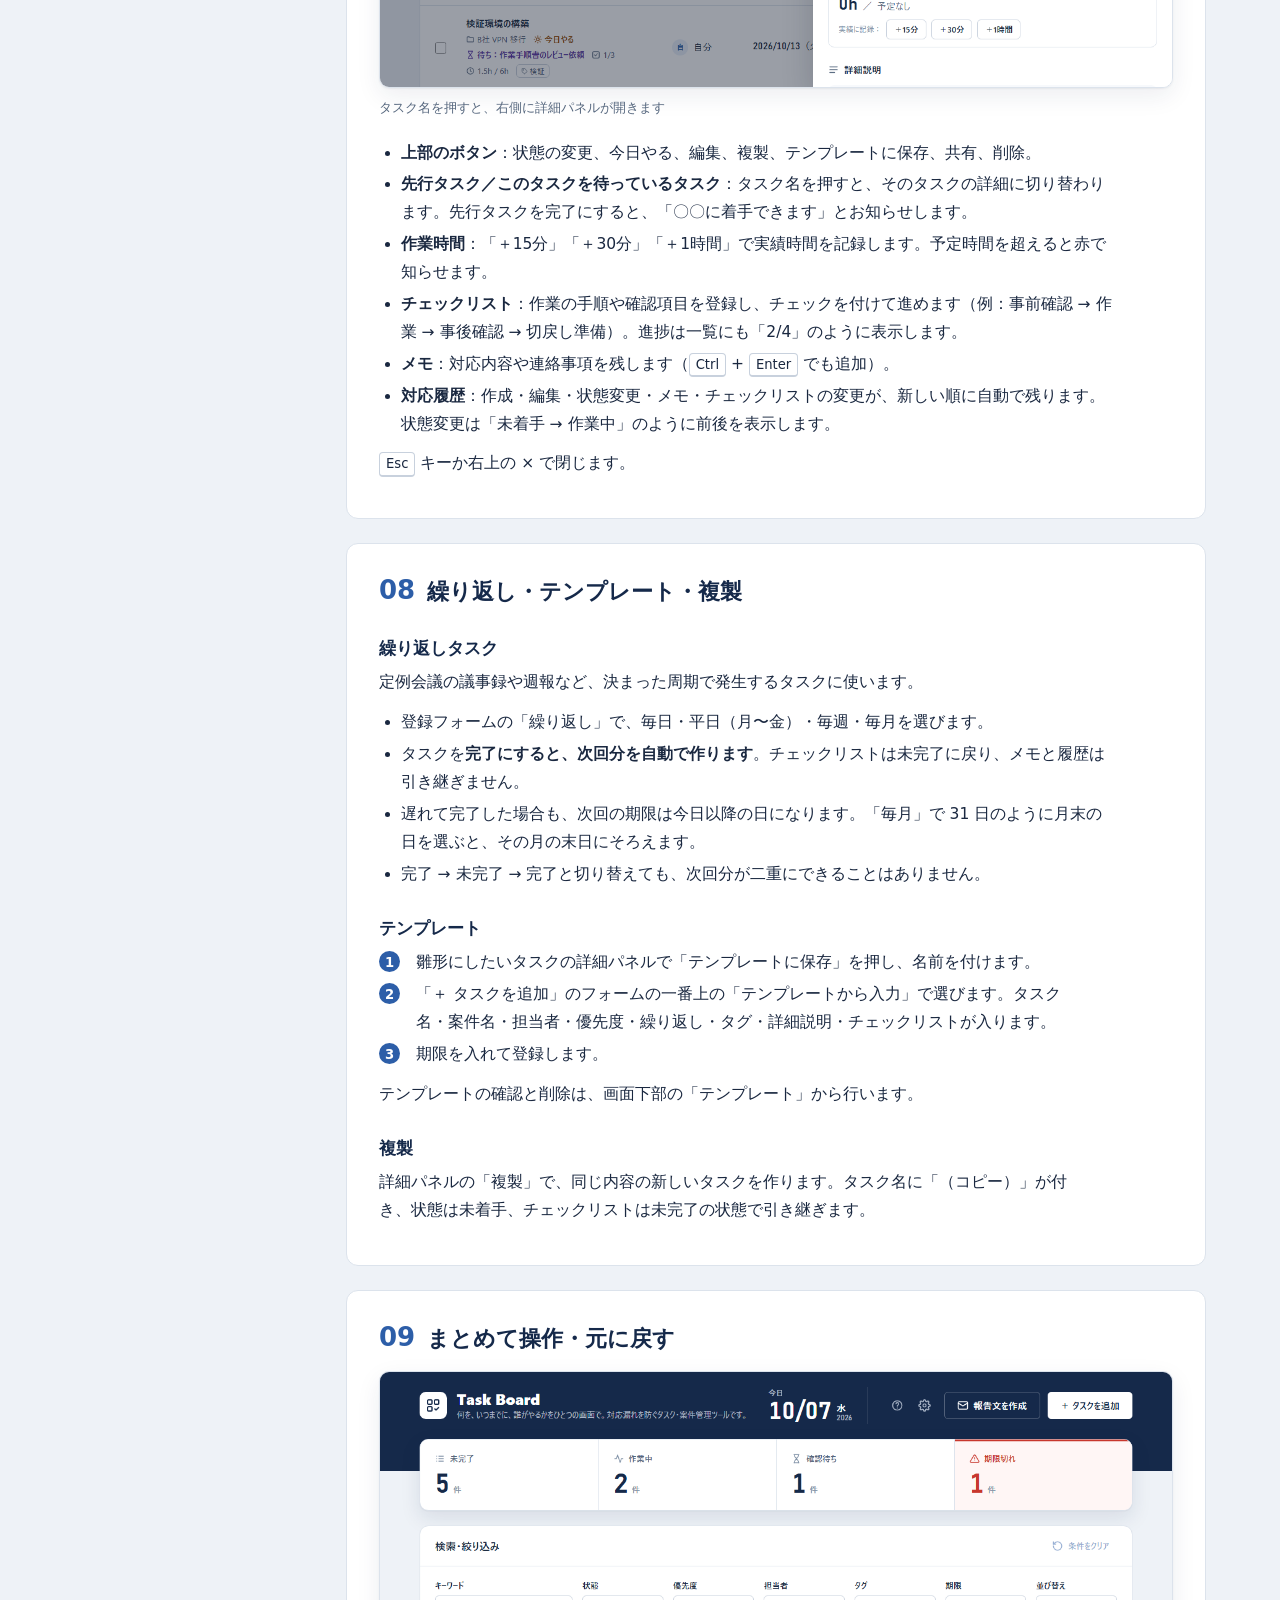
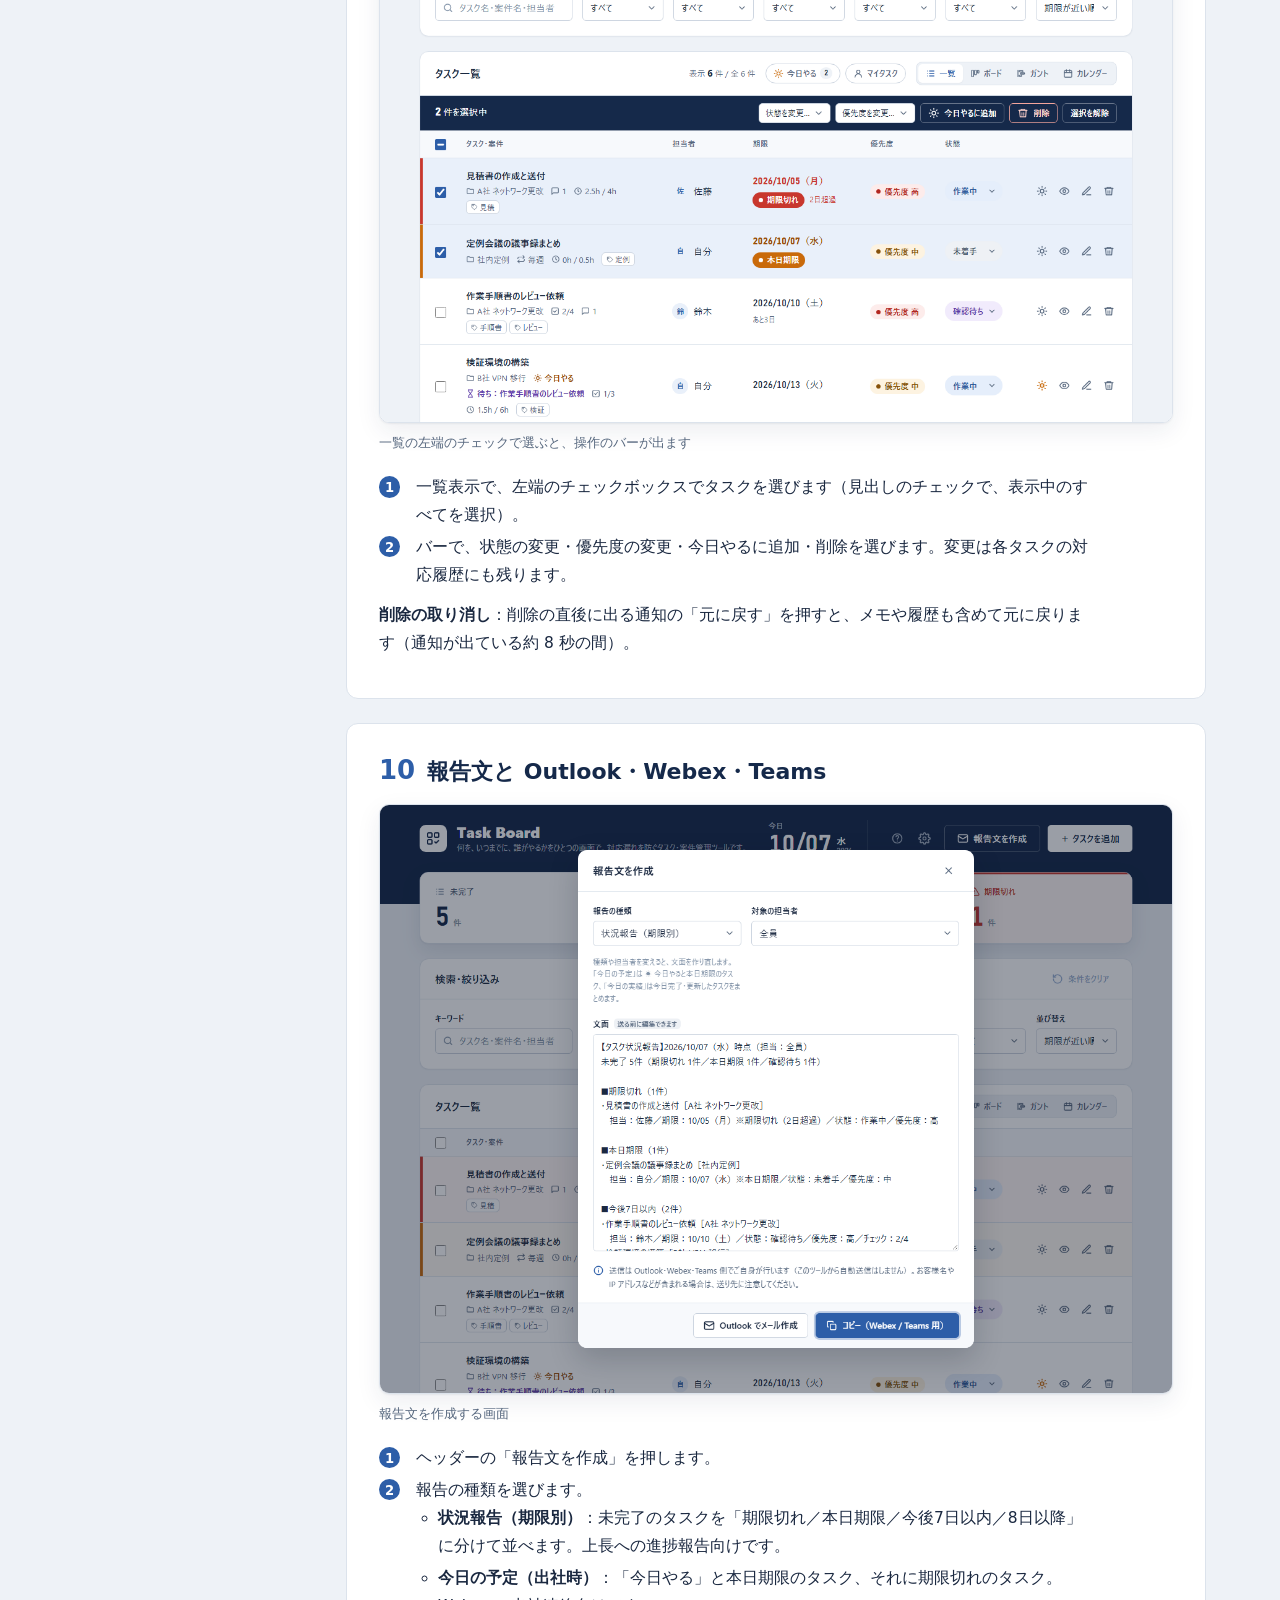
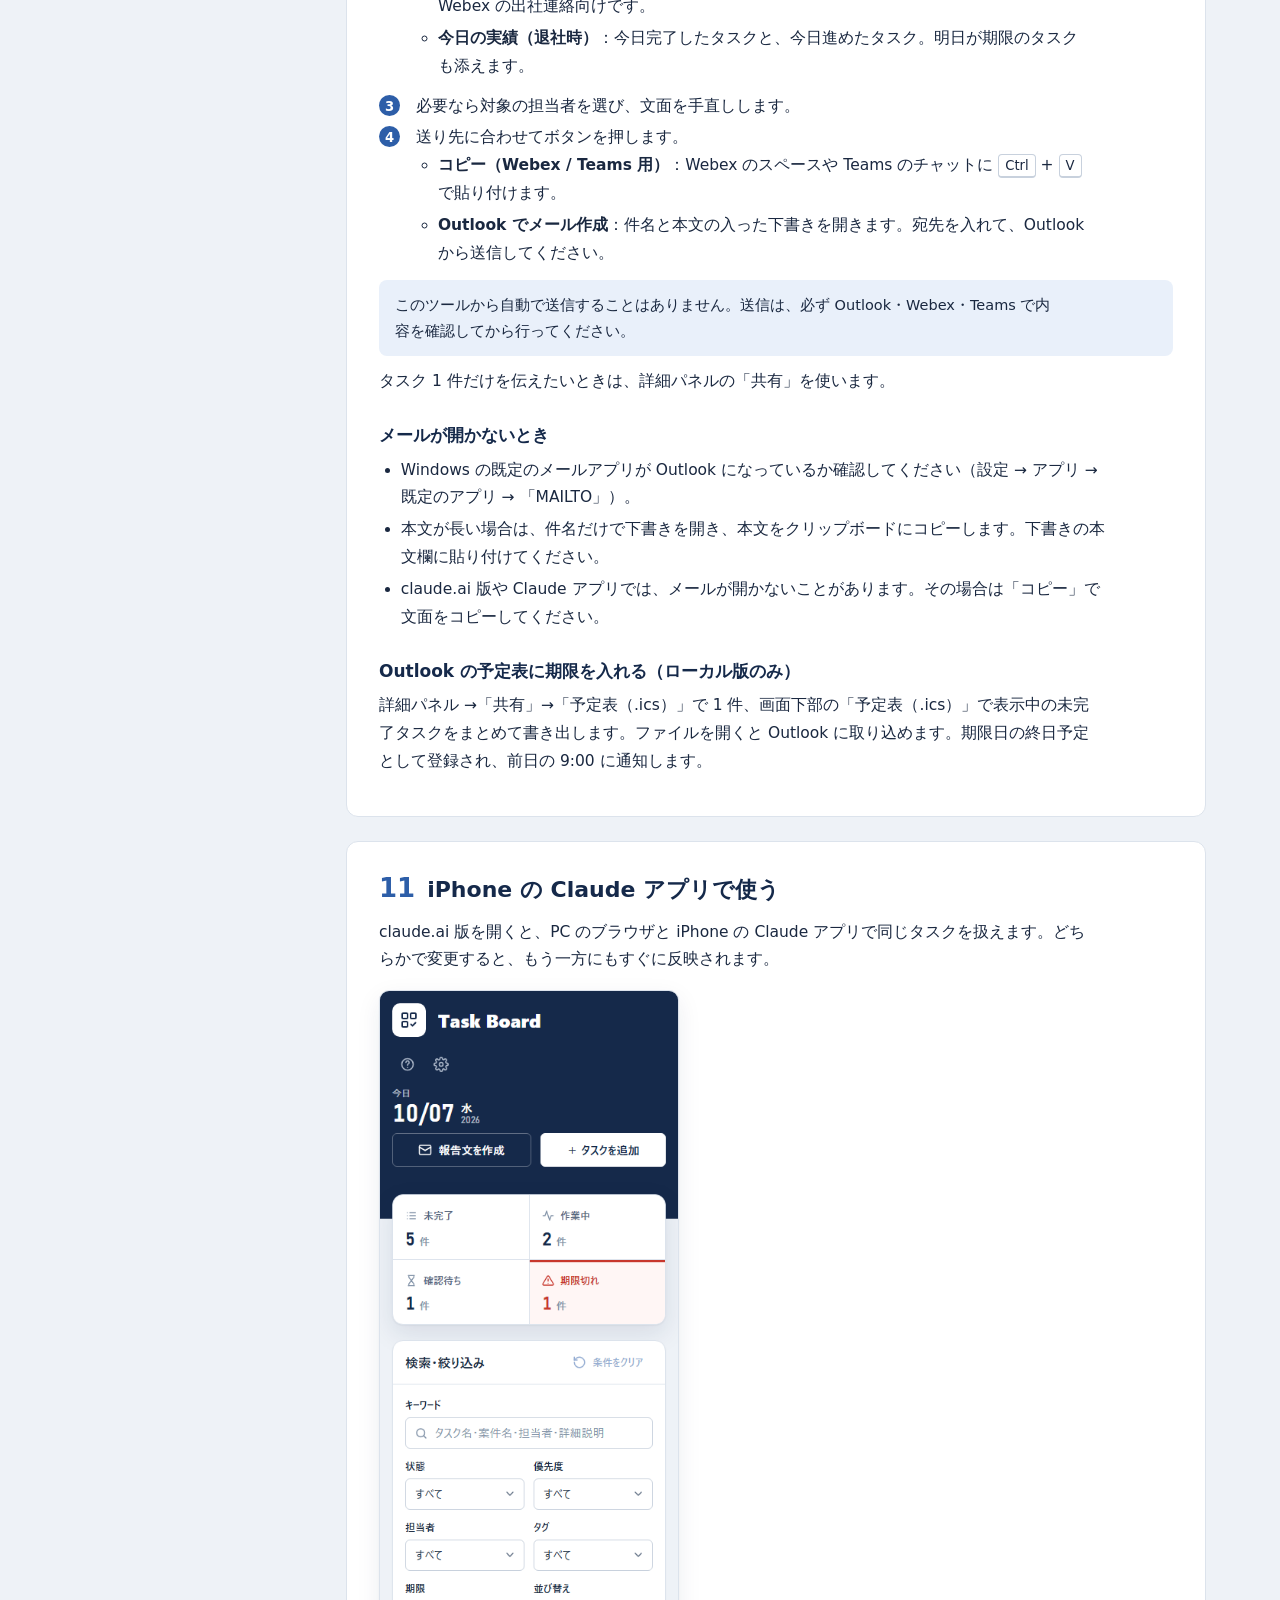
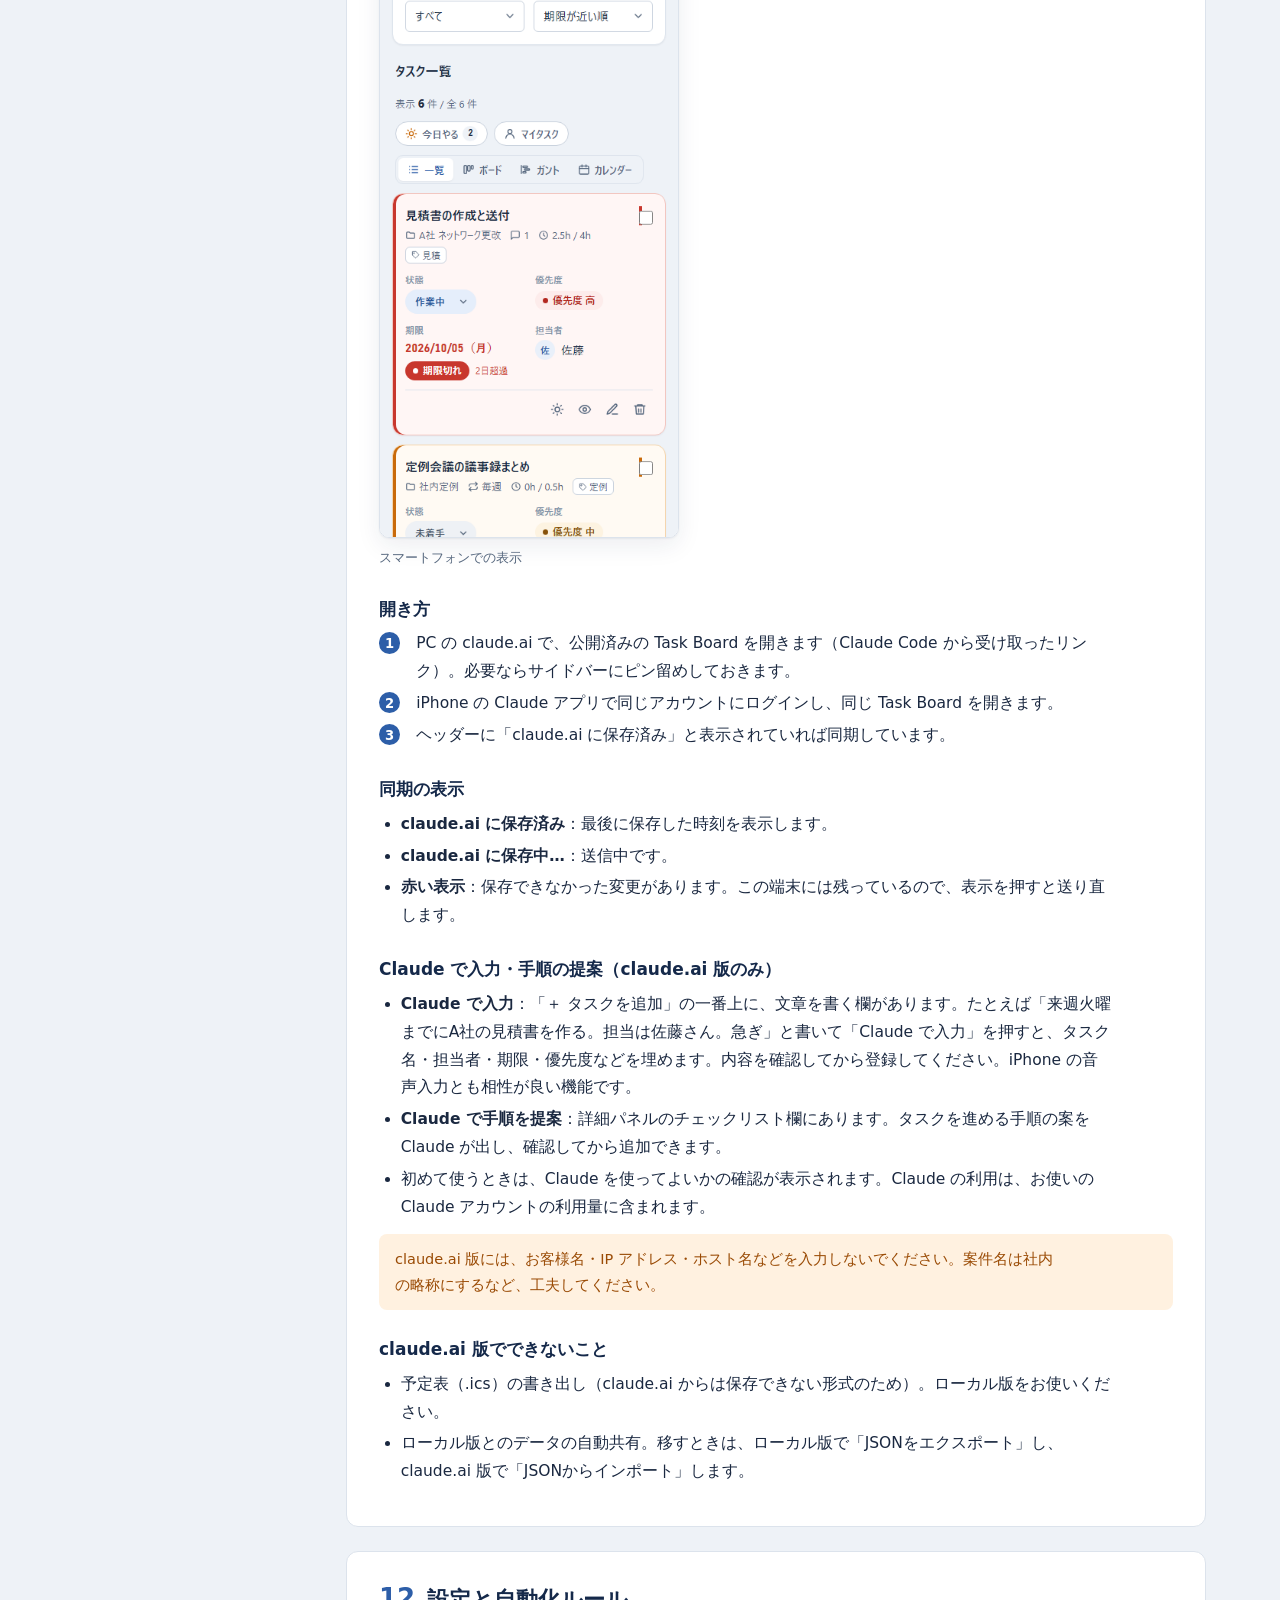
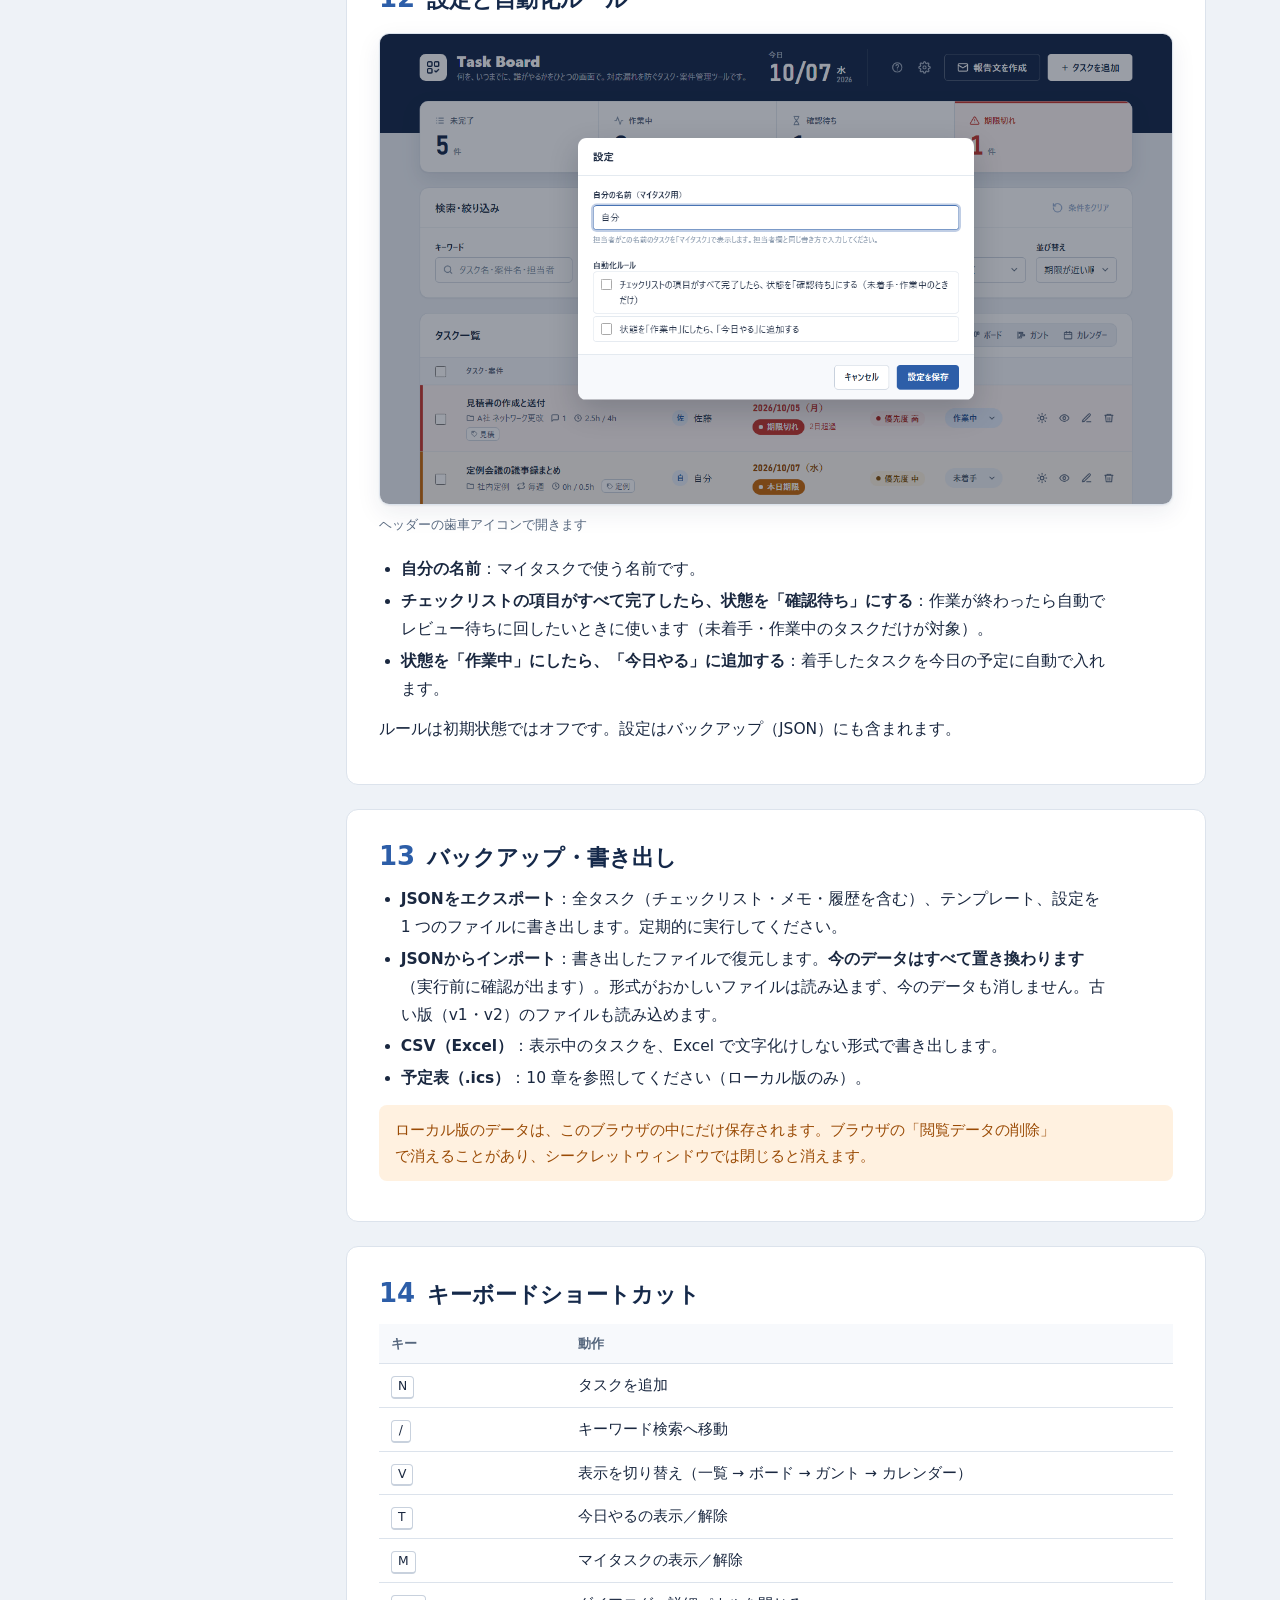
<file: tasks/manual.html>
<!doctype html>
<html lang="ja">
<head>
  <meta charset="utf-8">
  <meta name="viewport" content="width=device-width, initial-scale=1, viewport-fit=cover">
  <title>Task Board 使い方</title>
  <meta name="description" content="Task Board（タスク・案件の進捗管理ツール）の使い方マニュアル">
  <style>
    /* レイアウト：左に目次（PC）、右に本文。スマホでは目次を本文の上に置く */
    :root {
      --bg: #eef2f7;
      --surface: #ffffff;
      --ink: #15294a;
      --text: #1a2840;
      --muted: #56677e;
      --line: #dce3ec;
      --accent: #2d5ea8;
      --accent-soft: #e9f0fa;
      --warn-soft: #fff1e0;
      --warn-text: #9a4b05;
      --danger: #c8372d;
      --font-sans: -apple-system, BlinkMacSystemFont, "Hiragino Sans", "Hiragino Kaku Gothic ProN", "Segoe UI", "Yu Gothic UI", "Meiryo UI", "Meiryo", system-ui, sans-serif;
      --font-num: "Bahnschrift", "DIN Alternate", "DIN Condensed", "Roboto Condensed", var(--font-sans);
      color-scheme: light;
    }

    * { box-sizing: border-box; }
    html { scroll-behavior: smooth; -webkit-text-size-adjust: 100%; }
    body {
      margin: 0;
      background: var(--bg);
      color: var(--text);
      font-family: var(--font-sans);
      font-size: 15.5px;
      line-height: 1.8;
    }
    @media (prefers-reduced-motion: reduce) { html { scroll-behavior: auto; } }

    a { color: var(--accent); text-underline-offset: 3px; }
    a:focus-visible, summary:focus-visible { outline: 2px solid var(--accent); outline-offset: 2px; border-radius: 3px; }
    img { max-width: 100%; height: auto; }
    kbd {
      display: inline-block;
      min-width: 1.6em;
      padding: 0 6px;
      border: 1px solid #c8d1dd;
      border-bottom-width: 2px;
      border-radius: 4px;
      background: var(--surface);
      font-family: var(--font-sans);
      font-size: 0.85em;
      line-height: 1.6;
      text-align: center;
    }

    /* ヘッダー帯 */
    .masthead {
      background: var(--ink);
      color: #fff;
      padding-block: 36px 40px;
      padding-top: calc(36px + env(safe-area-inset-top, 0px));
    }
    .wrap { width: 100%; max-width: 1180px; margin: 0 auto; padding-inline: 24px; }
    .masthead .eyebrow { margin: 0; color: rgba(226, 234, 246, 0.72); font-size: 13px; font-weight: 600; }
    .masthead h1 { margin: 4px 0 8px; font-size: clamp(26px, 4vw, 36px); font-weight: 800; line-height: 1.3; text-wrap: balance; }
    .masthead p { margin: 0; max-width: 46em; color: rgba(226, 234, 246, 0.85); }
    .masthead .back {
      display: inline-flex;
      margin-top: 18px;
      padding: 6px 14px;
      border: 1px solid rgba(255, 255, 255, 0.35);
      border-radius: 6px;
      color: #fff;
      font-size: 14px;
      font-weight: 600;
      text-decoration: none;
    }
    .masthead .back:hover { background: rgba(255, 255, 255, 0.08); }

    .layout {
      display: grid;
      grid-template-columns: 240px minmax(0, 1fr);
      gap: 32px;
      padding-block: 32px 64px;
    }

    /* 目次 */
    .toc {
      position: sticky;
      top: calc(16px + env(safe-area-inset-top, 0px));
      align-self: start;
      max-height: calc(100vh - 32px);
      overflow: auto;
      padding: 16px 0;
      border: 1px solid var(--line);
      border-radius: 12px;
      background: var(--surface);
    }
    .toc h2 { margin: 0 16px 6px; color: var(--muted); font-size: 12px; font-weight: 700; }
    .toc ol { margin: 0; padding: 0; list-style: none; counter-reset: toc; }
    .toc li { counter-increment: toc; }
    .toc a {
      display: flex;
      gap: 8px;
      padding: 5px 16px;
      color: var(--text);
      font-size: 14px;
      line-height: 1.5;
      text-decoration: none;
    }
    .toc a::before {
      content: counter(toc, decimal-leading-zero);
      min-width: 1.6em;
      color: var(--muted);
      font-family: var(--font-num);
      font-variant-numeric: tabular-nums;
    }
    .toc a:hover { background: var(--accent-soft); color: var(--accent); }

    /* 本文 */
    main { min-width: 0; display: grid; gap: 24px; }
    main { counter-reset: sec; }
    section {
      min-width: 0;
      padding: 28px 32px;
      border: 1px solid var(--line);
      border-radius: 12px;
      background: var(--surface);
      scroll-margin-top: 16px;
    }
    section > h2 {
      counter-increment: sec;
      display: flex;
      align-items: baseline;
      gap: 12px;
      margin: 0 0 12px;
      color: var(--ink);
      font-size: 22px;
      line-height: 1.4;
      text-wrap: balance;
    }
    section > h2::before {
      content: counter(sec, decimal-leading-zero);
      color: var(--accent);
      font-family: var(--font-num);
      font-size: 26px;
      font-weight: 600;
      font-variant-numeric: tabular-nums;
    }
    h3 { margin: 24px 0 6px; color: var(--ink); font-size: 17px; }
    p, ul, ol { margin: 0 0 12px; }
    p, li { max-width: 46em; }
    ul, ol { padding-left: 1.4em; }
    li + li { margin-top: 4px; }

    .steps { counter-reset: step; list-style: none; padding: 0; }
    .steps > li {
      counter-increment: step;
      position: relative;
      padding-left: 2.4em;
    }
    .steps > li::before {
      content: counter(step);
      position: absolute;
      left: 0;
      top: 0.15em;
      display: grid;
      place-items: center;
      width: 1.6em;
      height: 1.6em;
      border-radius: 50%;
      background: var(--accent);
      color: #fff;
      font-family: var(--font-num);
      font-size: 0.85em;
      font-weight: 600;
    }

    figure { margin: 16px 0 20px; }
    figure img {
      display: block;
      border: 1px solid var(--line);
      border-radius: 10px;
      box-shadow: 0 1px 2px rgba(21, 41, 74, 0.06), 0 8px 24px rgba(21, 41, 74, 0.08);
    }
    figcaption { margin-top: 8px; color: var(--muted); font-size: 13px; }
    .figure-phone img { width: 300px; }

    .note, .caution {
      margin: 12px 0;
      padding: 12px 16px;
      border-radius: 8px;
      font-size: 14.5px;
    }
    .note { background: var(--accent-soft); }
    .caution { background: var(--warn-soft); color: var(--warn-text); }
    .note > :last-child, .caution > :last-child { margin-bottom: 0; }

    .table-wrap { overflow-x: auto; margin: 12px 0; }
    table { width: 100%; border-collapse: collapse; font-size: 14.5px; }
    th, td { padding: 8px 12px; border-bottom: 1px solid var(--line); text-align: left; vertical-align: top; }
    th { background: #f7f9fc; color: var(--muted); font-size: 13px; font-weight: 700; white-space: nowrap; }

    .badge { display: inline-block; padding: 0 8px; border-radius: 999px; font-size: 13px; font-weight: 700; line-height: 1.7; }
    .b-overdue { background: var(--danger); color: #fff; }
    .b-today { background: #c96a0a; color: #fff; }

    details { margin: 8px 0; border: 1px solid var(--line); border-radius: 8px; }
    summary { padding: 10px 14px; cursor: pointer; font-weight: 700; }
    details > div { padding: 0 14px 12px; }

    footer { padding-block: 0 40px; color: var(--muted); font-size: 13px; }

    @media (max-width: 860px) {
      .layout { grid-template-columns: minmax(0, 1fr); gap: 20px; padding-block: 20px 40px; }
      .toc { position: static; max-height: none; }
      .toc ol { columns: 2; column-gap: 8px; }
      section { padding: 20px 18px; }
      .wrap { padding-inline: 16px; }
    }
    @media (max-width: 480px) {
      .toc ol { columns: 1; }
      .figure-phone img { width: 100%; }
    }
  </style>
</head>
<body>
  <header class="masthead">
    <div class="wrap">
      <p class="eyebrow">マニュアル</p>
      <h1>Task Board の使い方</h1>
      <p>「何を、いつまでに、誰がやるか」を 1 つの画面で管理し、対応漏れを防ぐためのツールです。ここでは、毎日の使い方から Outlook・Webex・Teams・iPhone の Claude アプリとの連携まで、順番に説明します。</p>
      <a class="back" href="index.html">Task Board を開く</a>
    </div>
  </header>

  <div class="wrap layout">
    <nav class="toc" aria-label="目次">
      <h2>目次</h2>
      <ol>
        <li><a href="#start">はじめに・2 つの版</a></li>
        <li><a href="#screen">画面の見方</a></li>
        <li><a href="#add">タスクを登録する</a></li>
        <li><a href="#views">一覧・ボード・ガント・カレンダー</a></li>
        <li><a href="#today">今日やる・マイタスク</a></li>
        <li><a href="#filter">検索・絞り込み・並び替え</a></li>
        <li><a href="#detail">詳細パネル</a></li>
        <li><a href="#repeat">繰り返し・テンプレート・複製</a></li>
        <li><a href="#bulk">まとめて操作・元に戻す</a></li>
        <li><a href="#report">報告文と Outlook・Webex・Teams</a></li>
        <li><a href="#iphone">iPhone の Claude アプリで使う</a></li>
        <li><a href="#settings">設定と自動化ルール</a></li>
        <li><a href="#backup">バックアップ・書き出し</a></li>
        <li><a href="#keys">キーボードショートカット</a></li>
        <li><a href="#faq">困ったとき</a></li>
      </ol>
    </nav>

    <main>
      <section id="start" aria-labelledby="h-start">
        <h2 id="h-start">はじめに・2 つの版</h2>
        <p>Task Board には、データの置き場所が違う 2 つの版があります。画面と操作はどちらも同じです。</p>
        <div class="table-wrap">
          <table>
            <thead><tr><th>版</th><th>開き方</th><th>データの保存場所</th><th>向いている使い方</th></tr></thead>
            <tbody>
              <tr><td>ローカル版</td><td>フォルダの <code>index.html</code> をブラウザで開く</td><td>この PC のブラウザの中だけ</td><td>社外秘の案件、お客様名や IP アドレスを含むタスク</td></tr>
              <tr><td>claude.ai 版</td><td>claude.ai または Claude アプリで、公開済みの Task Board を開く</td><td>claude.ai（自分だけが見られる領域）</td><td>PC と iPhone で同じタスクを見たいとき</td></tr>
            </tbody>
          </table>
        </div>
        <div class="caution">
          <p><strong>claude.ai 版には、お客様名・IP アドレス・ホスト名などを入力しないでください。</strong>データは Anthropic のサーバーに保存されます。会社の規定でクラウドへの保存が認められているかも確認してください。</p>
        </div>
        <h3>ローカル版の起動</h3>
        <ol class="steps">
          <li>フォルダの <code>index.html</code> をダブルクリックします（Chrome・Edge を推奨）。</li>
          <li>初回は空の画面に「最初のタスクを登録する」「サンプルデータを追加する」が表示されます。操作を試すときはサンプルデータを追加してください。</li>
        </ol>
        <p>画面上部に「データを保存できません」と出た場合は、README の「ローカルサーバーで起動する」の手順で開いてください。</p>
      </section>

      <section id="screen" aria-labelledby="h-screen">
        <h2 id="h-screen">画面の見方</h2>
        <figure>
          <img src="manual-images/overview.png" alt="Task Board の画面全体。上から、濃紺のヘッダー（今日の日付・報告文を作成・タスクを追加）、サマリー（未完了・作業中・確認待ち・期限切れ）、検索・絞り込み、タスク一覧の順に並ぶ" width="1280" height="860" loading="lazy">
          <figcaption>画面全体（サンプルデータを追加した状態）</figcaption>
        </figure>
        <ul>
          <li><strong>ヘッダー</strong>：今日の日付（期限判定の基準）、使い方（このマニュアル）、設定、「報告文を作成」、「＋ タスクを追加」。</li>
          <li><strong>サマリー</strong>：未完了・作業中・確認待ち・期限切れの件数です。絞り込みに関係なく<strong>全タスク</strong>を数えます。押すとその条件で一覧を絞り込み、もう一度押すと解除します。</li>
          <li><strong>検索・絞り込み</strong>：キーワードや状態などで一覧を絞ります（6 章）。</li>
          <li><strong>タスク一覧</strong>：右上で「今日やる」「マイタスク」と、表示の種類（一覧・ボード・ガント・カレンダー）を切り替えます。</li>
          <li><strong>バックアップ・補助操作</strong>：画面のいちばん下。JSON・CSV・予定表の書き出し、テンプレート、サンプルデータ。</li>
        </ul>
        <h3>期限の色分け</h3>
        <p>判定は、お使いの端末の日付が基準です。完了したタスクは、期限が過ぎていても期限切れになりません。</p>
        <ul>
          <li><span class="badge b-overdue">期限切れ</span> 期限が今日より前で、完了していないタスク。行が赤くなり、何日過ぎたかを表示します。</li>
          <li><span class="badge b-today">本日期限</span> 期限が今日で、完了していないタスク。行がオレンジになります。</li>
          <li>期限まで 3 日以内のタスクには「あとN日」と表示します。</li>
        </ul>
      </section>

      <section id="add" aria-labelledby="h-add">
        <h2 id="h-add">タスクを登録する</h2>
        <figure>
          <img src="manual-images/form.png" alt="タスクを追加するフォーム。タスク名、案件名、担当者、開始日、期限、状態、繰り返し、優先度、先行タスク、予定時間、実績時間、タグ、詳細説明の入力欄がある" width="1280" height="1000" loading="lazy">
          <figcaption>タスクを追加するフォーム</figcaption>
        </figure>
        <ol class="steps">
          <li>右上の「＋ タスクを追加」を押します（キーボードの <kbd>N</kbd> でも開きます）。</li>
          <li><strong>タスク名・担当者・期限</strong>を入力します（この 3 つが必須です）。案件名と担当者は、登録済みの値が候補に出ます。</li>
          <li>必要に応じて、残りの項目を入力します。
            <ul>
              <li><strong>開始日</strong>：入れると、ガントチャートに開始日〜期限の横棒で表示します。</li>
              <li><strong>繰り返し</strong>：毎日・平日・毎週・毎月。完了にすると次回分を自動で作ります（8 章）。</li>
              <li><strong>先行タスク</strong>：このタスクの前に終わらせる必要があるタスク。終わるまで「待ち」と表示します。</li>
              <li><strong>予定時間・実績時間</strong>：時間単位（0.25 = 15 分）。</li>
              <li><strong>タグ</strong>：カンマ（,）か読点（、）で区切って複数付けられます（例：<code>手順書, レビュー</code>）。</li>
            </ul>
          </li>
          <li>「登録する」を押します。入力漏れがあると、その項目の下に赤字で理由が表示されます。</li>
        </ol>
        <p>テンプレートがある場合は、フォームの一番上の「テンプレートから入力」で呼び出せます（8 章）。claude.ai 版では「Claude で入力」も使えます（11 章）。</p>
        <p>編集は、一覧の鉛筆アイコンか、詳細パネルの「編集」から行います。保存していない入力があるまま閉じようとすると、破棄してよいか確認します。</p>
      </section>

      <section id="views" aria-labelledby="h-views">
        <h2 id="h-views">一覧・ボード・ガント・カレンダー</h2>
        <p>タスク一覧の右上のボタンで、4 つの表示を切り替えます。<kbd>V</kbd> キーで順番に切り替わります。選んだ表示は次回も使われます。どの表示にも、検索・絞り込みの条件がそのまま効きます。</p>
        <h3>一覧</h3>
        <p>表の形で並べます。状態はプルダウンからその場で変更できます。☀ は「今日やる」（5 章）、目のアイコンは詳細、鉛筆は編集、ゴミ箱は削除です。スマートフォンではカードの形で表示します。</p>
        <h3>ボード（カンバン）</h3>
        <figure>
          <img src="manual-images/board.png" alt="ボード表示。未着手・作業中・確認待ち・完了の 4 列にタスクのカードが並ぶ" width="1280" height="1150" loading="lazy">
          <figcaption>ボード：カードを別の列へドラッグすると状態が変わります</figcaption>
        </figure>
        <h3>ガントチャート</h3>
        <figure>
          <img src="manual-images/gantt.png" alt="ガントチャート。左にタスク名、右に日付が並び、開始日から期限までを横棒で表示。今日の位置に縦線がある" width="1280" height="1050" loading="lazy">
          <figcaption>ガント：開始日〜期限を横棒で表示。開始日のないタスクは期限の日にひし形で表示します</figcaption>
        </figure>
        <ul>
          <li>表示するのは 5 週間分です。「前の週」「次の週」で移動し、「今日」で戻ります。</li>
          <li>棒の色：灰色＝未着手、青＝作業中、紫＝確認待ち、薄い灰色＝完了、赤＝期限切れ。</li>
          <li>棒を押すと詳細パネルが開きます。</li>
        </ul>
        <h3>カレンダー</h3>
        <figure>
          <img src="manual-images/calendar.png" alt="月表示のカレンダー。期限の日のマスにタスク名が表示され、今日のマスは青い枠で強調されている" width="1280" height="1250" loading="lazy">
          <figcaption>カレンダー：期限の日にタスクを表示します</figcaption>
        </figure>
        <p>「前の月」「次の月」で移動し、「今月」で戻ります。スマートフォンでは、予定のある日だけを日付順の一覧で表示します。</p>
      </section>

      <section id="today" aria-labelledby="h-today">
        <h2 id="h-today">今日やる・マイタスク</h2>
        <h3>今日やる（☀）</h3>
        <p>今日取り組むタスクに印を付ける機能です。日付が変わると印は自動で外れるので、毎朝その日の分を選び直します。</p>
        <ol class="steps">
          <li>一覧の ☀ アイコン、または詳細パネルの「今日やる」を押します。</li>
          <li>一覧の右上の「今日やる」を押すと（<kbd>T</kbd> キーでも可）、☀ を付けたタスクと<strong>本日期限</strong>のタスクだけを表示します。横の数字は、そのうち未完了の件数です。</li>
        </ol>
        <h3>マイタスク</h3>
        <p>自分が担当のタスクだけを表示します（<kbd>M</kbd> キーでも可）。「自分の名前」は設定で決めます（初期値は「自分」）。担当者欄と同じ書き方にしてください。</p>
      </section>

      <section id="filter" aria-labelledby="h-filter">
        <h2 id="h-filter">検索・絞り込み・並び替え</h2>
        <ul>
          <li><strong>キーワード</strong>（<kbd>/</kbd> キーで移動）：タスク名・案件名・担当者・詳細説明・タグが対象です。スペースで区切ると、すべてを含むタスクに絞ります。全角・半角、大文字・小文字は区別しません。</li>
          <li><strong>状態・優先度・担当者・タグ・期限</strong>：組み合わせて使えます。期限は「期限切れ」「本日期限」「今後7日間（未完了）」「今日やる」から選びます。</li>
          <li><strong>並び替え</strong>：期限が近い順／更新が新しい順／優先度が高い順。期限順と優先度順では、完了したタスクを末尾にまとめます。</li>
          <li>「条件をクリア」で絞り込みをまとめて解除します（並び替えはそのまま）。</li>
        </ul>
      </section>

      <section id="detail" aria-labelledby="h-detail">
        <h2 id="h-detail">詳細パネル</h2>
        <figure>
          <img src="manual-images/detail.png" alt="右側に開いた詳細パネル。状態の変更、今日やる・編集・複製・テンプレートに保存・共有・削除のボタン、各項目、作業時間の欄が並ぶ" width="1280" height="1000" loading="lazy">
          <figcaption>タスク名を押すと、右側に詳細パネルが開きます</figcaption>
        </figure>
        <ul>
          <li><strong>上部のボタン</strong>：状態の変更、今日やる、編集、複製、テンプレートに保存、共有、削除。</li>
          <li><strong>先行タスク／このタスクを待っているタスク</strong>：タスク名を押すと、そのタスクの詳細に切り替わります。先行タスクを完了にすると、「〇〇に着手できます」とお知らせします。</li>
          <li><strong>作業時間</strong>：「＋15分」「＋30分」「＋1時間」で実績時間を記録します。予定時間を超えると赤で知らせます。</li>
          <li><strong>チェックリスト</strong>：作業の手順や確認項目を登録し、チェックを付けて進めます（例：事前確認 → 作業 → 事後確認 → 切戻し準備）。進捗は一覧にも「2/4」のように表示します。</li>
          <li><strong>メモ</strong>：対応内容や連絡事項を残します（<kbd>Ctrl</kbd> + <kbd>Enter</kbd> でも追加）。</li>
          <li><strong>対応履歴</strong>：作成・編集・状態変更・メモ・チェックリストの変更が、新しい順に自動で残ります。状態変更は「未着手 → 作業中」のように前後を表示します。</li>
        </ul>
        <p><kbd>Esc</kbd> キーか右上の × で閉じます。</p>
      </section>

      <section id="repeat" aria-labelledby="h-repeat">
        <h2 id="h-repeat">繰り返し・テンプレート・複製</h2>
        <h3>繰り返しタスク</h3>
        <p>定例会議の議事録や週報など、決まった周期で発生するタスクに使います。</p>
        <ul>
          <li>登録フォームの「繰り返し」で、毎日・平日（月〜金）・毎週・毎月を選びます。</li>
          <li>タスクを<strong>完了にすると、次回分を自動で作ります</strong>。チェックリストは未完了に戻り、メモと履歴は引き継ぎません。</li>
          <li>遅れて完了した場合も、次回の期限は今日以降の日になります。「毎月」で 31 日のように月末の日を選ぶと、その月の末日にそろえます。</li>
          <li>完了 → 未完了 → 完了と切り替えても、次回分が二重にできることはありません。</li>
        </ul>
        <h3>テンプレート</h3>
        <ol class="steps">
          <li>雛形にしたいタスクの詳細パネルで「テンプレートに保存」を押し、名前を付けます。</li>
          <li>「＋ タスクを追加」のフォームの一番上の「テンプレートから入力」で選びます。タスク名・案件名・担当者・優先度・繰り返し・タグ・詳細説明・チェックリストが入ります。</li>
          <li>期限を入れて登録します。</li>
        </ol>
        <p>テンプレートの確認と削除は、画面下部の「テンプレート」から行います。</p>
        <h3>複製</h3>
        <p>詳細パネルの「複製」で、同じ内容の新しいタスクを作ります。タスク名に「（コピー）」が付き、状態は未着手、チェックリストは未完了の状態で引き継ぎます。</p>
      </section>

      <section id="bulk" aria-labelledby="h-bulk">
        <h2 id="h-bulk">まとめて操作・元に戻す</h2>
        <figure>
          <img src="manual-images/bulk.png" alt="一覧で 2 件のタスクにチェックを付けた状態。一覧の上に濃紺のバーが出て、状態の変更、優先度の変更、今日やるに追加、削除、選択を解除のボタンが並ぶ" width="1280" height="1050" loading="lazy">
          <figcaption>一覧の左端のチェックで選ぶと、操作のバーが出ます</figcaption>
        </figure>
        <ol class="steps">
          <li>一覧表示で、左端のチェックボックスでタスクを選びます（見出しのチェックで、表示中のすべてを選択）。</li>
          <li>バーで、状態の変更・優先度の変更・今日やるに追加・削除を選びます。変更は各タスクの対応履歴にも残ります。</li>
        </ol>
        <p><strong>削除の取り消し</strong>：削除の直後に出る通知の「元に戻す」を押すと、メモや履歴も含めて元に戻ります（通知が出ている約 8 秒の間）。</p>
      </section>

      <section id="report" aria-labelledby="h-report">
        <h2 id="h-report">報告文と Outlook・Webex・Teams</h2>
        <figure>
          <img src="manual-images/report.png" alt="報告文を作成するダイアログ。報告の種類と対象の担当者を選ぶ欄、作成された文面、予定表・Outlook でメール作成・コピー（Webex / Teams 用）のボタンがある" width="1280" height="950" loading="lazy">
          <figcaption>報告文を作成する画面</figcaption>
        </figure>
        <ol class="steps">
          <li>ヘッダーの「報告文を作成」を押します。</li>
          <li>報告の種類を選びます。
            <ul>
              <li><strong>状況報告（期限別）</strong>：未完了のタスクを「期限切れ／本日期限／今後7日以内／8日以降」に分けて並べます。上長への進捗報告向けです。</li>
              <li><strong>今日の予定（出社時）</strong>：「今日やる」と本日期限のタスク、それに期限切れのタスク。Webex の出社連絡向けです。</li>
              <li><strong>今日の実績（退社時）</strong>：今日完了したタスクと、今日進めたタスク。明日が期限のタスクも添えます。</li>
            </ul>
          </li>
          <li>必要なら対象の担当者を選び、文面を手直しします。</li>
          <li>送り先に合わせてボタンを押します。
            <ul>
              <li><strong>コピー（Webex / Teams 用）</strong>：Webex のスペースや Teams のチャットに <kbd>Ctrl</kbd> + <kbd>V</kbd> で貼り付けます。</li>
              <li><strong>Outlook でメール作成</strong>：件名と本文の入った下書きを開きます。宛先を入れて、Outlook から送信してください。</li>
            </ul>
          </li>
        </ol>
        <div class="note">
          <p>このツールから自動で送信することはありません。送信は、必ず Outlook・Webex・Teams で内容を確認してから行ってください。</p>
        </div>
        <p>タスク 1 件だけを伝えたいときは、詳細パネルの「共有」を使います。</p>
        <h3>メールが開かないとき</h3>
        <ul>
          <li>Windows の既定のメールアプリが Outlook になっているか確認してください（設定 → アプリ → 既定のアプリ → 「MAILTO」）。</li>
          <li>本文が長い場合は、件名だけで下書きを開き、本文をクリップボードにコピーします。下書きの本文欄に貼り付けてください。</li>
          <li>claude.ai 版や Claude アプリでは、メールが開かないことがあります。その場合は「コピー」で文面をコピーしてください。</li>
        </ul>
        <h3>Outlook の予定表に期限を入れる（ローカル版のみ）</h3>
        <p>詳細パネル →「共有」→「予定表（.ics）」で 1 件、画面下部の「予定表（.ics）」で表示中の未完了タスクをまとめて書き出します。ファイルを開くと Outlook に取り込めます。期限日の終日予定として登録され、前日の 9:00 に通知します。</p>
      </section>

      <section id="iphone" aria-labelledby="h-iphone">
        <h2 id="h-iphone">iPhone の Claude アプリで使う</h2>
        <p>claude.ai 版を開くと、PC のブラウザと iPhone の Claude アプリで同じタスクを扱えます。どちらかで変更すると、もう一方にもすぐに反映されます。</p>
        <figure class="figure-phone">
          <img src="manual-images/mobile.png" alt="スマートフォン幅の画面。ヘッダー、2 列のサマリー、絞り込み、タスクのカードが縦に並ぶ" width="390" height="1500" loading="lazy">
          <figcaption>スマートフォンでの表示</figcaption>
        </figure>
        <h3>開き方</h3>
        <ol class="steps">
          <li>PC の claude.ai で、公開済みの Task Board を開きます（Claude Code から受け取ったリンク）。必要ならサイドバーにピン留めしておきます。</li>
          <li>iPhone の Claude アプリで同じアカウントにログインし、同じ Task Board を開きます。</li>
          <li>ヘッダーに「claude.ai に保存済み」と表示されていれば同期しています。</li>
        </ol>
        <h3>同期の表示</h3>
        <ul>
          <li><strong>claude.ai に保存済み</strong>：最後に保存した時刻を表示します。</li>
          <li><strong>claude.ai に保存中…</strong>：送信中です。</li>
          <li><strong>赤い表示</strong>：保存できなかった変更があります。この端末には残っているので、表示を押すと送り直します。</li>
        </ul>
        <h3>Claude で入力・手順の提案（claude.ai 版のみ）</h3>
        <ul>
          <li><strong>Claude で入力</strong>：「＋ タスクを追加」の一番上に、文章を書く欄があります。たとえば「来週火曜までにA社の見積書を作る。担当は佐藤さん。急ぎ」と書いて「Claude で入力」を押すと、タスク名・担当者・期限・優先度などを埋めます。内容を確認してから登録してください。iPhone の音声入力とも相性が良い機能です。</li>
          <li><strong>Claude で手順を提案</strong>：詳細パネルのチェックリスト欄にあります。タスクを進める手順の案を Claude が出し、確認してから追加できます。</li>
          <li>初めて使うときは、Claude を使ってよいかの確認が表示されます。Claude の利用は、お使いの Claude アカウントの利用量に含まれます。</li>
        </ul>
        <div class="caution">
          <p>claude.ai 版には、お客様名・IP アドレス・ホスト名などを入力しないでください。案件名は社内の略称にするなど、工夫してください。</p>
        </div>
        <h3>claude.ai 版でできないこと</h3>
        <ul>
          <li>予定表（.ics）の書き出し（claude.ai からは保存できない形式のため）。ローカル版をお使いください。</li>
          <li>ローカル版とのデータの自動共有。移すときは、ローカル版で「JSONをエクスポート」し、claude.ai 版で「JSONからインポート」します。</li>
        </ul>
      </section>

      <section id="settings" aria-labelledby="h-settings">
        <h2 id="h-settings">設定と自動化ルール</h2>
        <figure>
          <img src="manual-images/settings.png" alt="設定ダイアログ。自分の名前の入力欄と、2 つの自動化ルールのチェックボックスがある" width="1280" height="760" loading="lazy">
          <figcaption>ヘッダーの歯車アイコンで開きます</figcaption>
        </figure>
        <ul>
          <li><strong>自分の名前</strong>：マイタスクで使う名前です。</li>
          <li><strong>チェックリストの項目がすべて完了したら、状態を「確認待ち」にする</strong>：作業が終わったら自動でレビュー待ちに回したいときに使います（未着手・作業中のタスクだけが対象）。</li>
          <li><strong>状態を「作業中」にしたら、「今日やる」に追加する</strong>：着手したタスクを今日の予定に自動で入れます。</li>
        </ul>
        <p>ルールは初期状態ではオフです。設定はバックアップ（JSON）にも含まれます。</p>
      </section>

      <section id="backup" aria-labelledby="h-backup">
        <h2 id="h-backup">バックアップ・書き出し</h2>
        <ul>
          <li><strong>JSONをエクスポート</strong>：全タスク（チェックリスト・メモ・履歴を含む）、テンプレート、設定を 1 つのファイルに書き出します。定期的に実行してください。</li>
          <li><strong>JSONからインポート</strong>：書き出したファイルで復元します。<strong>今のデータはすべて置き換わります</strong>（実行前に確認が出ます）。形式がおかしいファイルは読み込まず、今のデータも消しません。古い版（v1・v2）のファイルも読み込めます。</li>
          <li><strong>CSV（Excel）</strong>：表示中のタスクを、Excel で文字化けしない形式で書き出します。</li>
          <li><strong>予定表（.ics）</strong>：10 章を参照してください（ローカル版のみ）。</li>
        </ul>
        <div class="caution">
          <p>ローカル版のデータは、このブラウザの中にだけ保存されます。ブラウザの「閲覧データの削除」で消えることがあり、シークレットウィンドウでは閉じると消えます。</p>
        </div>
      </section>

      <section id="keys" aria-labelledby="h-keys">
        <h2 id="h-keys">キーボードショートカット</h2>
        <div class="table-wrap">
          <table>
            <thead><tr><th>キー</th><th>動作</th></tr></thead>
            <tbody>
              <tr><td><kbd>N</kbd></td><td>タスクを追加</td></tr>
              <tr><td><kbd>/</kbd></td><td>キーワード検索へ移動</td></tr>
              <tr><td><kbd>V</kbd></td><td>表示を切り替え（一覧 → ボード → ガント → カレンダー）</td></tr>
              <tr><td><kbd>T</kbd></td><td>今日やるの表示／解除</td></tr>
              <tr><td><kbd>M</kbd></td><td>マイタスクの表示／解除</td></tr>
              <tr><td><kbd>Esc</kbd></td><td>ダイアログ・詳細パネルを閉じる</td></tr>
              <tr><td><kbd>Ctrl</kbd> + <kbd>Enter</kbd></td><td>メモの追加／Claude で入力の実行</td></tr>
            </tbody>
          </table>
        </div>
        <p>文字を入力している間とダイアログを開いている間は、<kbd>Esc</kbd> 以外は反応しません。</p>
      </section>

      <section id="faq" aria-labelledby="h-faq">
        <h2 id="h-faq">困ったとき</h2>
        <details>
          <summary>別の PC やブラウザでデータが見えない</summary>
          <div><p>ローカル版のデータは、そのブラウザの中だけに保存されます。JSON でエクスポートし、別の環境でインポートしてください。端末をまたいで使いたい場合は claude.ai 版を使います。</p></div>
        </details>
        <details>
          <summary>「保存容量の上限を超えたため、保存できませんでした」と出た</summary>
          <div><p>その変更は保存されていません。まず「JSONをエクスポート」でバックアップを取り、完了した古いタスクを削除してください。</p></div>
        </details>
        <details>
          <summary>claude.ai 版の同期の表示が赤くなっている</summary>
          <div><p>変更が claude.ai に保存できていません。表示を押すと送り直します。続く場合は、通信状態を確認するか、ページを読み込み直してください。この端末の画面上の内容は残っています。</p></div>
        </details>
        <details>
          <summary>繰り返しタスクの次回分ができない</summary>
          <div><p>次回分は、状態を「完了」にしたときに作られます。繰り返しが「なし」になっていないか、編集画面で確認してください。</p></div>
        </details>
        <details>
          <summary>「Claude で入力」が表示されない</summary>
          <div><p>claude.ai 版だけの機能です。claude.ai 版でも表示されない場合は、Claude を使う許可が出ていない可能性があります。</p></div>
        </details>
        <details>
          <summary>削除したタスクを戻したい</summary>
          <div><p>削除直後の通知の「元に戻す」で戻せます。通知が消えたあとは、以前のバックアップ（JSON）からのインポートで戻すしかありません。</p></div>
        </details>
      </section>
    </main>
  </div>

  <footer>
    <div class="wrap">Task Board 使い方マニュアル（データ形式 v3）。画面の画像はサンプルデータで作成しています。</div>
  </footer>
</body>
</html>
</file>
<file: css/style.css>
/* STRIDE スタイル（スマホ優先・ダークモード対応）
   v2.9.0 デザイン「ブルー・プロ」：深い紺から鮮やかな青へのグラデーション、斜体の細長い数字、半透明の枠。
   数字は Barlow Condensed（fonts/ に同梱。SIL OFL 1.1） */

@font-face { font-family: "Barlow Condensed"; font-weight: 600; font-style: normal; font-display: swap; src: url("../fonts/barlow-condensed-latin-600-normal.woff2") format("woff2"); }
@font-face { font-family: "Barlow Condensed"; font-weight: 700 900; font-style: normal; font-display: swap; src: url("../fonts/barlow-condensed-latin-700-normal.woff2") format("woff2"); }
@font-face { font-family: "Barlow Condensed"; font-weight: 700 900; font-style: italic; font-display: swap; src: url("../fonts/barlow-condensed-latin-700-italic.woff2") format("woff2"); }

:root {
  color-scheme: light;
  --bg: #edf1f7;
  --surface-1: #ffffff;
  --surface-2: #f1f4f9;
  --border: #dbe2ec;
  --text-primary: #0b1324;
  --text-secondary: #46526a;
  --text-muted: #6a7489;
  --grid: #e3e8f0;
  --accent: #2563eb;
  --accent-strong: #1d4ed8;
  --accent-ink: #ffffff;
  --accent-soft: #e2eafd;
  --danger: #c93a39;
  --danger-soft: #fbe9e9;
  --warn-soft: #fdf3dc;
  --warn-ink: #6b4a00;
  --gold: #f2b01e;
  --series-1: #2563eb; /* ジョギング・主系列 */
  --series-2: #f0642a; /* 筋トレ・副系列 */
  --series-3: #8b5cf6; /* ダンス・その他（v2.11.0） */
  --glow: #5cc8ff;
  --hero-grad: linear-gradient(140deg, #050d24 0%, #0b2a66 48%, #1f5fe0 100%);
  --btn-grad: linear-gradient(135deg, #2f7bff 0%, #1d4ed8 100%);
  --shadow: 0 1px 2px rgb(11 19 36 / 0.04), 0 8px 24px -12px rgb(11 19 36 / 0.12);
  --radius: 18px;
  --tabbar-h: 66px;
  --safe-bottom: env(safe-area-inset-bottom, 0px);
  --font: system-ui, -apple-system, "Hiragino Sans", "Hiragino Kaku Gothic ProN", "Noto Sans JP", "Yu Gothic UI", Meiryo, sans-serif;
  --font-num: "Barlow Condensed", "SF Pro Display", "Segoe UI", "Roboto", system-ui, sans-serif;
}

@media (prefers-color-scheme: dark) {
  :root:not([data-theme="light"]) {
    color-scheme: dark;
    --bg: #070b14;
    --surface-1: #0f1626;
    --surface-2: #162036;
    --border: #1f2b45;
    --text-primary: #eef3fb;
    --text-secondary: #b1bccf;
    --text-muted: #8691a8;
    --grid: #1c2740;
    --accent: #4f8cff;
    --accent-strong: #79a7ff;
    --accent-ink: #ffffff;
    --accent-soft: #14254a;
    --danger: #e66767;
    --danger-soft: #361b1f;
    --warn-soft: #362c16;
    --warn-ink: #f2d9a0;
    --gold: #f5bd3a;
    --series-1: #4f8cff;
    --series-2: #ff7a45;
    --shadow: 0 0 0 1px rgb(255 255 255 / 0.02);
  }
}
:root[data-theme="dark"] {
  color-scheme: dark;
  --bg: #070b14;
  --surface-1: #0f1626;
  --surface-2: #162036;
  --border: #1f2b45;
  --text-primary: #eef3fb;
  --text-secondary: #b1bccf;
  --text-muted: #8691a8;
  --grid: #1c2740;
  --accent: #4f8cff;
  --accent-strong: #79a7ff;
  --accent-ink: #ffffff;
  --accent-soft: #14254a;
  --danger: #e66767;
  --danger-soft: #361b1f;
  --warn-soft: #362c16;
  --warn-ink: #f2d9a0;
  --gold: #f5bd3a;
  --series-1: #4f8cff;
  --series-2: #ff7a45;
  --shadow: 0 0 0 1px rgb(255 255 255 / 0.02);
}

* { box-sizing: border-box; }
html { -webkit-text-size-adjust: 100%; }
body {
  margin: 0;
  background: var(--bg);
  color: var(--text-primary);
  font-family: var(--font);
  font-size: 16px;
  line-height: 1.6;
  -webkit-tap-highlight-color: transparent;
}
button, input, select { font: inherit; color: inherit; }

/* ---------- 上部バー（ロゴ・画面名・日時） ---------- */

.appbar {
  position: sticky; top: 0; z-index: 10;
  padding: calc(env(safe-area-inset-top, 0px) + 10px) 16px 10px;
  background: color-mix(in srgb, var(--bg) 85%, transparent);
  backdrop-filter: saturate(160%) blur(14px);
  -webkit-backdrop-filter: saturate(160%) blur(14px);
  border-bottom: 1px solid var(--border);
}
.appbar-inner { display: flex; align-items: flex-end; justify-content: space-between; gap: 12px; max-width: 640px; margin: 0 auto; }
.appbar-left { display: grid; line-height: 1.15; }
.brand {
  font-family: var(--font-num); font-size: 11px; font-weight: 800; font-style: italic;
  letter-spacing: 0.22em; color: var(--text-muted);
}
.brand b { color: var(--accent); font-style: normal; margin-left: 2px; }
.brand-row { display: flex; align-items: center; gap: 6px; }
/* GitHub への保存状態（雲のアイコン）。緑は使わない */
.sync-indicator {
  display: inline-grid; place-items: center; width: 22px; height: 18px; padding: 0;
  border: 0; background: none; color: var(--text-muted); cursor: pointer;
}
.sync-indicator svg { width: 18px; height: 18px; fill: none; stroke: currentColor; stroke-width: 2; stroke-linejoin: round; }
.sync-indicator[data-status="ok"] { color: var(--accent); }
.sync-indicator[data-status="ok"] svg { fill: var(--accent-soft); }
.sync-indicator[data-status="syncing"] svg, .sync-indicator[data-status="pending"] svg { animation: sync-pulse 1.2s ease-in-out infinite; color: var(--accent); }
.sync-indicator[data-status="offline"] { color: var(--text-muted); }
.sync-indicator[data-status="error"], .sync-indicator[data-status="off"] { color: var(--danger); }
@keyframes sync-pulse { 50% { opacity: .35; } }
.appbar h1 { margin: 2px 0 0; font-size: 22px; font-weight: 800; letter-spacing: 0.02em; }
.clock { display: grid; justify-items: end; line-height: 1.1; }
.clock-date { font-size: 12px; font-weight: 600; color: var(--text-secondary); }
.clock-time {
  font-family: var(--font-num); font-size: 24px; font-weight: 800;
  font-variant-numeric: tabular-nums; letter-spacing: 0.02em;
}
.clock-time small { font-size: 12px; font-weight: 700; color: var(--text-muted); margin-left: 3px; }
.clock-time .colon { animation: blink 1s steps(1) infinite; }
@keyframes blink { 50% { opacity: 0.25; } }

.view {
  max-width: 640px;
  margin: 0 auto;
  padding: 14px 16px calc(var(--tabbar-h) + var(--safe-bottom) + 24px);
  outline: none;
}

/* ---------- 下部タブ ---------- */

.tabbar {
  position: fixed; left: 0; right: 0; bottom: 0; z-index: 20;
  display: grid; grid-template-columns: repeat(6, 1fr);
  height: calc(var(--tabbar-h) + var(--safe-bottom));
  padding-bottom: var(--safe-bottom);
  background: color-mix(in srgb, var(--surface-1) 92%, transparent);
  backdrop-filter: blur(14px);
  -webkit-backdrop-filter: blur(14px);
  border-top: 1px solid var(--border);
}
.tab {
  position: relative;
  display: flex; flex-direction: column; align-items: center; justify-content: center; gap: 3px;
  border: 0; background: none; padding: 6px 0;
  color: var(--text-muted); font-size: 11px; font-weight: 600; cursor: pointer; text-decoration: none; white-space: nowrap;
}
.tab svg { width: 24px; height: 24px; fill: none; stroke: currentColor; stroke-width: 1.9; stroke-linecap: round; stroke-linejoin: round; transition: transform 0.15s; }
.tab.active { color: var(--accent); font-weight: 800; }
.tab.active svg { transform: translateY(-1px) scale(1.08); }
.tab.active::before {
  content: ""; position: absolute; top: 0; left: 50%; width: 28px; height: 3px;
  transform: translateX(-50%); border-radius: 0 0 3px 3px; background: var(--accent);
}

/* ---------- カード ---------- */

.card {
  background: var(--surface-1);
  border: 1px solid var(--border);
  border-radius: var(--radius);
  box-shadow: var(--shadow);
  padding: 16px;
  margin: 12px 0;
}
.card-compact { padding: 12px 16px; }
.card.editing { border-color: var(--accent); box-shadow: 0 0 0 3px var(--accent-soft); }
.card-title {
  margin: 0 0 10px; font-size: 15px; font-weight: 800; letter-spacing: 0.02em;
  display: flex; align-items: center; gap: 8px;
}
.card-title::before { content: ""; width: 4px; height: 16px; border-radius: 2px; background: var(--btn-grad); }
.card-note { margin: 4px 0; color: var(--text-secondary); font-size: 13px; }
.center { text-align: center; }
.empty { color: var(--text-muted); margin: 8px 0; }
.notice { padding: 10px 12px; border-radius: 12px; background: var(--surface-2); font-size: 14px; }
.notice-warn { background: var(--warn-soft); color: var(--warn-ink); }

/* ---------- ボタン ---------- */

.btn {
  display: inline-flex; align-items: center; justify-content: center;
  min-height: 48px; padding: 0 18px;
  border-radius: 14px; border: 1px solid var(--border);
  background: var(--surface-2); color: var(--text-primary);
  font-weight: 700; cursor: pointer;
  transition: transform 0.08s, filter 0.15s;
}
.btn:active { transform: scale(0.98); }
.btn-primary { background: var(--btn-grad); border-color: transparent; color: var(--accent-ink); box-shadow: 0 4px 14px rgb(42 120 214 / 0.3); }
.btn-primary:hover { filter: brightness(1.06); }
.btn-danger { background: var(--danger-soft); border-color: var(--danger); color: var(--danger); }
.btn-lg { min-height: 56px; font-size: 17px; flex: 1; letter-spacing: 0.04em; }
.btn-block { width: 100%; margin-top: 8px; }
.btn-grid { display: grid; gap: 8px; grid-template-columns: 1fr; margin-top: 8px; }
@media (min-width: 480px) { .btn-grid { grid-template-columns: 1fr 1fr; } }

:focus-visible { outline: 3px solid var(--accent); outline-offset: 2px; }

/* ---------- セグメント切替 ---------- */

.segmented {
  display: flex; gap: 4px; padding: 4px;
  background: var(--surface-2); border: 1px solid var(--border); border-radius: 14px;
  overflow-x: auto; scrollbar-width: none;
}
.seg {
  flex: 1 0 auto; min-height: 40px; padding: 0 12px;
  border: 0; border-radius: 10px; background: none;
  color: var(--text-secondary); font-size: 14px; font-weight: 700; cursor: pointer; white-space: nowrap;
}
.seg.active { background: var(--surface-1); color: var(--accent); box-shadow: 0 1px 4px rgb(0 0 0 / 0.15); }
.period-row { margin-top: 8px; }
.period-row .segmented { background: transparent; border: 0; padding: 0; }
.period-row .seg { border: 1px solid var(--border); min-height: 36px; background: var(--surface-1); }
.period-row .seg.active { border-color: transparent; background: var(--btn-grad); color: #fff; box-shadow: none; }

/* ---------- フォーム ---------- */

.form { display: grid; gap: 12px; }
.field { display: grid; gap: 4px; }
.field-label { font-size: 12px; font-weight: 700; color: var(--text-secondary); letter-spacing: 0.04em; }
.field-hint { font-size: 12px; color: var(--text-muted); }
input[type="text"], input[type="password"], input[type="url"], input[type="number"], textarea, input[type="date"], input[type="time"], select {
  width: 100%; min-height: 52px; padding: 10px 14px;
  border: 1px solid var(--border); border-radius: 12px;
  background: var(--surface-2); font-size: 17px;
  -webkit-appearance: none; appearance: none;
  transition: border-color 0.15s, box-shadow 0.15s;
}
input[type="number"] { font-family: var(--font-num); font-weight: 700; font-variant-numeric: tabular-nums; }
input[type="date"], input[type="time"] { display: block; }
select {
  background-image: linear-gradient(45deg, transparent 50%, var(--text-secondary) 50%), linear-gradient(135deg, var(--text-secondary) 50%, transparent 50%);
  background-position: calc(100% - 20px) 50%, calc(100% - 14px) 50%;
  background-size: 6px 6px; background-repeat: no-repeat; padding-right: 36px;
}
input:focus, select:focus { border-color: var(--accent); outline: none; box-shadow: 0 0 0 3px var(--accent-soft); background-color: var(--surface-1); }
.row-2 { display: grid; gap: 10px; grid-template-columns: 1fr 1fr; }
.row-3 { display: grid; gap: 8px; grid-template-columns: 1.3fr 1fr 1fr; }
.time-inputs { display: grid; grid-template-columns: 1fr auto 1fr auto; gap: 6px; align-items: center; }
.unit { color: var(--text-secondary); font-size: 14px; }
.live {
  display: block; font-size: 14px; color: var(--accent); font-weight: 700; min-height: 1.4em;
  padding: 8px 12px; border-radius: 10px; background: var(--accent-soft);
}
.form-actions { display: flex; gap: 8px; flex-wrap: wrap; margin-top: 4px; }
.inline-form { display: flex; gap: 8px; }
.inline-form input { flex: 1; }
.visually-hidden { position: absolute; width: 1px; height: 1px; overflow: hidden; clip: rect(0 0 0 0); white-space: nowrap; }

/* ---------- 記録一覧 ---------- */

.record-list { list-style: none; margin: 0; padding: 0; }
.record-list li + li { border-top: 1px solid var(--border); }
.record-item {
  display: grid; grid-template-columns: 76px 1fr; gap: 8px; align-items: start;
  width: 100%; padding: 12px 6px; border: 0; background: none; text-align: left; cursor: pointer; border-radius: 10px;
}
.record-item:hover { background: var(--surface-2); }
.record-item.active { background: var(--accent-soft); }
.record-date { color: var(--text-secondary); font-size: 14px; font-weight: 600; }
.record-main { display: grid; }
.record-main strong { font-size: 16px; font-family: var(--font-num); }
.record-sub { color: var(--text-secondary); font-size: 13px; }
.record-memo { color: var(--text-muted); font-size: 13px; }

/* ---------- ホーム: ヒーローカード ---------- */

.hero-card {
  position: relative; overflow: hidden;
  margin: 4px 0 12px; padding: 18px 18px 16px;
  border-radius: 22px; color: #fff;
  background: var(--hero-grad);
  box-shadow: 0 10px 30px rgb(12 32 64 / 0.35);
}
.hero-card::after {
  /* 斜めのライン装飾 */
  content: ""; position: absolute; right: -40px; top: -60px; width: 220px; height: 220px;
  background: repeating-linear-gradient(135deg, rgb(255 255 255 / 0.09) 0 2px, transparent 2px 14px);
  border-radius: 50%; pointer-events: none;
}
.hero-top { display: flex; justify-content: space-between; align-items: baseline; gap: 8px; }
.hero-eyebrow { margin: 0; font-family: var(--font-num); font-size: 11px; font-weight: 800; letter-spacing: 0.2em; opacity: 0.8; }
.hero-date { font-size: 12px; opacity: 0.85; }
.hero-headline { margin: 6px 0 4px; font-size: 22px; font-weight: 800; }
.hero-text { margin: 0; font-size: 14px; opacity: 0.9; }
.hero { display: flex; align-items: baseline; gap: 6px; margin: 2px 0 8px; }
.hero-value {
  font-family: var(--font-num); font-size: 64px; font-weight: 800; letter-spacing: -0.03em; line-height: 1;
  font-variant-numeric: tabular-nums; text-shadow: 0 2px 12px rgb(0 0 0 / 0.2);
}
.hero-unit { font-size: 20px; font-weight: 700; opacity: 0.85; }
.hero-stats { display: grid; grid-template-columns: repeat(auto-fit, minmax(90px, 1fr)); gap: 8px; position: relative; z-index: 1; }
.hero-stat {
  display: grid; padding: 8px 10px; border-radius: 12px;
  background: rgb(255 255 255 / 0.12); border: 1px solid rgb(255 255 255 / 0.15);
  backdrop-filter: blur(4px);
}
.hero-stat-label { font-size: 11px; opacity: 0.8; font-weight: 600; }
.hero-stat-value { font-family: var(--font-num); font-size: 20px; font-weight: 800; font-variant-numeric: tabular-nums; }
.hero-stat-sub { font-size: 11px; opacity: 0.75; }

/* ---------- ホーム: 入力ボタン ---------- */

.quick-add { display: grid; grid-template-columns: repeat(3, 1fr); gap: 10px; margin: 12px 0; }
.quick-btn {
  display: flex; flex-direction: column; align-items: center; justify-content: center; gap: 0;
  min-height: 104px; padding: 12px 4px;
  border: 1px solid var(--border); border-radius: var(--radius);
  background: var(--surface-1); box-shadow: var(--shadow);
  font-weight: 800; font-size: 16px; cursor: pointer;
  transition: transform 0.1s;
}
.quick-btn:active { transform: scale(0.97); }
.quick-btn small { font-size: 11px; color: var(--text-secondary); font-weight: 600; }
.quick-plus {
  display: grid; place-items: center; width: 40px; height: 40px; margin-bottom: 6px;
  border-radius: 13px; color: #fff; font-size: 22px; font-weight: 700; line-height: 1;
  box-shadow: 0 4px 12px rgb(0 0 0 / 0.18);
}
.quick-weight .quick-plus { background: linear-gradient(135deg, #5b6476, #343a48); }
.quick-strength .quick-plus { background: linear-gradient(135deg, #f08a5d, #d4511c); }
.quick-jog .quick-plus { background: linear-gradient(135deg, #5a9ce8, #1c5cab); }

/* ---------- ホーム: 統計・進捗・今週 ---------- */

.stats { display: grid; grid-template-columns: 1fr 1fr; gap: 10px; margin-top: 4px; }
.stat { display: grid; padding: 10px 12px; border-radius: 12px; background: var(--surface-2); }
.stat-label { font-size: 12px; color: var(--text-secondary); font-weight: 600; }
.stat-value { font-family: var(--font-num); font-size: 22px; font-weight: 800; font-variant-numeric: tabular-nums; }
.stat-sub { font-size: 12px; color: var(--text-muted); }
.progress { height: 10px; margin-top: 14px; border-radius: 99px; background: var(--surface-2); overflow: hidden; }
.progress-bar { height: 100%; border-radius: 99px; background: var(--btn-grad); transition: width 0.6s ease; }

.week-head { display: flex; align-items: baseline; justify-content: space-between; gap: 8px; }
.week-count { font-family: var(--font-num); font-size: 18px; color: var(--text-secondary); font-weight: 700; }
.week-count strong { font-size: 40px; color: var(--text-primary); font-weight: 800; line-height: 1; }
.badge {
  display: inline-block; padding: 4px 10px; border-radius: 99px;
  background: linear-gradient(135deg, #f6c548, #eda100); color: #3a2a00; font-size: 12px; font-weight: 800;
}
.week-dots { list-style: none; margin: 12px 0 4px; padding: 0; display: grid; grid-template-columns: repeat(7, 1fr); gap: 6px; }
.week-day { display: grid; justify-items: center; gap: 4px; padding: 6px 0; border-radius: 10px; }
.week-day.today { background: var(--accent-soft); }
.week-day .wd { font-size: 12px; color: var(--text-secondary); font-weight: 700; }
.marks { display: flex; gap: 3px; min-height: 12px; }
.mark { display: block; width: 12px; height: 12px; border-radius: 50%; }
.mark-strength { background: var(--series-2); }
.mark-jog { background: var(--series-1); }
.mark-none { background: transparent; border: 2px solid var(--border); }
.streak { margin: 8px 0 0; font-size: 14px; color: var(--text-secondary); }
.streak strong { font-family: var(--font-num); font-size: 18px; color: var(--text-primary); }

/* ---------- グラフ ---------- */

.chart-box { position: relative; height: 260px; margin-top: 8px; }
.table-view { margin-top: 10px; font-size: 14px; }
.table-view summary { cursor: pointer; color: var(--accent); font-weight: 700; padding: 6px 0; }
.table-scroll { max-height: 280px; overflow: auto; }
table { width: 100%; border-collapse: collapse; font-variant-numeric: tabular-nums; }
th, td { padding: 6px 8px; text-align: right; border-bottom: 1px solid var(--border); white-space: nowrap; }
th:first-child, td:first-child { text-align: left; }
th { color: var(--text-secondary); font-weight: 700; position: sticky; top: 0; background: var(--surface-1); }

/* ---------- 自己ベスト一覧 ---------- */

.best-group + .best-group { margin-top: 12px; padding-top: 12px; border-top: 1px dashed var(--border); }
.best-name { margin: 0 0 6px; font-size: 15px; font-weight: 800; }
.best-row { display: grid; grid-template-columns: 6.5em auto 1fr; align-items: baseline; gap: 10px; padding: 4px 0; }
.best-label { font-size: 13px; color: var(--text-secondary); font-weight: 600; }
.best-value { font-family: var(--font-num); font-size: 20px; font-weight: 800; font-variant-numeric: tabular-nums; }
.best-sub { font-size: 12px; color: var(--text-muted); text-align: right; }

/* ---------- カレンダー ---------- */

.streak-card {
  display: grid; grid-template-columns: auto 1fr auto; align-items: center; gap: 12px;
  margin: 4px 0 12px; padding: 14px 18px; border-radius: 22px; color: #fff;
  background: linear-gradient(135deg, #3a1606 0%, #a23a10 50%, #eb6834 100%);
  box-shadow: 0 10px 30px rgb(120 40 10 / 0.3);
}
.streak-flame { font-size: 40px; line-height: 1; filter: drop-shadow(0 2px 6px rgb(0 0 0 / 0.3)); }
.streak-label { margin: 0; font-size: 12px; font-weight: 700; opacity: 0.85; letter-spacing: 0.08em; }
.streak-value { margin: 0; font-size: 16px; font-weight: 700; line-height: 1.1; }
.streak-value strong { font-family: var(--font-num); font-size: 40px; font-weight: 800; }
.streak-goal { margin: 0; font-size: 12px; font-weight: 700; padding: 4px 10px; border-radius: 99px; background: rgb(255 255 255 / 0.16); }

.cal-head { display: grid; grid-template-columns: 48px 1fr 48px; align-items: center; }
.cal-title { margin: 0; text-align: center; font-family: var(--font-num); font-size: 20px; font-weight: 800; }
.cal-nav {
  width: 44px; height: 44px; border-radius: 12px; border: 1px solid var(--border);
  background: var(--surface-2); font-size: 26px; line-height: 1; cursor: pointer;
}
.cal-today {
  display: block; margin: 6px auto 0; padding: 4px 12px; border: 0; border-radius: 99px;
  background: var(--accent-soft); color: var(--accent); font-size: 13px; font-weight: 700; cursor: pointer;
}
.cal-summary {
  display: flex; flex-wrap: wrap; justify-content: center; gap: 4px 14px;
  margin: 10px 0 8px; font-size: 13px; color: var(--text-secondary);
}
.cal-summary strong { font-family: var(--font-num); font-size: 16px; color: var(--text-primary); }
.cal-summary .mark, .cal-legend .mark { display: inline-block; width: 10px; height: 10px; vertical-align: middle; }

.cal-grid { display: grid; gap: 4px; }
.cal-row {
  display: grid; grid-template-columns: repeat(7, 1fr) 40px; gap: 3px;
  padding: 3px; border-radius: 12px; border: 1px solid transparent;
}
.cal-row.achieved { background: color-mix(in srgb, var(--gold) 12%, transparent); border-color: color-mix(in srgb, var(--gold) 45%, transparent); }
.cal-weekdays { padding-top: 0; padding-bottom: 0; }
.cal-wd { text-align: center; font-size: 12px; font-weight: 700; color: var(--text-secondary); }
.cal-wd.sat, .cal-day.sat .cal-num { color: var(--series-1); }
.cal-wd.sun, .cal-day.sun .cal-num { color: var(--danger); }
.cal-day {
  display: grid; justify-items: center; align-content: start; gap: 3px;
  min-height: 52px; padding: 6px 0 4px; border: 2px solid transparent; border-radius: 10px;
  background: var(--surface-2); cursor: pointer;
}
.cal-day.other { opacity: 0.4; }
.cal-day.future { opacity: 0.55; }
.cal-day.today { background: var(--accent-soft); }
.cal-day.today .cal-num { color: var(--accent); font-weight: 800; }
.cal-day.selected { border-color: var(--accent); }
.cal-num { font-family: var(--font-num); font-size: 15px; font-weight: 600; line-height: 1.1; }
.cal-day .marks { min-height: 10px; }
.cal-day .mark { width: 10px; height: 10px; }
.cal-wk { display: grid; place-items: center; font-size: 11px; }
.cal-weekdays .cal-wk { font-size: 11px; }
.wk-count { font-family: var(--font-num); font-size: 15px; font-weight: 700; color: var(--text-muted); }
.wk-badge {
  display: grid; place-items: center; width: 30px; height: 30px; border-radius: 50%;
  background: linear-gradient(135deg, #f6c548, #eda100); color: #3a2a00;
  font-family: var(--font-num); font-size: 15px; font-weight: 800;
  box-shadow: 0 2px 8px rgb(237 161 0 / 0.4);
}
.wk-badge.small { display: inline-grid; width: 18px; height: 18px; font-size: 10px; vertical-align: middle; box-shadow: none; }
.cal-legend { display: flex; flex-wrap: wrap; gap: 4px 14px; justify-content: center; margin: 10px 0 0; font-size: 12px; color: var(--text-secondary); }

.day-list { list-style: none; margin: 0; padding: 0; display: grid; gap: 6px; }
.day-item {
  display: grid; width: 100%; padding: 10px 12px; text-align: left; cursor: pointer;
  border: 1px solid var(--border); border-left-width: 5px; border-radius: 12px; background: var(--surface-2);
}
.day-weight { border-left-color: var(--text-secondary); }
.day-strength { border-left-color: var(--series-2); }
.day-jog { border-left-color: var(--series-1); }
.day-daily { border-left-color: var(--gold); }
.day-kind { font-weight: 800; }
.day-detail { font-size: 14px; color: var(--text-secondary); font-variant-numeric: tabular-nums; }
.day-add { display: flex; flex-wrap: wrap; align-items: center; gap: 6px; margin-top: 12px; }
.btn-sm { min-height: 38px; padding: 0 12px; font-size: 14px; border-radius: 10px; }

/* ---------- カロリー・歩数 ---------- */

.level-help { margin: -4px 0 0; padding-left: 1.2em; font-size: 12px; color: var(--text-muted); }
.meter { margin-top: 12px; }
.meter-head { display: flex; justify-content: space-between; align-items: baseline; gap: 8px; font-size: 13px; color: var(--text-secondary); font-weight: 600; }
.meter-head strong { font-family: var(--font-num); font-size: 20px; color: var(--text-primary); font-weight: 800; }
.meter-track { position: relative; height: 12px; margin-top: 6px; border-radius: 99px; background: var(--surface-2); overflow: hidden; }
.meter-fill { height: 100%; border-radius: 99px; background: var(--btn-grad); transition: width 0.6s ease; }
.meter-fill.kcal { background: linear-gradient(135deg, #f08a5d, #d4511c); }
.meter-fill.over { background: linear-gradient(135deg, #e66767, #c93a39); }
.meter-fill.done { background: linear-gradient(135deg, #f6c548, #eda100); }
.meter-sub { margin: 4px 0 0; font-size: 12px; color: var(--text-muted); }
.estimate { margin-top: 12px; padding: 10px 12px; border-radius: 12px; background: var(--surface-2); }
.estimate-head { display: flex; justify-content: space-between; align-items: baseline; gap: 8px; font-size: 13px; color: var(--text-secondary); font-weight: 600; }
.estimate-head strong { font-family: var(--font-num); font-size: 20px; color: var(--text-primary); font-weight: 800; }
.stats-3 { grid-template-columns: repeat(3, 1fr); }

/* ---------- 今日のタスク ---------- */

.stat-alert { background: var(--danger-soft); }
.stat-alert .stat-value { color: var(--danger); }
.task-peek { list-style: none; margin: 10px 0 0; padding: 0; display: grid; gap: 6px; }
.task-peek-item {
  display: grid; grid-template-columns: auto 1fr; align-items: center; gap: 2px 8px;
  padding: 8px 10px; border-radius: 10px; background: var(--surface-2); border-left: 4px solid var(--border);
}
.task-peek-item.overdue { border-left-color: var(--danger); }
.task-peek-item.today { border-left-color: var(--series-2); }
.task-peek-item.myday { border-left-color: var(--accent); }
.task-peek-badge { font-size: 11px; font-weight: 800; color: var(--text-secondary); white-space: nowrap; }
.task-peek-item.overdue .task-peek-badge { color: var(--danger); }
.task-peek-title { font-weight: 700; min-width: 0; overflow-wrap: anywhere; }
.task-peek-project { grid-column: 2; font-size: 12px; color: var(--text-muted); overflow-wrap: anywhere; }

/* ---------- 記録の保存先（GitHub） ---------- */

.cloud-status { display: flex; align-items: center; gap: 8px; margin: 4px 0 10px; font-weight: 800; }
.cloud-status .dot { width: 10px; height: 10px; border-radius: 50%; background: var(--text-muted); }
.cloud-status[data-status="ok"] .dot { background: var(--accent); }
.cloud-status[data-status="syncing"] .dot, .cloud-status[data-status="pending"] .dot { background: var(--series-2); }
.cloud-status[data-status="error"] .dot, .cloud-status[data-status="off"] .dot { background: var(--danger); }
.cloud-steps { margin: 6px 0 12px; padding-left: 1.3em; font-size: 13px; color: var(--text-secondary); }
.cloud-steps li { margin: 4px 0; }
.cloud-steps a { color: var(--accent); }
.notify-box { margin-top: 16px; padding-top: 14px; border-top: 1px dashed var(--border); }
.notify-title { margin: 0 0 4px; font-size: 15px; font-weight: 800; }
#view .card .check-row + .check-row, #view .card .field + .check-row { margin-top: 8px; }
.check-row { display: flex; align-items: flex-start; gap: 10px; font-size: 14px; }
.check-row input { width: 22px; height: 22px; margin-top: 2px; flex: none; }
.home-alert { border-color: var(--danger); }
.home-alert .card-title::before { background: var(--danger); }

/* ---------- 設定 ---------- */

.lock-status { margin: 4px 0 10px; font-weight: 800; color: var(--text-secondary); }
.lock-status.on { color: var(--accent); }

.chip-list { list-style: none; margin: 0 0 12px; padding: 0; display: flex; flex-wrap: wrap; gap: 8px; }
.chip { display: inline-flex; align-items: center; gap: 4px; padding: 4px 4px 4px 12px; border-radius: 999px; background: var(--surface-2); border: 1px solid var(--border); font-weight: 600; }
.chip-del { width: 32px; height: 32px; border: 0; border-radius: 50%; background: none; color: var(--text-muted); font-size: 18px; cursor: pointer; }
.danger-zone summary { cursor: pointer; font-weight: 800; color: var(--danger); padding: 4px 0; }
.danger-zone[open] { border-color: var(--danger); }

/* ---------- お祝い表示 ---------- */

.celebrate {
  position: fixed; inset: 0; z-index: 150;
  display: grid; place-items: center; padding: 24px;
  background: rgb(5 10 20 / 0.55);
  opacity: 0; transition: opacity 0.25s;
}
.celebrate.show { opacity: 1; }
.celebrate-card {
  width: min(380px, 100%); padding: 24px 20px 18px; text-align: center;
  border-radius: 24px; background: var(--surface-1); border: 1px solid var(--border);
  box-shadow: 0 20px 60px rgb(0 0 0 / 0.35);
  transform: scale(0.9); transition: transform 0.3s cubic-bezier(.2, 1.4, .4, 1);
}
.celebrate.show .celebrate-card { transform: scale(1); }
.celebrate-goal .celebrate-card { background: linear-gradient(160deg, #fff7df 0%, var(--surface-1) 55%); border-color: var(--gold); }
:root[data-theme="dark"] .celebrate-goal .celebrate-card { background: linear-gradient(160deg, #3a2d0c 0%, var(--surface-1) 55%); }
@media (prefers-color-scheme: dark) {
  :root:not([data-theme="light"]) .celebrate-goal .celebrate-card { background: linear-gradient(160deg, #3a2d0c 0%, var(--surface-1) 55%); }
}
.celebrate-icon { font-size: 52px; line-height: 1; }
.celebrate-title { margin: 8px 0 10px; font-size: 24px; font-weight: 800; }
.celebrate-list { list-style: none; margin: 0 0 8px; padding: 0; display: grid; gap: 6px; }
.celebrate-list li { padding: 10px 12px; border-radius: 12px; background: var(--surface-2); font-weight: 700; font-size: 15px; }
.celebrate-list .msg-goal { background: linear-gradient(135deg, #f6c548, #eda100); color: #3a2a00; }
.celebrate-list .msg-first { color: var(--text-secondary); }
.celebrate-list .msg-milestone { background: var(--accent-soft); }
.celebrate-list .msg-badge { background: var(--accent-soft); }

/* ---------- 更新バナー ---------- */

.update-banner {
  position: fixed; left: 50%; top: calc(env(safe-area-inset-top, 0px) + 12px); z-index: 120;
  transform: translateX(-50%);
  display: flex; align-items: center; gap: 10px;
  width: min(420px, calc(100% - 24px)); padding: 10px 10px 10px 16px;
  border-radius: 16px; background: var(--surface-1); border: 1px solid var(--accent);
  box-shadow: 0 10px 30px rgb(0 0 0 / 0.25); font-weight: 800;
}
.update-banner span { flex: 1; }
.update-close { width: 36px; height: 36px; border: 0; border-radius: 50%; background: none; color: var(--text-muted); font-size: 20px; cursor: pointer; }

/* ---------- トースト・ダイアログ ---------- */

.toast {
  position: fixed; left: 50%; bottom: calc(var(--tabbar-h) + var(--safe-bottom) + 16px); z-index: 50;
  transform: translate(-50%, 20px); opacity: 0; pointer-events: none;
  max-width: calc(100% - 32px); padding: 12px 18px; border-radius: 14px;
  background: var(--text-primary); color: var(--bg); font-size: 15px; font-weight: 700;
  box-shadow: 0 8px 24px rgb(0 0 0 / 0.25);
  transition: opacity 0.2s, transform 0.2s;
}
.toast.show { opacity: 1; transform: translate(-50%, 0); }

.dialog {
  width: min(420px, calc(100% - 32px)); padding: 0;
  border: 1px solid var(--border); border-radius: 20px;
  background: var(--surface-1); color: var(--text-primary);
  box-shadow: 0 20px 60px rgb(0 0 0 / 0.35);
}
.dialog::backdrop { background: rgb(5 10 20 / 0.5); }
.dialog-body { padding: 20px; }
.dialog-title { margin: 0 0 8px; font-size: 18px; font-weight: 800; }
.dialog-body p { margin: 4px 0; }
.dialog-actions { display: flex; gap: 8px; justify-content: flex-end; margin-top: 16px; }
.dialog-actions .btn { flex: 1; }
.dialog-choices { display: grid; gap: 8px; margin-top: 16px; }
.dialog-choices .btn { margin-top: 0; }

.noscript { padding: 16px; text-align: center; }

/* ---------- 狭い画面（iPhone など）でのはみ出し対策 ---------- */

/* グリッド・フレックスの子要素が中身の幅で押し広げられないようにする */
.row-2 > *, .row-3 > *, .stats > *, .hero-stats > *, .time-inputs > *, .inline-form > *,
.field, .cal-row > *, .best-row > *, .week-dots > *, .quick-add > * { min-width: 0; }
input, select { min-width: 0; max-width: 100%; }
/* iPhone の日付入力は既定で幅が広く、列からはみ出しやすい */
input[type="date"], input[type="time"] { min-width: 0; text-align: left; }
input[type="date"]::-webkit-date-and-time-value { text-align: left; }
/* 長い文字列は必要なところで折り返す */
.stat-value, .stat-sub, .hero-stat-value, .hero-stat-sub, .best-sub, .best-value,
.record-main, .record-sub, .record-memo, .day-detail, .card-note, .notice, .chip span,
.celebrate-list li, .live { overflow-wrap: anywhere; }

@media (max-width: 400px) {
  .appbar { padding-left: 12px; padding-right: 12px; }
  .appbar h1 { font-size: 19px; }
  .clock-time { font-size: 20px; }
  .view { padding-left: 12px; padding-right: 12px; }
  .card { padding: 14px 12px; }
  .hero-card { padding: 16px 14px 14px; }
  .hero-value { font-size: 54px; }
  .hero-stats { gap: 6px; }
  .hero-stat { padding: 6px 8px; }
  .hero-stat-value { font-size: 17px; }
  .stats { gap: 8px; }
  .stat { padding: 8px 10px; }
  .stat-value { font-size: 18px; }
  .quick-btn { min-height: 92px; font-size: 15px; }
  .row-3 { gap: 6px; }
  input[type="text"], input[type="number"], input[type="date"], select { padding-left: 10px; padding-right: 10px; }
  select { padding-right: 30px; }
  .record-item { grid-template-columns: 62px 1fr; }
  .record-date { font-size: 13px; }
  /* タブが多いときは 2 段に折り返す（横スクロールで隠れないように） */
  .segmented { flex-wrap: wrap; gap: 3px; padding: 3px; }
  .seg { flex: 1 1 auto; padding: 0 8px; font-size: 13px; min-height: 36px; }
  .best-row { grid-template-columns: 5.5em 1fr; row-gap: 0; }
  .best-sub { grid-column: 2; text-align: left; }
  .cal-row { grid-template-columns: repeat(7, 1fr) 32px; gap: 2px; padding: 2px; }
  .cal-day { min-height: 46px; }
  .cal-num { font-size: 14px; }
  .wk-badge { width: 26px; height: 26px; font-size: 13px; }
  .streak-card { padding: 12px 14px; gap: 10px; }
  .streak-value strong { font-size: 34px; }
  .week-count strong { font-size: 34px; }
}

@media (prefers-reduced-motion: reduce) {
  * { transition: none !important; animation: none !important; }
}

/* ---------- 先週のふりかえり・節目（v2.6.0） ---------- */
.review-card { border-color: var(--accent); }
.review-head { display: flex; align-items: flex-start; justify-content: space-between; gap: 8px; }
.review-close { flex: none; width: 36px; height: 36px; margin: -6px -6px 0 0; border: 0; border-radius: 50%; background: var(--surface-2); color: var(--text-secondary); font-size: 20px; line-height: 1; cursor: pointer; }
.review-list { list-style: none; margin: 10px 0 0; padding: 0; display: grid; gap: 6px; }
.review-list li { padding: 8px 12px; border-radius: 10px; background: var(--accent-soft); font-size: 14px; font-weight: 700; }
.review-message { margin: 10px 0 0; font-weight: 700; color: var(--text-primary); }
.review-card .btn { margin-top: 10px; }
.milestone-note { margin: 10px 0 0; padding: 10px 12px; border-radius: 12px; background: var(--accent-soft); font-size: 14px; font-weight: 600; }
.milestone-note strong { font-family: var(--font-num); font-size: 17px; font-weight: 800; }
.milestone-sub { display: block; margin-top: 2px; font-size: 12px; font-weight: 500; color: var(--text-muted); }
.badge-count { margin-left: 6px; font-family: var(--font-num); font-size: 15px; color: var(--text-secondary); }
.badge-group { margin: 14px 0 6px; font-size: 13px; color: var(--text-secondary); }
.badge-grid { list-style: none; margin: 0; padding: 0; display: grid; grid-template-columns: repeat(3, 1fr); gap: 8px; }
.badge-tile { display: grid; justify-items: center; align-content: start; gap: 2px; padding: 10px 4px; border-radius: 12px; background: var(--surface-2); text-align: center; min-width: 0; }
.badge-tile .badge-icon { font-size: 28px; line-height: 1.2; filter: grayscale(1); opacity: 0.45; }
.badge-tile.earned { background: var(--accent-soft); }
.badge-tile.earned .badge-icon { filter: none; opacity: 1; }
.badge-name { font-size: 12px; font-weight: 800; line-height: 1.3; overflow-wrap: anywhere; }
.badge-sub { width: 100%; font-size: 11px; color: var(--text-muted); font-variant-numeric: tabular-nums; }
.badge-bar { display: block; height: 4px; margin: 4px 8px 2px; border-radius: 99px; background: var(--border); overflow: hidden; }
.badge-bar > span { display: block; height: 100%; background: var(--accent); }
.week-badges { display: flex; width: 100%; margin-top: 10px; padding: 8px 12px; border: 0; border-radius: 12px; background: var(--surface-2); color: var(--text-primary); font-size: 14px; font-weight: 700; justify-content: space-between; cursor: pointer; }
/* カレンダーのタスクの期限（v2.6.0） */
.mark-task { background: var(--text-secondary); border-radius: 3px; }
.mark-task.late { background: var(--danger); }
.day-sub { margin: 14px 0 6px; font-size: 14px; color: var(--text-secondary); }
.day-task { border-left-color: var(--text-secondary); }
.day-task.late { border-left-color: var(--danger); }
.day-task.done .day-kind { text-decoration: line-through; color: var(--text-muted); }
/* 運動の予定・習慣（v2.7.0） */
.mark-plan { background: transparent; border: 2px solid var(--accent); box-sizing: border-box; }
.mark-plan.missed { border-color: var(--text-muted); }
.plan-box { margin-top: 4px; }
.plan-row { display: flex; gap: 6px; align-items: stretch; }
.plan-row .day-item { flex: 1; min-width: 0; cursor: default; }
.day-plan { border-left-color: var(--accent); }
.day-plan.done .day-detail { color: var(--accent-strong); font-weight: 700; }
.plan-del { flex: none; width: 40px; border: 1px solid var(--border); border-radius: 12px; background: var(--surface-2); color: var(--text-secondary); font-size: 18px; cursor: pointer; }
.plan-form { display: grid; gap: 8px; margin-top: 10px; padding: 12px; border-radius: 12px; background: var(--surface-2); }
.habit-chips { display: flex; flex-wrap: wrap; gap: 6px; }
.habit-chip { min-height: 40px; padding: 0 14px; border: 1px solid var(--border); border-radius: 99px; background: var(--surface-2); color: var(--text-primary); font-size: 15px; font-weight: 700; cursor: pointer; }
.habit-chip.on { background: var(--accent); border-color: var(--accent); color: var(--accent-ink); }
.habit-chip:disabled { opacity: 0.5; cursor: default; }
.today-card .day-sub:first-of-type { margin-top: 4px; }
.rest-alert { margin: 10px 0 0; }
.week-plan-btn { margin-top: 8px; }
.habit-edit-list { list-style: none; margin: 0 0 8px; padding: 0; display: grid; gap: 6px; }
.habit-edit { display: grid; grid-template-columns: 1fr auto auto; gap: 6px; align-items: center; }
.habit-edit input { min-width: 0; }
.card .notify-title:not(:first-of-type) { margin-top: 18px; }

/* ==========================================================
   v2.9.0 デザイン「ブルー・プロ」：部品の見た目（上の規則を上書きする）
   ========================================================== */

/* 上部バー・下部タブ：明るい半透明（画面になじむ）。選択中のタブは青 */
.brand { font-size: 13px; letter-spacing: 0.22em; color: var(--text-muted); }
.clock-time { font-size: 30px; font-weight: 700; font-style: italic; letter-spacing: 0; }
.clock-time small { font-size: 15px; }
.tab.active::before { width: 28px; height: 3px; }

/* 数字は斜体の細長い書体 */
.stat-value { font-size: 26px; font-weight: 700; font-style: italic; letter-spacing: 0.01em; }
.meter-head strong, .estimate-head strong { font-size: 24px; font-weight: 700; font-style: italic; }
.card-title { font-size: 16px; }

/* ホーム：今の体重（深い紺から青へのグラデーション、斜めの線、半透明の枠） */
.hero-card.bib {
  margin: 6px 0 14px; padding: 18px 20px 16px; border-radius: 22px; color: #fff;
  background: var(--hero-grad); box-shadow: 0 18px 40px -18px rgb(10 40 110 / 0.75);
}
.hero-card.bib::after { right: -50px; top: -70px; width: 240px; height: 240px; background: repeating-linear-gradient(120deg, rgb(255 255 255 / 0.10) 0 2px, transparent 2px 13px); }
.bib-band { display: flex; align-items: baseline; justify-content: space-between; gap: 8px; margin: 0 0 2px; position: relative; z-index: 1; }
.bib-brand { font-family: var(--font-num); font-size: 13px; font-weight: 800; letter-spacing: 0.24em; color: #8fc0ff; }
.bib-note { font-size: 12px; font-weight: 600; color: rgb(255 255 255 / 0.75); }
.bib-pin { display: none; }
.hero-card.bib .hero { margin: 0 0 12px; position: relative; z-index: 1; }
.hero-card.bib .hero-value { font-size: 92px; font-weight: 800; font-style: italic; letter-spacing: -0.02em; line-height: 0.95; text-shadow: 0 2px 18px rgb(80 160 255 / 0.35); }
.hero-card.bib .hero-unit { font-family: var(--font-num); font-size: 26px; font-style: italic; font-weight: 700; color: rgb(255 255 255 / 0.75); opacity: 1; }
.hero-card.bib .hero-stat { border-radius: 14px; background: rgb(255 255 255 / 0.10); border: 1px solid rgb(255 255 255 / 0.16); }
.hero-card.bib .hero-stat-value { font-size: 24px; font-weight: 700; font-style: italic; }
.hero-card.bib .hero-headline { margin: 10px 0 4px; }

/* ホーム：記録ボタン（種類ごとの色の四角に「＋」） */
.quick-plus { width: 44px; height: 44px; border-radius: 14px; font-family: var(--font-num); font-size: 28px; }

/* 目標：トラック（夜の青い競技場に光る軌跡） */
.track-box { margin: 2px 0 12px; padding: 10px 6px; border-radius: 18px; background: linear-gradient(160deg, #061232, #0d2d6b); }
.track-svg { display: block; width: 100%; height: auto; max-height: 220px; overflow: visible; }
.tk-line { fill: none; stroke: rgb(140 190 255 / 0.55); }
.tk-lane { fill: none; stroke: #12306a; }
.tk-finish { stroke: #ffffff; stroke-width: 3; }
.tk-trail { fill: none; stroke: var(--glow); stroke-width: 4; stroke-linecap: round; filter: drop-shadow(0 0 4px var(--glow)); }
.tk-runner { fill: #ffffff; stroke: var(--glow); stroke-width: 3; filter: drop-shadow(0 0 6px var(--glow)); }
.tk-title, .tk-sub { fill: rgb(220 232 255 / 0.8); }
.tk-title { font-size: 13px; font-weight: 700; }
.tk-sub { font-size: 11px; }
.tk-value { font-family: var(--font-num); font-size: 30px; font-weight: 700; font-style: italic; fill: #ffffff; }

/* 入力中の自動計算の表示 */
.live { border-left: 4px solid var(--accent); border-radius: 8px; }
/* 獲得済みのバッジは金色で（達成を表す色） */
.badge-tile.earned { background: color-mix(in srgb, var(--gold) 16%, var(--surface-1)); box-shadow: inset 0 0 0 1px color-mix(in srgb, var(--gold) 45%, transparent); }

@media (max-width: 380px) {
  .hero-card.bib .hero-value { font-size: 80px; }
  .clock-time { font-size: 26px; }
}

/* カレンダー：日付を押すと下から出るシート（v2.9.1） */
body.sheet-open { overflow: hidden; }
.sheet-backdrop {
  position: fixed; inset: 0; z-index: 60;
  display: flex; align-items: flex-end; justify-content: center;
  background: rgb(5 10 25 / 0.45);
}
.sheet {
  width: 100%; max-width: 640px; max-height: 82vh; overflow-y: auto; overscroll-behavior: contain;
  padding: 6px 12px calc(16px + var(--safe-bottom));
  border-radius: 22px 22px 0 0; background: var(--bg);
  box-shadow: 0 -12px 40px -10px rgb(0 0 0 / 0.45);
}
.sheet.enter { animation: sheet-up 0.22s ease-out; }
@keyframes sheet-up { from { transform: translateY(40px); opacity: 0.4; } to { transform: none; opacity: 1; } }
.sheet-head { position: sticky; top: -6px; z-index: 1; display: flex; justify-content: center; align-items: center; height: 40px; margin: 0 -12px; background: var(--bg); }
.sheet-grip { width: 40px; height: 5px; border-radius: 99px; background: var(--border); }
.sheet-close { position: absolute; right: 12px; top: 4px; width: 36px; height: 36px; border: 0; border-radius: 50%; background: var(--surface-2); color: var(--text-secondary); font-size: 20px; line-height: 1; cursor: pointer; }
.sheet .card { margin-top: 0; }
@media (prefers-reduced-motion: reduce) { .sheet.enter { animation: none; } }
body.sheet-open .toast { z-index: 70; }

/* ホーム：よく使うリンク（v2.9.3） */
.links-row { display: flex; gap: 8px; overflow-x: auto; scrollbar-width: none; margin: -2px 0 12px; padding: 2px; }
.link-chip {
  flex: 0 0 auto; display: grid; min-width: 140px; max-width: 220px; padding: 10px 14px;
  border: 1px solid var(--border); border-radius: 14px; background: var(--surface-1); box-shadow: var(--shadow);
  color: var(--text-primary); text-decoration: none;
}
.link-chip:active { transform: scale(0.98); }
.link-title { font-weight: 800; font-size: 15px; white-space: nowrap; overflow: hidden; text-overflow: ellipsis; }
.link-title::after { content: " ↗"; color: var(--accent); }
.link-host { font-size: 11px; color: var(--text-muted); white-space: nowrap; overflow: hidden; text-overflow: ellipsis; }
.links-empty { margin: -4px 0 10px; text-align: center; }
.linklike { border: 0; background: none; padding: 4px; color: var(--accent); font-size: 13px; font-weight: 700; cursor: pointer; }
.link-edit { display: grid; grid-template-columns: 1fr auto; gap: 8px; align-items: center; }
.link-edit-text { display: grid; min-width: 0; }
.link-edit-text small { color: var(--text-muted); font-size: 12px; overflow: hidden; text-overflow: ellipsis; white-space: nowrap; }

/* ホーム：家族（v2.10.0） */
.family-head { display: flex; align-items: center; justify-content: space-between; gap: 8px; }
.family-head .card-title { margin-bottom: 6px; }
.unread-badge { padding: 2px 10px; border-radius: 99px; background: var(--accent); color: #fff; font-size: 12px; font-weight: 800; }
.fm-list { list-style: none; margin: 4px 0 10px; padding: 0; display: grid; gap: 8px; }
.fm-list:not(.compact) { max-height: 46vh; overflow-y: auto; padding: 2px; }
.fm { display: grid; justify-items: start; max-width: 86%; }
.fm.mine { justify-self: end; justify-items: end; }
.fm-meta { font-size: 11px; color: var(--text-muted); margin: 0 6px 2px; }
.fm-text { padding: 8px 12px; border-radius: 16px 16px 16px 4px; background: var(--surface-2); border: 1px solid var(--border); white-space: pre-wrap; overflow-wrap: anywhere; }
.fm.mine .fm-text { border-radius: 16px 16px 4px 16px; background: var(--accent); border-color: transparent; color: #fff; }
.fm-stamp { font-size: 34px; line-height: 1.1; }
.stamp-row { display: flex; gap: 6px; flex-wrap: wrap; margin: 4px 0; }
.stamp-btn { width: 46px; height: 46px; border: 1px solid var(--border); border-radius: 14px; background: var(--surface-2); font-size: 24px; cursor: pointer; }
.stamp-btn:active { transform: scale(0.92); }
.stamp-btn:disabled { opacity: 0.5; }
.fm-form { display: grid; grid-template-columns: 1fr auto; gap: 8px; align-items: end; margin-top: 8px; }
textarea { width: 100%; min-height: 52px; padding: 10px 14px; border: 1px solid var(--border); border-radius: 12px; background: var(--surface-2); font-size: 16px; resize: vertical; }
.fm-form .btn { min-height: 52px; }

/* 設定：トークンを入れ直す（v2.10.1） */
.token-replace { margin: 12px 0 4px; }
.token-replace summary { cursor: pointer; color: var(--accent); font-weight: 700; font-size: 14px; }

/* ダンス・その他・体重を隠したホーム（v2.11.0） */
.mark-activity { background: var(--series-3, #8b5cf6); }
.day-activity { border-left-color: var(--series-3, #8b5cf6); }
.quick-activity .quick-plus { background: linear-gradient(135deg, #a78bfa, #7c3aed) !important; color: #fff !important; }
.hero-reveal { cursor: pointer; text-align: left; color: inherit; font: inherit; }
.quick-add .quick-label { white-space: nowrap; }

/* 筋トレの「ジム」（v2.11.2）：入れない欄は薄く */
.row-3 input:disabled { opacity: 0.45; }
.gym-note { margin: 0; }
</file>
<file: tasks/style.css>
/* ==========================================================
   Task Board — スタイル
   色・余白・角丸・影は :root の変数で管理する
   ========================================================== */

:root {
  /* 基本色 */
  --color-bg: #eef2f7;
  --color-surface: #ffffff;
  --color-surface-muted: #f7f9fc;
  --color-border: #dce3ec;
  --color-border-strong: #c8d1dd;
  --color-text: #1a2840;
  --color-text-muted: #56677e;
  --color-text-subtle: #8293a8;

  /* ヘッダー帯（濃紺） */
  --color-ink: #15294a;
  --color-ink-line: rgba(255, 255, 255, 0.14);
  --color-ink-text: #ffffff;
  --color-ink-muted: rgba(226, 234, 246, 0.72);

  /* メインカラー（落ち着いたブルー） */
  --color-primary: #2d5ea8;
  --color-primary-hover: #234c8a;
  --color-primary-soft: #e9f0fa;
  --color-primary-ring: rgba(45, 94, 168, 0.3);

  /* 意味を持つ色 */
  --color-danger: #c8372d;
  --color-danger-hover: #a52817;
  --color-danger-soft: #fdeeec;
  --color-danger-tint: #fff6f5;
  --color-danger-border: #f3c1ba;
  --color-warning: #c96a0a;
  --color-warning-text: #9a4b05;
  --color-warning-soft: #fff1e0;
  --color-warning-tint: #fffaf3;
  --color-warning-border: #f6d2a4;
  --color-success: #1f7a4d;
  --color-success-soft: #e7f5ee;

  /* 状態バッジ */
  --status-todo-bg: #eef1f5;
  --status-todo-fg: #475569;
  --status-doing-bg: #e5eefb;
  --status-doing-fg: #1f4f96;
  --status-review-bg: #f1ebfc;
  --status-review-fg: #5d3aa8;
  --status-done-bg: #e5f4ec;
  --status-done-fg: #1f6b45;

  /* 優先度バッジ */
  --priority-high-bg: #fdeceb;
  --priority-high-fg: #b3261e;
  --priority-medium-bg: #fdf3e1;
  --priority-medium-fg: #87520a;
  --priority-low-bg: #eef2f6;
  --priority-low-fg: #55657a;

  /* 余白 */
  --space-1: 4px;
  --space-2: 8px;
  --space-3: 12px;
  --space-4: 16px;
  --space-5: 20px;
  --space-6: 24px;
  --space-8: 32px;
  --space-10: 40px;

  /* 角丸・影 */
  --radius-sm: 6px;
  --radius-md: 10px;
  --radius-lg: 14px;
  --radius-pill: 999px;
  --shadow-sm: 0 1px 2px rgba(15, 23, 42, 0.05);
  --shadow-md: 0 1px 3px rgba(15, 23, 42, 0.06), 0 6px 16px rgba(15, 23, 42, 0.05);
  --shadow-lg: 0 18px 48px rgba(15, 23, 42, 0.2);

  /* 文字 */
  --font-sans: -apple-system, BlinkMacSystemFont, "Hiragino Sans", "Hiragino Kaku Gothic ProN",
    "Segoe UI", "Yu Gothic UI", "Meiryo UI", "Meiryo", "Noto Sans JP", system-ui, sans-serif;
  /* 数字・日付用（計器のような字形。Windows は Bahnschrift、Mac は DIN Alternate。なければ本文の書体） */
  --font-num: "Bahnschrift", "DIN Alternate", "DIN Condensed", "Roboto Condensed", var(--font-sans);
  --font-size-xs: 12px;
  --font-size-sm: 13px;
  --font-size-base: 15px;
  --font-size-lg: 17px;
  --font-size-xl: 22px;

  /* その他 */
  --container-width: 1200px;
  --control-height: 40px;
  --transition: 160ms cubic-bezier(0.2, 0.7, 0.3, 1);
  --focus-ring: 0 0 0 3px var(--color-primary-ring);
}

/* ---------- ベース ---------- */
*,
*::before,
*::after {
  box-sizing: border-box;
}

html {
  -webkit-text-size-adjust: 100%;
}

body {
  margin: 0;
  background: var(--color-bg);
  color: var(--color-text);
  font-family: var(--font-sans);
  font-size: var(--font-size-base);
  line-height: 1.65;
  -webkit-font-smoothing: antialiased;
}

body:has(dialog[open]) {
  overflow: hidden;
}

/* hidden 属性を display 指定より優先する（ボタンなどの表示切替で使う） */
[hidden] {
  display: none !important;
}

h1,
h2,
h3,
p {
  margin: 0;
}

button,
input,
select,
textarea {
  font: inherit;
  color: inherit;
}

:focus-visible {
  outline: 2px solid var(--color-primary);
  outline-offset: 2px;
}

.icon {
  width: 18px;
  height: 18px;
  flex: none;
  fill: none;
  stroke: currentColor;
  stroke-width: 2;
  stroke-linecap: round;
  stroke-linejoin: round;
}

.visually-hidden {
  position: absolute !important;
  width: 1px;
  height: 1px;
  margin: -1px;
  padding: 0;
  overflow: hidden;
  clip: rect(0 0 0 0);
  white-space: nowrap;
  border: 0;
}

.skip-link {
  position: absolute;
  left: var(--space-4);
  top: -100px;
  z-index: 10;
  padding: var(--space-2) var(--space-4);
  background: var(--color-primary);
  color: #fff;
  border-radius: var(--radius-sm);
  text-decoration: none;
}

.skip-link:focus {
  top: var(--space-3);
}

.container {
  width: 100%;
  max-width: var(--container-width);
  margin: 0 auto;
  padding: 0 var(--space-6);
}

/* ---------- ヘッダー（濃紺の帯。今日の日付を主役にする） ---------- */
.app-header {
  background: var(--color-ink);
  color: var(--color-ink-text);
}

.header-inner {
  display: flex;
  align-items: center;
  justify-content: space-between;
  gap: var(--space-6);
  padding-top: var(--space-6);
  padding-bottom: 76px; /* サマリーを帯に重ねる分 */
}

.brand {
  display: flex;
  align-items: center;
  gap: var(--space-4);
  min-width: 0;
}

.brand-mark {
  display: grid;
  place-items: center;
  width: 44px;
  height: 44px;
  flex: none;
  border-radius: var(--radius-md);
  background: var(--color-ink-text);
  color: var(--color-ink);
}

.brand-mark .icon {
  width: 24px;
  height: 24px;
}

.brand-title {
  font-size: 24px;
  font-weight: 800;
  letter-spacing: 0.01em;
  line-height: 1.25;
}

.brand-desc {
  max-width: 40em;
  color: var(--color-ink-muted);
  font-size: var(--font-size-sm);
}

.header-actions {
  display: flex;
  align-items: center;
  gap: var(--space-3);
  flex: none;
}

/* 今日の日付：期限判定の基準を大きく見せる */
.today-label {
  display: grid;
  grid-template-columns: auto auto;
  grid-template-areas:
    "caption caption"
    "date sub";
  align-items: end;
  justify-content: start;
  column-gap: var(--space-2);
  margin-right: var(--space-4);
  padding-right: var(--space-6);
  border-right: 1px solid var(--color-ink-line);
  white-space: nowrap;
}

.today-caption {
  grid-area: caption;
  color: var(--color-ink-muted);
  font-size: var(--font-size-xs);
  font-weight: 600;
}

.today-date {
  grid-area: date;
  font-family: var(--font-num);
  font-size: 40px;
  font-weight: 600;
  line-height: 1;
  letter-spacing: 0.01em;
  font-variant-numeric: tabular-nums;
}

.today-sub {
  grid-area: sub;
  display: grid;
  padding-bottom: 2px;
  line-height: 1.2;
}

.today-wd {
  font-size: 15px;
  font-weight: 700;
}

.today-year {
  color: var(--color-ink-muted);
  font-family: var(--font-num);
  font-size: var(--font-size-xs);
}

/* 濃紺の帯の上のボタン */
.app-header .btn {
  border-color: rgba(255, 255, 255, 0.32);
  background: transparent;
  color: var(--color-ink-text);
}

.app-header .btn:hover {
  border-color: rgba(255, 255, 255, 0.6);
  background: rgba(255, 255, 255, 0.08);
}

.app-header .btn-primary {
  border-color: var(--color-ink-text);
  background: var(--color-ink-text);
  color: var(--color-ink);
}

.app-header .btn-primary:hover {
  border-color: var(--color-primary-soft);
  background: var(--color-primary-soft);
}

.app-header .btn:focus-visible {
  box-shadow: 0 0 0 3px rgba(255, 255, 255, 0.45);
}

.main {
  display: grid;
  grid-template-columns: minmax(0, 1fr); /* 横に長いガントなどで、ページ全体が広がらないようにする */
  gap: var(--space-6);
  padding-bottom: var(--space-10);
}

.app-footer {
  padding: var(--space-4) 0 var(--space-8);
  color: var(--color-text-subtle);
  font-size: var(--font-size-xs);
}

/* ---------- ボタン ---------- */
.btn {
  display: inline-flex;
  align-items: center;
  justify-content: center;
  gap: var(--space-2);
  min-height: var(--control-height);
  padding: 0 var(--space-4);
  border: 1px solid var(--color-border-strong);
  border-radius: var(--radius-sm);
  background: var(--color-surface);
  color: var(--color-text);
  font-size: 14px;
  font-weight: 600;
  line-height: 1.2;
  white-space: nowrap;
  cursor: pointer;
  transition: background-color var(--transition), border-color var(--transition), color var(--transition),
    box-shadow var(--transition), transform var(--transition);
}

.btn:hover {
  background: var(--color-surface-muted);
  border-color: #b9c3d1;
}

.btn:active {
  transform: translateY(1px);
}

.btn:focus-visible {
  outline: none;
  box-shadow: var(--focus-ring);
}

.btn:disabled {
  opacity: 0.5;
  cursor: not-allowed;
  transform: none;
}

.btn-primary {
  background: var(--color-primary);
  border-color: var(--color-primary);
  color: #fff;
}

.btn-primary:hover {
  background: var(--color-primary-hover);
  border-color: var(--color-primary-hover);
}

.btn-danger {
  background: var(--color-danger);
  border-color: var(--color-danger);
  color: #fff;
}

.btn-danger:hover {
  background: var(--color-danger-hover);
  border-color: var(--color-danger-hover);
}

.btn-danger-outline {
  color: var(--color-danger);
  border-color: var(--color-danger-border);
}

.btn-danger-outline:hover {
  background: var(--color-danger-soft);
  border-color: var(--color-danger);
}

.btn-ghost {
  background: transparent;
  border-color: transparent;
  color: var(--color-primary);
}

.btn-ghost:hover {
  background: var(--color-primary-soft);
  border-color: transparent;
}

.btn-ghost:disabled:hover {
  background: transparent;
}

.btn-sm {
  min-height: 32px;
  padding: 0 var(--space-3);
  font-size: var(--font-size-sm);
}

.btn-lg {
  min-height: 44px;
  padding: 0 var(--space-5);
  font-size: var(--font-size-base);
}

.icon-btn {
  display: inline-grid;
  place-items: center;
  width: 34px;
  height: 34px;
  padding: 0;
  border: 1px solid transparent;
  border-radius: var(--radius-sm);
  background: transparent;
  color: var(--color-text-muted);
  cursor: pointer;
  transition: background-color var(--transition), color var(--transition), box-shadow var(--transition);
}

.icon-btn:hover {
  background: var(--color-primary-soft);
  color: var(--color-primary);
}

.icon-btn:focus-visible {
  outline: none;
  box-shadow: var(--focus-ring);
}

.icon-btn-danger:hover {
  background: var(--color-danger-soft);
  color: var(--color-danger);
}

/* ---------- 入力欄 ---------- */
.field {
  display: grid;
  align-content: start; /* 同じ行の隣の項目が高くても、入力欄を伸ばさない */
  gap: 6px;
  min-width: 0;
  margin: 0;
  padding: 0;
  border: 0;
}

.field-label {
  padding: 0;
  color: var(--color-text);
  font-size: var(--font-size-sm);
  font-weight: 600;
}

.req-mark,
.opt-mark {
  display: inline-block;
  margin-left: var(--space-1);
  padding: 0 6px;
  border-radius: var(--radius-sm);
  font-size: 11px;
  font-weight: 600;
  line-height: 1.6;
  vertical-align: 1px;
}

.req-mark {
  background: var(--color-danger-soft);
  color: var(--color-danger);
}

.opt-mark {
  background: var(--status-todo-bg);
  color: var(--color-text-muted);
}

.input,
.select,
.textarea {
  width: 100%;
  min-height: var(--control-height);
  padding: 8px 12px;
  border: 1px solid var(--color-border-strong);
  border-radius: var(--radius-sm);
  background: var(--color-surface);
  color: var(--color-text);
  font-size: var(--font-size-base);
  line-height: 1.5;
  transition: border-color var(--transition), box-shadow var(--transition);
}

.input::placeholder,
.textarea::placeholder {
  color: var(--color-text-subtle);
}

.input:hover,
.select:hover,
.textarea:hover {
  border-color: #b3becd;
}

.input:focus,
.select:focus,
.textarea:focus {
  outline: none;
  border-color: var(--color-primary);
  box-shadow: var(--focus-ring);
}

.textarea {
  resize: vertical;
  min-height: 96px;
}

.select {
  appearance: none;
  padding-right: 36px;
  background-image: url("data:image/svg+xml,%3Csvg xmlns='http://www.w3.org/2000/svg' viewBox='0 0 24 24' fill='none' stroke='%235b6b80' stroke-width='2' stroke-linecap='round' stroke-linejoin='round'%3E%3Cpath d='m6 9 6 6 6-6'/%3E%3C/svg%3E");
  background-repeat: no-repeat;
  background-position: right 10px center;
  background-size: 16px;
  cursor: pointer;
}

.select option {
  background: var(--color-surface);
  color: var(--color-text);
}

.field.has-error .input,
.field.has-error .select,
.field.has-error .textarea {
  border-color: var(--color-danger);
}

.field.has-error .input:focus,
.field.has-error .textarea:focus {
  box-shadow: 0 0 0 3px rgba(196, 50, 31, 0.2);
}

.field-error {
  display: flex;
  align-items: center;
  gap: var(--space-1);
  color: var(--color-danger);
  font-size: var(--font-size-sm);
  font-weight: 600;
}

.field-error::before {
  content: "!";
  display: inline-grid;
  place-items: center;
  width: 16px;
  height: 16px;
  border-radius: 50%;
  background: var(--color-danger);
  color: #fff;
  font-size: 11px;
  line-height: 1;
}

.field-error[hidden] {
  display: none;
}

.input-with-icon {
  position: relative;
}

.input-with-icon .icon {
  position: absolute;
  left: 12px;
  top: 50%;
  transform: translateY(-50%);
  color: var(--color-text-subtle);
  pointer-events: none;
}

.input-with-icon .input {
  padding-left: 38px;
}

/* 優先度の切替ボタン（ラジオボタン） */
.segmented {
  display: inline-flex;
  gap: var(--space-2);
}

.segment {
  position: relative;
}

.segment input {
  position: absolute;
  opacity: 0;
  inset: 0;
  margin: 0;
  cursor: pointer;
}

.segment span {
  display: inline-grid;
  place-items: center;
  min-width: 64px;
  min-height: 38px;
  padding: 0 var(--space-4);
  border: 1px solid var(--color-border-strong);
  border-radius: var(--radius-sm);
  background: var(--color-surface);
  color: var(--color-text-muted);
  font-weight: 600;
  transition: background-color var(--transition), border-color var(--transition), color var(--transition),
    box-shadow var(--transition);
}

.segment:hover span {
  border-color: #b3becd;
}

.segment input:focus-visible + span {
  box-shadow: var(--focus-ring);
}

.segment-high input:checked + span {
  background: var(--priority-high-bg);
  border-color: var(--priority-high-fg);
  color: var(--priority-high-fg);
}

.segment-medium input:checked + span {
  background: var(--priority-medium-bg);
  border-color: var(--priority-medium-fg);
  color: var(--priority-medium-fg);
}

.segment-low input:checked + span {
  background: var(--priority-low-bg);
  border-color: var(--priority-low-fg);
  color: var(--priority-low-fg);
}

/* ---------- バッジ ---------- */
.badge {
  display: inline-flex;
  align-items: center;
  gap: 6px;
  padding: 2px 10px;
  border-radius: var(--radius-pill);
  font-size: var(--font-size-sm);
  font-weight: 600;
  line-height: 1.6;
  white-space: nowrap;
}

.badge::before {
  content: "";
  width: 7px;
  height: 7px;
  border-radius: 50%;
  background: currentColor;
}

.badge-status-todo { background: var(--status-todo-bg); color: var(--status-todo-fg); }
.badge-status-doing { background: var(--status-doing-bg); color: var(--status-doing-fg); }
.badge-status-review { background: var(--status-review-bg); color: var(--status-review-fg); }
.badge-status-done { background: var(--status-done-bg); color: var(--status-done-fg); }

.badge-priority-high { background: var(--priority-high-bg); color: var(--priority-high-fg); }
.badge-priority-medium { background: var(--priority-medium-bg); color: var(--priority-medium-fg); }
.badge-priority-low { background: var(--priority-low-bg); color: var(--priority-low-fg); }

.badge-overdue {
  background: var(--color-danger);
  color: #fff;
}

.badge-today {
  background: var(--color-warning);
  color: #fff;
}

.badge-overdue::before,
.badge-today::before {
  background: #fff;
}

/* 一覧の状態変更プルダウン（バッジの見た目） */
.status-select {
  appearance: none;
  min-height: 32px;
  padding: 2px 30px 2px 12px;
  border: 1px solid transparent;
  border-radius: var(--radius-pill);
  font-size: var(--font-size-sm);
  font-weight: 600;
  cursor: pointer;
  background-image: url("data:image/svg+xml,%3Csvg xmlns='http://www.w3.org/2000/svg' viewBox='0 0 24 24' fill='none' stroke='%235b6b80' stroke-width='2.4' stroke-linecap='round' stroke-linejoin='round'%3E%3Cpath d='m6 9 6 6 6-6'/%3E%3C/svg%3E");
  background-repeat: no-repeat;
  background-position: right 9px center;
  background-size: 14px;
  transition: border-color var(--transition), box-shadow var(--transition);
}

.status-select:hover {
  border-color: currentColor;
}

.status-select:focus {
  outline: none;
  box-shadow: var(--focus-ring);
}

.status-select option {
  background: var(--color-surface);
  color: var(--color-text);
}

.status-select[data-status="todo"] { background-color: var(--status-todo-bg); color: var(--status-todo-fg); }
.status-select[data-status="doing"] { background-color: var(--status-doing-bg); color: var(--status-doing-fg); }
.status-select[data-status="review"] { background-color: var(--status-review-bg); color: var(--status-review-fg); }
.status-select[data-status="done"] { background-color: var(--status-done-bg); color: var(--status-done-fg); }

/* ---------- サマリー（ヘッダー帯に重ねた 1 枚の計器パネル。全タスクが対象） ---------- */
.summary {
  margin-top: -52px;
}

.summary-grid {
  display: grid;
  grid-template-columns: repeat(4, minmax(0, 1fr));
  border: 1px solid var(--color-border);
  border-radius: var(--radius-lg);
  background: var(--color-surface);
  box-shadow: 0 1px 2px rgba(21, 41, 74, 0.06), 0 12px 32px rgba(21, 41, 74, 0.1);
  overflow: hidden;
}

.summary-card {
  position: relative;
  display: grid;
  grid-template-columns: auto 1fr;
  grid-template-areas:
    "icon label"
    "value value";
  align-items: center;
  gap: var(--space-2);
  padding: var(--space-5) var(--space-6) var(--space-4);
  border: 0;
  border-left: 1px solid var(--color-border);
  background: transparent;
  text-align: left;
  cursor: pointer;
  transition: background-color var(--transition);
}

.summary-card:first-child {
  border-left: 0;
}

/* 選択中・警告を示す上辺のライン */
.summary-card::before {
  content: "";
  position: absolute;
  inset: 0 0 auto;
  height: 3px;
  background: transparent;
  transition: background-color var(--transition);
}

.summary-card:hover {
  background: var(--color-surface-muted);
}

.summary-card:focus-visible {
  outline: none;
  box-shadow: inset var(--focus-ring), inset 0 0 0 2px var(--color-primary);
}

.summary-card[aria-pressed="true"] {
  background: var(--color-primary-soft);
}

.summary-card[aria-pressed="true"]::before {
  background: var(--color-primary);
}

.summary-icon {
  grid-area: icon;
  display: grid;
  place-items: center;
  color: var(--color-text-subtle);
}

.summary-icon .icon {
  width: 16px;
  height: 16px;
}

.summary-label {
  grid-area: label;
  color: var(--color-text-muted);
  font-size: var(--font-size-sm);
  font-weight: 600;
}

.summary-value {
  grid-area: value;
  font-family: var(--font-num);
  font-size: 44px;
  font-weight: 600;
  line-height: 1.1;
  font-variant-numeric: tabular-nums;
  color: var(--color-ink);
}

.summary-value small {
  margin-left: 6px;
  color: var(--color-text-subtle);
  font-family: var(--font-sans);
  font-size: var(--font-size-sm);
  font-weight: 600;
}

.summary-card-danger.has-items {
  background: var(--color-danger-tint);
}

.summary-card-danger.has-items::before {
  background: var(--color-danger);
}

.summary-card-danger.has-items .summary-icon,
.summary-card-danger.has-items .summary-label,
.summary-card-danger.has-items .summary-value {
  color: var(--color-danger);
}

.summary-card-danger[aria-pressed="true"] {
  background: var(--color-danger-soft);
}

.summary-card-danger[aria-pressed="true"]::before {
  height: 5px;
  background: var(--color-danger);
}

/* ---------- パネル共通 ---------- */
.panel {
  border: 1px solid var(--color-border);
  border-radius: var(--radius-lg);
  background: var(--color-surface);
  box-shadow: var(--shadow-sm);
}

.panel:focus {
  outline: none;
}

.panel-head {
  display: flex;
  align-items: center;
  justify-content: space-between;
  gap: var(--space-4);
  padding: var(--space-4) var(--space-6);
  border-bottom: 1px solid var(--color-border);
}

.panel-title {
  font-size: var(--font-size-lg);
  font-weight: 700;
}

/* ---------- 検索・絞り込み ---------- */
.filter-grid {
  display: grid;
  grid-template-columns: minmax(200px, 1.7fr) repeat(6, minmax(0, 1fr));
  gap: var(--space-4);
  padding: var(--space-5) var(--space-6) var(--space-6);
}

.filter-grid .select.is-active {
  border-color: var(--color-primary);
  background-color: var(--color-primary-soft);
}

.filter-count {
  display: inline-grid;
  place-items: center;
  min-width: 20px;
  height: 20px;
  padding: 0 6px;
  border-radius: var(--radius-pill);
  background: var(--color-primary);
  color: #fff;
  font-size: 12px;
}

/* ---------- 一覧 ---------- */
.result-count {
  color: var(--color-text-muted);
  font-size: var(--font-size-sm);
}

.result-count strong {
  color: var(--color-text);
  font-size: var(--font-size-base);
  font-variant-numeric: tabular-nums;
}

.task-table {
  width: 100%;
  border-collapse: collapse;
}

.task-table th {
  padding: var(--space-3) var(--space-4);
  background: var(--color-surface-muted);
  border-bottom: 1px solid var(--color-border);
  color: var(--color-text-muted);
  font-size: var(--font-size-xs);
  font-weight: 600;
  letter-spacing: 0.04em;
  text-align: left;
  white-space: nowrap;
}

.task-table th:first-child,
.task-table td:first-child {
  padding-left: var(--space-6);
}

.task-table th:last-child,
.task-table td:last-child {
  padding-right: var(--space-5);
}

.task-table td {
  padding: var(--space-4);
  border-bottom: 1px solid var(--color-border);
  vertical-align: middle;
}

.task-table tbody tr:last-child td {
  border-bottom: 0;
}

.task-row {
  cursor: pointer;
  transition: background-color var(--transition);
}

.task-row:hover {
  background: #f7f9fc;
}

.task-row.is-overdue {
  background: var(--color-danger-tint);
}

.task-row.is-overdue:hover {
  background: #fdeeec;
}

.task-row.is-overdue td:first-child {
  box-shadow: inset 4px 0 0 var(--color-danger);
}

.task-row.is-today {
  background: var(--color-warning-tint);
}

.task-row.is-today:hover {
  background: #fff3e3;
}

.task-row.is-today td:first-child {
  box-shadow: inset 4px 0 0 var(--color-warning);
}

.task-row.is-done .task-title {
  color: var(--color-text-muted);
}

.col-assignee { width: 130px; }
.col-due { width: 190px; }
.col-priority { width: 90px; }
.col-status { width: 140px; }
.col-actions { width: 132px; }

.task-title {
  display: inline;
  padding: 0;
  border: 0;
  background: none;
  color: var(--color-text);
  font-size: var(--font-size-base);
  font-weight: 700;
  line-height: 1.5;
  text-align: left;
  overflow-wrap: anywhere;
  cursor: pointer;
}

.task-title:hover {
  color: var(--color-primary);
  text-decoration: underline;
  text-underline-offset: 3px;
}

.task-title:focus-visible {
  outline: 2px solid var(--color-primary);
  outline-offset: 2px;
  border-radius: 2px;
}

.task-meta {
  display: flex;
  flex-wrap: wrap;
  align-items: center;
  gap: var(--space-1) var(--space-3);
  margin-top: 2px;
  color: var(--color-text-muted);
  font-size: var(--font-size-sm);
}

.meta-item {
  display: inline-flex;
  align-items: center;
  gap: 4px;
  min-width: 0;
  overflow-wrap: anywhere;
}

.meta-item .icon {
  width: 14px;
  height: 14px;
}

.assignee {
  display: inline-flex;
  align-items: center;
  gap: var(--space-2);
  overflow-wrap: anywhere;
}

.avatar {
  display: inline-grid;
  place-items: center;
  width: 26px;
  height: 26px;
  flex: none;
  border-radius: 50%;
  background: var(--color-primary-soft);
  color: var(--color-primary);
  font-size: 12px;
  font-weight: 700;
}

.due-date {
  font-family: var(--font-num);
  font-size: 15px;
  font-variant-numeric: tabular-nums;
  letter-spacing: 0.01em;
  white-space: nowrap;
}

.is-overdue .due-date {
  color: var(--color-danger);
  font-weight: 700;
}

.is-today .due-date {
  color: var(--color-warning-text);
  font-weight: 700;
}

.due-flags {
  display: flex;
  flex-wrap: wrap;
  align-items: center;
  gap: var(--space-1) var(--space-2);
  margin-top: 4px;
}

.due-note {
  color: var(--color-text-muted);
  font-size: var(--font-size-xs);
}

.is-overdue .due-note {
  color: var(--color-danger);
}

.row-actions {
  display: flex;
  justify-content: flex-end;
  gap: 2px;
}

/* 空の状態 */
.empty-state {
  display: grid;
  justify-items: center;
  gap: var(--space-3);
  padding: var(--space-10) var(--space-6);
  text-align: center;
}

.empty-icon {
  display: grid;
  place-items: center;
  width: 56px;
  height: 56px;
  border-radius: 50%;
  background: var(--color-primary-soft);
  color: var(--color-primary);
}

.empty-icon .icon {
  width: 26px;
  height: 26px;
}

.empty-title {
  font-size: var(--font-size-lg);
  font-weight: 700;
}

.empty-text {
  max-width: 460px;
  color: var(--color-text-muted);
  font-size: 14px;
}

.empty-actions {
  display: flex;
  flex-wrap: wrap;
  justify-content: center;
  gap: var(--space-3);
  margin-top: var(--space-2);
}

/* ---------- バックアップ ---------- */
.backup {
  display: flex;
  align-items: center;
  justify-content: space-between;
  flex-wrap: wrap;
  gap: var(--space-4);
  padding: var(--space-5) var(--space-6);
  background: var(--color-surface-muted);
  box-shadow: none;
}

.backup-text {
  display: grid;
  gap: var(--space-1);
}

.backup .panel-title {
  font-size: var(--font-size-base);
}

.storage-note {
  color: var(--color-text-muted);
  font-size: var(--font-size-sm);
}

.backup-actions {
  display: flex;
  flex-wrap: wrap;
  gap: var(--space-2);
}

/* ---------- お知らせバナー ---------- */
#storage-alert {
  padding-top: var(--space-4);
}

.alert {
  display: flex;
  align-items: flex-start;
  gap: var(--space-3);
  padding: var(--space-3) var(--space-4);
  border: 1px solid var(--color-danger-border);
  border-radius: var(--radius-md);
  background: var(--color-danger-soft);
  color: #7a1d12;
}

.alert-icon {
  margin-top: 3px;
  color: var(--color-danger);
}

.alert-text {
  flex: 1;
  font-size: 14px;
  font-weight: 600;
}

.alert-actions {
  display: flex;
  align-items: center;
  gap: var(--space-2);
}

/* ---------- ダイアログ共通 ---------- */
dialog {
  padding: 0;
  border: 0;
  color: var(--color-text);
}

dialog::backdrop {
  background: rgba(15, 23, 42, 0.42);
}

.modal {
  width: min(640px, calc(100vw - 32px));
  max-height: calc(100dvh - 48px);
  border-radius: var(--radius-lg);
  background: var(--color-surface);
  box-shadow: var(--shadow-lg);
  overflow: hidden;
}

.modal[open] {
  animation: modal-in 180ms cubic-bezier(0.2, 0.7, 0.3, 1);
}

.modal[open]::backdrop {
  animation: fade-in 180ms ease;
}

.modal-sm {
  width: min(440px, calc(100vw - 32px));
}

.modal-inner {
  display: flex;
  flex-direction: column;
  max-height: calc(100dvh - 48px);
}

.modal-head {
  display: flex;
  align-items: center;
  justify-content: space-between;
  gap: var(--space-4);
  padding: var(--space-4) var(--space-6);
  border-bottom: 1px solid var(--color-border);
}

.modal-title {
  font-size: var(--font-size-lg);
  font-weight: 700;
}

.modal-body {
  display: grid;
  gap: var(--space-5);
  padding: var(--space-5) var(--space-6);
  overflow-y: auto;
}

.modal-foot {
  display: flex;
  justify-content: flex-end;
  gap: var(--space-3);
  padding: var(--space-4) var(--space-6);
  border-top: 1px solid var(--color-border);
  background: var(--color-surface-muted);
}

.form-note {
  color: var(--color-text-muted);
  font-size: var(--font-size-sm);
}

.form-note .req-mark {
  margin-left: 0;
}

.form-row {
  display: grid;
  grid-template-columns: 1fr 1fr;
  gap: var(--space-4);
}

.confirm-body {
  gap: var(--space-3);
  padding-top: var(--space-6);
}

.confirm-message {
  color: var(--color-text-muted);
  white-space: pre-wrap;
  overflow-wrap: anywhere;
}

.confirm-body + .modal-foot {
  border-top: 0;
  background: var(--color-surface);
  padding-top: 0;
  padding-bottom: var(--space-5);
}

/* ---------- 詳細パネル（右側のサイドパネル） ---------- */
.drawer {
  width: min(580px, 100vw);
  max-width: 100vw;
  height: 100dvh;
  max-height: 100dvh;
  margin: 0 0 0 auto;
  background: var(--color-surface);
  box-shadow: var(--shadow-lg);
}

.drawer[open] {
  animation: drawer-in 220ms cubic-bezier(0.2, 0.7, 0.3, 1);
}

.drawer[open]::backdrop {
  animation: fade-in 220ms ease;
}

.drawer-inner {
  display: flex;
  flex-direction: column;
  height: 100%;
}

.drawer-head {
  display: flex;
  align-items: flex-start;
  justify-content: space-between;
  gap: var(--space-4);
  padding: var(--space-5) var(--space-6) var(--space-4);
  border-bottom: 1px solid var(--color-border);
}

.drawer-head-text {
  min-width: 0;
}

.eyebrow {
  color: var(--color-text-subtle);
  font-size: var(--font-size-xs);
  font-weight: 600;
  letter-spacing: 0.06em;
}

.drawer-title {
  font-size: 19px;
  font-weight: 700;
  line-height: 1.45;
  overflow-wrap: anywhere;
}

.drawer-body {
  flex: 1;
  display: grid;
  align-content: start;
  gap: var(--space-6);
  padding: var(--space-5) var(--space-6) var(--space-10);
  overflow-y: auto;
}

.detail-badges {
  display: flex;
  flex-wrap: wrap;
  gap: var(--space-2);
}

.detail-actions {
  display: flex;
  flex-wrap: wrap;
  align-items: flex-end;
  gap: var(--space-3);
  padding: var(--space-4);
  border: 1px solid var(--color-border);
  border-radius: var(--radius-md);
  background: var(--color-surface-muted);
}

.detail-actions .field {
  flex: 1 1 160px;
}

.detail-actions-buttons {
  display: flex;
  flex-wrap: wrap;
  gap: var(--space-2);
}

.detail-grid {
  display: grid;
  grid-template-columns: repeat(2, minmax(0, 1fr));
  gap: var(--space-4) var(--space-5);
  margin: 0;
}

.detail-grid div {
  min-width: 0;
}

.detail-grid dt {
  color: var(--color-text-muted);
  font-size: var(--font-size-xs);
  font-weight: 600;
}

.detail-grid dd {
  margin: 2px 0 0;
  overflow-wrap: anywhere;
}

.detail-section {
  display: grid;
  gap: var(--space-3);
}

.section-title {
  display: flex;
  align-items: center;
  gap: var(--space-2);
  font-size: var(--font-size-base);
  font-weight: 700;
}

.section-title .icon {
  color: var(--color-text-muted);
}

.section-count {
  color: var(--color-text-muted);
  font-size: var(--font-size-sm);
  font-weight: 600;
}

.description-text {
  padding: var(--space-3) var(--space-4);
  border-radius: var(--radius-md);
  background: var(--color-surface-muted);
  white-space: pre-wrap;
  overflow-wrap: anywhere;
}

.muted-text {
  color: var(--color-text-subtle);
  font-size: 14px;
}

.memo-form {
  display: grid;
  gap: var(--space-2);
}

.memo-form-foot {
  display: flex;
  align-items: center;
  justify-content: space-between;
  gap: var(--space-3);
}

.hint {
  color: var(--color-text-subtle);
  font-size: var(--font-size-xs);
}

.memo-list,
.timeline {
  display: grid;
  gap: var(--space-3);
  margin: 0;
  padding: 0;
  list-style: none;
}

.memo-item {
  padding: var(--space-3) var(--space-4);
  border: 1px solid var(--color-border);
  border-left: 3px solid var(--color-primary);
  border-radius: var(--radius-sm);
  animation: fade-in 220ms ease both;
}

.memo-time {
  color: var(--color-text-subtle);
  font-size: var(--font-size-xs);
  font-variant-numeric: tabular-nums;
}

.memo-text {
  margin-top: 2px;
  white-space: pre-wrap;
  overflow-wrap: anywhere;
}

.timeline {
  gap: 0;
}

.timeline-item {
  position: relative;
  display: grid;
  grid-template-columns: 20px 1fr;
  gap: var(--space-3);
  padding-bottom: var(--space-4);
}

.timeline-item::before {
  content: "";
  position: absolute;
  left: 9px;
  top: 18px;
  bottom: 0;
  width: 2px;
  background: var(--color-border);
}

.timeline-item:last-child::before {
  display: none;
}

.timeline-dot {
  width: 12px;
  height: 12px;
  margin: 6px 0 0 4px;
  border: 2px solid var(--color-surface);
  border-radius: 50%;
  background: var(--color-text-subtle);
  box-shadow: 0 0 0 2px var(--color-border);
}

.timeline-item[data-type="create"] .timeline-dot { background: var(--color-primary); }
.timeline-item[data-type="status"] .timeline-dot { background: var(--status-review-fg); }
.timeline-item[data-type="edit"] .timeline-dot { background: var(--color-warning); }
.timeline-item[data-type="memo"] .timeline-dot { background: var(--status-done-fg); }

.timeline-head {
  display: flex;
  flex-wrap: wrap;
  align-items: baseline;
  gap: 0 var(--space-3);
}

.timeline-type {
  font-weight: 700;
  font-size: 14px;
}

.timeline-time {
  color: var(--color-text-subtle);
  font-size: var(--font-size-xs);
  font-variant-numeric: tabular-nums;
}

.timeline-body {
  margin-top: 2px;
  color: var(--color-text-muted);
  font-size: 14px;
  overflow-wrap: anywhere;
}

.change-list {
  margin: 2px 0 0;
  padding-left: 1.1em;
}

.change-from {
  color: var(--color-text-subtle);
}

.change-arrow {
  margin: 0 6px;
  color: var(--color-text-subtle);
}

.change-to {
  color: var(--color-text);
  font-weight: 600;
}

/* ---------- 表示切替（一覧／ボード） ---------- */
.list-tools {
  display: flex;
  flex-wrap: wrap;
  align-items: center;
  justify-content: flex-end;
  gap: var(--space-3) var(--space-4);
}

.view-toggle {
  display: inline-flex;
  padding: 3px;
  border-radius: var(--radius-md);
  background: var(--color-bg);
  border: 1px solid var(--color-border);
}

.view-btn {
  display: inline-flex;
  align-items: center;
  gap: 6px;
  min-height: 30px;
  padding: 0 var(--space-3);
  border: 0;
  border-radius: var(--radius-sm);
  background: transparent;
  color: var(--color-text-muted);
  font-size: var(--font-size-sm);
  font-weight: 600;
  cursor: pointer;
  transition: background-color var(--transition), color var(--transition), box-shadow var(--transition);
}

.view-btn .icon {
  width: 16px;
  height: 16px;
}

.view-btn:hover {
  color: var(--color-text);
}

.view-btn[aria-pressed="true"] {
  background: var(--color-surface);
  color: var(--color-primary);
  box-shadow: var(--shadow-sm);
}

.view-btn:focus-visible {
  outline: none;
  box-shadow: var(--focus-ring);
}

/* ---------- ボード（カンバン） ---------- */
.board {
  padding: var(--space-4) var(--space-5) var(--space-5);
}

.board-hint {
  margin-bottom: var(--space-3);
  color: var(--color-text-subtle);
  font-size: var(--font-size-xs);
}

.board-cols {
  display: grid;
  grid-template-columns: repeat(4, minmax(220px, 1fr));
  gap: var(--space-4);
  overflow-x: auto;
  padding-bottom: var(--space-1);
}

.board-col {
  display: flex;
  flex-direction: column;
  min-width: 0;
  border: 1px solid var(--color-border);
  border-radius: var(--radius-md);
  background: var(--color-surface-muted);
  transition: border-color var(--transition), background-color var(--transition), box-shadow var(--transition);
}

.board-col.is-drop-target {
  border-color: var(--color-primary);
  background: var(--color-primary-soft);
  box-shadow: inset 0 0 0 1px var(--color-primary);
}

.board-col-head {
  display: flex;
  align-items: center;
  justify-content: space-between;
  gap: var(--space-2);
  padding: var(--space-3);
  border-bottom: 1px solid var(--color-border);
}

.board-count {
  color: var(--color-text-muted);
  font-size: var(--font-size-sm);
  font-weight: 600;
  font-variant-numeric: tabular-nums;
}

.board-cards {
  display: grid;
  align-content: start;
  gap: var(--space-3);
  min-height: 120px;
  padding: var(--space-3);
}

.board-empty {
  padding: var(--space-4) var(--space-2);
  color: var(--color-text-subtle);
  font-size: var(--font-size-sm);
  text-align: center;
}

.board-card {
  display: grid;
  gap: var(--space-2);
  padding: var(--space-3);
  border: 1px solid var(--color-border);
  border-radius: var(--radius-md);
  background: var(--color-surface);
  box-shadow: var(--shadow-sm);
  cursor: grab;
  transition: box-shadow var(--transition), border-color var(--transition), transform var(--transition), opacity var(--transition);
}

.board-card:hover {
  border-color: var(--color-border-strong);
  box-shadow: var(--shadow-md);
}

.board-card.is-dragging {
  opacity: 0.45;
  transform: rotate(1deg);
}

.board-card.is-overdue {
  border-color: var(--color-danger-border);
  background: var(--color-danger-tint);
  box-shadow: inset 4px 0 0 var(--color-danger), var(--shadow-sm);
}

.board-card.is-today {
  border-color: var(--color-warning-border);
  background: var(--color-warning-tint);
  box-shadow: inset 4px 0 0 var(--color-warning), var(--shadow-sm);
}

.board-card.is-done .task-title {
  color: var(--color-text-muted);
}

.board-card .task-title {
  font-size: 14px;
}

.card-due {
  font-size: var(--font-size-sm);
}

.card-due .due-flags {
  margin-top: 2px;
}

.card-foot {
  display: flex;
  flex-wrap: wrap;
  align-items: center;
  justify-content: space-between;
  gap: var(--space-2);
  font-size: var(--font-size-sm);
}

.card-foot .badge {
  font-size: var(--font-size-xs);
}

.card-status .status-select {
  width: 100%;
}

.meta-item.is-complete {
  color: var(--status-done-fg);
  font-weight: 600;
}

/* ---------- チェックリスト ---------- */
.progress {
  height: 6px;
  border-radius: var(--radius-pill);
  background: var(--color-border);
  overflow: hidden;
}

.progress-bar {
  display: block;
  height: 100%;
  border-radius: inherit;
  background: var(--color-primary);
  transition: width 240ms ease;
}

.progress.is-complete .progress-bar {
  background: var(--status-done-fg);
}

.checklist {
  display: grid;
  gap: 2px;
  margin: 0;
  padding: 0;
  list-style: none;
}

.checklist-item {
  display: flex;
  align-items: center;
  gap: var(--space-2);
  padding: 2px var(--space-1) 2px var(--space-2);
  border-radius: var(--radius-sm);
  transition: background-color var(--transition);
}

.checklist-item:hover {
  background: var(--color-surface-muted);
}

.check {
  display: flex;
  flex: 1;
  align-items: flex-start;
  gap: var(--space-3);
  min-width: 0;
  padding: 6px 0;
  cursor: pointer;
}

.check input {
  width: 18px;
  height: 18px;
  flex: none;
  margin: 3px 0 0;
  accent-color: var(--color-primary);
  cursor: pointer;
}

.check-text {
  overflow-wrap: anywhere;
}

.checklist-item.is-done .check-text {
  color: var(--color-text-subtle);
  text-decoration: line-through;
}

.checklist-form {
  display: flex;
  gap: var(--space-2);
}

.checklist-form .input {
  flex: 1;
  min-height: 36px;
}

.checklist-form .btn {
  min-height: 36px;
}

.form-info {
  padding: var(--space-2) var(--space-3);
  border-radius: var(--radius-sm);
  background: var(--color-primary-soft);
  color: var(--color-primary-hover);
  font-size: var(--font-size-sm);
}

/* ---------- 報告文・共有 ---------- */
.share-options {
  display: grid;
  grid-template-columns: minmax(180px, 240px) 1fr;
  align-items: end;
  gap: var(--space-4);
}

.share-options[hidden] {
  display: none;
}

.share-text {
  min-height: 260px;
  font-family: var(--font-sans);
  font-size: 14px;
  line-height: 1.7;
}

.share-note {
  display: flex;
  align-items: flex-start;
  gap: var(--space-2);
  color: var(--color-text-muted);
  font-size: var(--font-size-sm);
}

.share-note .icon {
  margin-top: 2px;
  color: var(--color-primary);
}

.share-foot {
  flex-wrap: wrap;
}

.clipboard-buffer {
  position: fixed;
  top: 0;
  left: -9999px;
  opacity: 0;
}

/* ---------- ヘッダーの小さなボタン（使い方・設定） ---------- */
.header-tools {
  display: flex;
  gap: var(--space-1);
}

.app-header .header-icon {
  width: 40px;
  height: 40px;
  color: var(--color-ink-muted);
}

.app-header .header-icon:hover {
  background: rgba(255, 255, 255, 0.1);
  color: var(--color-ink-text);
}

.app-header .header-icon .icon {
  width: 20px;
  height: 20px;
}

/* ---------- すばやく絞り込む（今日やる・マイタスク） ---------- */
.quick-filters {
  display: inline-flex;
  gap: var(--space-2);
}

.quick-btn {
  display: inline-flex;
  align-items: center;
  gap: 6px;
  min-height: 32px;
  padding: 0 var(--space-3);
  border: 1px solid var(--color-border-strong);
  border-radius: var(--radius-pill);
  background: var(--color-surface);
  color: var(--color-text-muted);
  font-size: var(--font-size-sm);
  font-weight: 600;
  cursor: pointer;
  transition: background-color var(--transition), border-color var(--transition), color var(--transition), box-shadow var(--transition);
}

.quick-btn .icon {
  width: 16px;
  height: 16px;
}

.quick-btn:hover {
  border-color: var(--color-primary);
  color: var(--color-primary);
}

.quick-btn:focus-visible {
  outline: none;
  box-shadow: var(--focus-ring);
}

.quick-btn[aria-pressed="true"] {
  border-color: var(--color-primary);
  background: var(--color-primary);
  color: #fff;
}

#myday-btn[aria-pressed="false"] .icon {
  color: var(--color-warning);
}

.quick-count {
  min-width: 20px;
  padding: 0 6px;
  border-radius: var(--radius-pill);
  background: var(--color-bg);
  color: var(--color-text);
  font-family: var(--font-num);
  font-size: 12px;
  text-align: center;
}

.quick-btn[aria-pressed="true"] .quick-count {
  background: rgba(255, 255, 255, 0.22);
  color: #fff;
}

/* ---------- 一括操作 ---------- */
.col-select,
.task-table td.cell-select {
  width: 44px;
  padding-right: 0;
}

.select-box {
  width: 18px;
  height: 18px;
  margin: 0;
  accent-color: var(--color-primary);
  cursor: pointer;
  vertical-align: middle;
}

.task-row.is-selected,
.task-row.is-selected:hover {
  background: var(--color-primary-soft);
}

.bulk-bar {
  position: sticky;
  top: env(safe-area-inset-top, 0px);
  z-index: 3;
  display: flex;
  flex-wrap: wrap;
  align-items: center;
  justify-content: space-between;
  gap: var(--space-3);
  padding: var(--space-3) var(--space-6);
  background: var(--color-ink);
  color: #fff;
  animation: fade-in 160ms ease;
}

.bulk-count strong {
  margin-right: 4px;
  font-family: var(--font-num);
  font-size: 18px;
}

.bulk-actions {
  display: flex;
  flex-wrap: wrap;
  align-items: center;
  gap: var(--space-2);
}

.select-sm {
  width: auto;
  min-height: 32px;
  padding: 2px 32px 2px 10px;
  font-size: var(--font-size-sm);
}

.bulk-bar .btn {
  border-color: rgba(255, 255, 255, 0.35);
  background: transparent;
  color: #fff;
}

.bulk-bar .btn:hover {
  background: rgba(255, 255, 255, 0.1);
}

.bulk-bar .btn-danger-outline {
  border-color: #f3a59c;
  color: #ffd2cc;
}

/* ---------- 今日やる・タグ・待ち・時間の表示 ---------- */
.myday-btn.is-on {
  color: var(--color-warning);
}

.myday-btn.is-on .icon {
  fill: rgba(201, 106, 10, 0.18);
}

.btn.is-on {
  border-color: var(--color-warning);
  background: var(--color-warning-soft);
  color: var(--color-warning-text);
}

.meta-myday {
  color: var(--color-warning-text);
  font-weight: 600;
}

.meta-blocked {
  color: var(--status-review-fg);
  font-weight: 600;
}

.meta-over {
  color: var(--color-danger);
  font-weight: 600;
}

.tag-list {
  display: inline-flex;
  flex-wrap: wrap;
  gap: 4px;
}

.tag {
  display: inline-flex;
  align-items: center;
  gap: 3px;
  padding: 0 7px;
  border: 1px solid var(--color-border-strong);
  border-radius: var(--radius-sm);
  background: var(--color-surface);
  color: var(--color-text-muted);
  font-size: var(--font-size-xs);
  line-height: 1.7;
}

.tag .icon {
  width: 11px;
  height: 11px;
}

.badge-myday {
  background: var(--color-warning-soft);
  color: var(--color-warning-text);
}

.badge-blocked {
  background: var(--status-review-bg);
  color: var(--status-review-fg);
}

.detail-grid .is-wide {
  grid-column: 1 / -1;
}

.link-btn {
  display: inline;
  padding: 0;
  border: 0;
  background: none;
  color: var(--color-primary);
  font: inherit;
  text-align: left;
  text-decoration: underline;
  text-underline-offset: 3px;
  cursor: pointer;
}

.link-sub {
  margin-left: 2px;
  color: var(--color-text-muted);
  text-decoration: none;
}

.link-list {
  display: grid;
  gap: 2px;
}

.time-box {
  display: grid;
  gap: var(--space-2);
  padding: var(--space-3) var(--space-4);
  border: 1px solid var(--color-border);
  border-radius: var(--radius-md);
}

.time-figures {
  display: flex;
  flex-wrap: wrap;
  align-items: baseline;
  gap: var(--space-2);
}

.time-actual {
  font-family: var(--font-num);
  font-size: 28px;
  font-weight: 600;
  line-height: 1.1;
  color: var(--color-ink);
}

.time-sep,
.time-estimate {
  color: var(--color-text-muted);
}

.time-quick {
  display: flex;
  flex-wrap: wrap;
  align-items: center;
  gap: var(--space-2);
}

.progress.is-over .progress-bar {
  background: var(--color-danger);
}

/* ---------- ガント・カレンダー共通のツールバー ---------- */
.view-toolbar {
  display: flex;
  flex-wrap: wrap;
  align-items: center;
  gap: var(--space-2) var(--space-4);
  padding: var(--space-4) var(--space-5) var(--space-3);
}

.view-nav {
  display: flex;
  gap: var(--space-2);
}

.view-range {
  font-family: var(--font-num);
  font-size: var(--font-size-lg);
  font-weight: 600;
  color: var(--color-ink);
}

.view-toolbar .hint {
  flex-basis: 100%;
}

/* ---------- ガントチャート ---------- */
.gantt-scroll {
  overflow-x: auto;
  border-top: 1px solid var(--color-border);
}

.gantt-grid {
  --gantt-label-w: 240px;
  --gantt-col-min: 30px;
  display: grid;
  grid-template-columns: var(--gantt-label-w) repeat(var(--gantt-days), minmax(var(--gantt-col-min), 1fr));
  grid-template-rows: 52px repeat(var(--gantt-rows), 46px);
  min-width: calc(var(--gantt-label-w) + var(--gantt-days) * var(--gantt-col-min));
  position: relative;
}

.gantt-corner,
.gantt-label {
  position: sticky;
  left: 0;
  z-index: 2;
  background: var(--color-surface);
  border-right: 1px solid var(--color-border);
}

.gantt-corner {
  display: flex;
  align-items: flex-end;
  padding: 0 var(--space-4) var(--space-2);
  color: var(--color-text-muted);
  font-size: var(--font-size-xs);
  font-weight: 600;
  border-bottom: 1px solid var(--color-border);
  z-index: 3;
}

.gantt-day {
  display: grid;
  align-content: end;
  justify-items: center;
  padding-bottom: var(--space-1);
  border-bottom: 1px solid var(--color-border);
  color: var(--color-text-muted);
  line-height: 1.2;
}

.gantt-day-num {
  font-family: var(--font-num);
  font-size: 13px;
  font-weight: 600;
  color: var(--color-text);
}

.gantt-day-wd {
  font-size: 11px;
}

.gantt-day.is-weekend .gantt-day-num,
.gantt-day.is-weekend .gantt-day-wd {
  color: var(--color-text-subtle);
}

.gantt-day.is-today {
  background: var(--color-primary);
  border-radius: var(--radius-sm) var(--radius-sm) 0 0;
}

.gantt-day.is-today .gantt-day-num,
.gantt-day.is-today .gantt-day-wd {
  color: #fff;
}

.gantt-shade {
  background: var(--color-surface-muted);
  pointer-events: none;
}

.gantt-today-line {
  justify-self: center;
  width: 2px;
  background: var(--color-primary);
  opacity: 0.55;
  pointer-events: none;
  z-index: 1;
}

.gantt-rowline {
  border-bottom: 1px solid var(--color-border);
  pointer-events: none;
}

.gantt-label {
  display: grid;
  align-content: center;
  min-width: 0;
  padding: 0 var(--space-4);
}

.gantt-label .task-title {
  overflow: hidden;
  font-size: var(--font-size-sm);
  white-space: nowrap;
  text-overflow: ellipsis;
}

.gantt-label-sub {
  color: var(--color-text-subtle);
  font-size: 11px;
}

.gantt-bar {
  position: relative;
  z-index: 1;
  align-self: center;
  min-width: 0;
  height: 26px;
  margin: 0 2px;
  padding: 0 var(--space-2);
  border: 0;
  border-radius: var(--radius-sm);
  background: var(--status-doing-fg);
  color: #fff;
  font-size: 12px;
  font-weight: 600;
  text-align: left;
  cursor: pointer;
  box-shadow: 0 1px 2px rgba(21, 41, 74, 0.2);
  transition: filter var(--transition), box-shadow var(--transition);
}

.gantt-bar:hover {
  filter: brightness(1.08);
  box-shadow: 0 2px 8px rgba(21, 41, 74, 0.25);
}

.gantt-bar:focus-visible {
  outline: 2px solid var(--color-ink);
  outline-offset: 2px;
}

.gantt-bar-text {
  display: block;
  overflow: hidden;
  white-space: nowrap;
  text-overflow: ellipsis;
}

.gantt-bar.bar-todo { background: #7b8aa0; }
.gantt-bar.bar-doing { background: var(--color-primary); }
.gantt-bar.bar-review { background: var(--status-review-fg); }
.gantt-bar.bar-done { background: #b7c2d0; color: var(--color-text); }
.gantt-bar.is-overdue { background: var(--color-danger); }
.gantt-bar.is-today { box-shadow: 0 0 0 2px var(--color-warning); }
.gantt-bar.is-clipped-start { border-top-left-radius: 0; border-bottom-left-radius: 0; margin-left: 0; }
.gantt-bar.is-clipped-end { border-top-right-radius: 0; border-bottom-right-radius: 0; margin-right: 0; }

/* 開始日がない（期限の1日だけの）タスクは、ひし形の印で表す */
.gantt-bar.is-single {
  justify-self: center;
  width: 18px;
  height: 18px;
  margin: 0;
  padding: 0;
  border-radius: 3px;
  transform: rotate(45deg);
}

.gantt-bar.is-single .gantt-bar-text {
  display: none;
}

.gantt-out {
  align-self: center;
  padding: 0 var(--space-3);
  color: var(--color-text-subtle);
  font-size: var(--font-size-xs);
}

.gantt-out.is-after {
  text-align: right;
}

/* ---------- カレンダー ---------- */
/* 曜日の見出し 7 つと、日付のマス（.cal-body）を同じ 7 列で並べる */
.cal-grid {
  display: grid;
  grid-template-columns: repeat(7, minmax(0, 1fr));
  padding: 0 var(--space-5) var(--space-5);
}

.cal-body {
  display: grid;
  grid-template-columns: repeat(7, minmax(0, 1fr));
}

.cal-head {
  padding: var(--space-2);
  color: var(--color-text-muted);
  font-size: var(--font-size-xs);
  font-weight: 600;
  text-align: center;
  border-bottom: 1px solid var(--color-border);
}

.cal-head.is-sun { color: var(--color-danger); }
.cal-head.is-sat { color: var(--color-primary); }

.cal-body {
  grid-column: 1 / -1;
  border-left: 1px solid var(--color-border);
}

.cal-cell {
  min-height: 112px;
  min-width: 0;
  padding: var(--space-2);
  border-right: 1px solid var(--color-border);
  border-bottom: 1px solid var(--color-border);
}

.cal-cell.is-out {
  background: var(--color-surface-muted);
}

.cal-cell.is-out .cal-day {
  color: var(--color-text-subtle);
}

.cal-cell.is-today {
  background: var(--color-primary-soft);
  box-shadow: inset 0 0 0 2px var(--color-primary);
}

.cal-date {
  display: flex;
  align-items: center;
  gap: 6px;
  margin-bottom: 4px;
}

.cal-day {
  font-family: var(--font-num);
  font-size: 15px;
  font-weight: 600;
}

.cal-cell.is-sun .cal-day { color: var(--color-danger); }
.cal-cell.is-sat .cal-day { color: var(--color-primary); }

.cal-wd {
  display: none;
  color: var(--color-text-muted);
  font-size: var(--font-size-xs);
}

.cal-today {
  padding: 0 6px;
  border-radius: var(--radius-pill);
  background: var(--color-primary);
  color: #fff;
  font-size: 11px;
  font-weight: 700;
}

.cal-tasks {
  display: grid;
  gap: 3px;
  margin: 0;
  padding: 0;
  list-style: none;
}

.cal-task {
  display: flex;
  align-items: center;
  gap: 5px;
  width: 100%;
  min-width: 0;
  padding: 2px 6px;
  border: 0;
  border-radius: 4px;
  background: var(--color-surface-muted);
  color: var(--color-text);
  font-size: 12px;
  text-align: left;
  cursor: pointer;
}

.cal-task:hover {
  background: var(--color-primary-soft);
}

.cal-task:focus-visible {
  outline: 2px solid var(--color-primary);
  outline-offset: 1px;
}

.cal-task-text {
  overflow: hidden;
  white-space: nowrap;
  text-overflow: ellipsis;
}

.cal-dot {
  width: 7px;
  height: 7px;
  flex: none;
  border-radius: 50%;
  background: var(--status-todo-fg);
}

.cal-task.st-doing .cal-dot { background: var(--color-primary); }
.cal-task.st-review .cal-dot { background: var(--status-review-fg); }
.cal-task.st-done .cal-dot { background: var(--status-done-fg); }
.cal-task.st-done .cal-task-text { color: var(--color-text-subtle); text-decoration: line-through; }
.cal-task.is-overdue { background: var(--color-danger-soft); color: var(--color-danger); font-weight: 600; }
.cal-task.is-today { background: var(--color-warning-soft); color: var(--color-warning-text); font-weight: 600; }

/* ---------- テンプレート・設定 ---------- */
.template-field {
  padding: var(--space-3) var(--space-4);
  border-radius: var(--radius-md);
  background: var(--color-primary-soft);
}

.template-items {
  display: grid;
  gap: var(--space-2);
  margin: 0;
  padding: 0;
  list-style: none;
}

.template-item {
  display: flex;
  align-items: center;
  justify-content: space-between;
  gap: var(--space-3);
  padding: var(--space-3) var(--space-4);
  border: 1px solid var(--color-border);
  border-radius: var(--radius-md);
}

.template-text {
  min-width: 0;
}

.template-name {
  font-weight: 700;
  overflow-wrap: anywhere;
}

.template-sub {
  color: var(--color-text-muted);
  font-size: var(--font-size-sm);
  overflow-wrap: anywhere;
}

.rule-list {
  display: grid;
  gap: var(--space-1);
}

.rule-item {
  padding: var(--space-2) var(--space-3);
  border: 1px solid var(--color-border);
  border-radius: var(--radius-sm);
}

/* 通知のボタン（元に戻す） */
.toast-action {
  flex: none;
  align-self: center;
  min-height: 28px;
  padding: 0 var(--space-3);
  border: 1px solid rgba(255, 255, 255, 0.5);
  border-radius: var(--radius-sm);
  background: transparent;
  color: #fff;
  font-size: var(--font-size-sm);
  font-weight: 700;
  cursor: pointer;
}

.toast-action:hover {
  background: rgba(255, 255, 255, 0.14);
}

/* ---------- claude.ai 版：同期の状態・Claude での入力 ---------- */
.sync-status {
  display: inline-flex;
  align-items: center;
  gap: 6px;
  max-width: 260px;
  min-height: 30px;
  padding: 0 var(--space-3);
  border: 1px solid var(--color-ink-line);
  border-radius: var(--radius-pill);
  background: transparent;
  color: var(--color-ink-muted);
  font-size: var(--font-size-xs);
  font-weight: 600;
  line-height: 1.3;
  text-align: left;
}

.sync-status::before {
  content: "";
  width: 8px;
  height: 8px;
  flex: none;
  border-radius: 50%;
  background: currentColor;
}

.sync-status[data-state="ok"] { color: #9fe0bd; }
.sync-status[data-state="busy"] { color: #b9cdf0; }
.sync-status[data-state="offline"] { color: #f6d2a4; }

.sync-status[data-state="error"] {
  border-color: #f3a59c;
  background: rgba(200, 55, 45, 0.25);
  color: #ffd9d4;
  cursor: pointer;
}

.sync-status[data-state="busy"]::before {
  animation: pulse 1s ease-in-out infinite;
}

@keyframes pulse {
  50% { opacity: 0.3; }
}

.ai-box {
  padding: var(--space-3) var(--space-4);
  border: 1px dashed var(--color-primary);
  border-radius: var(--radius-md);
  background: var(--color-surface-muted);
}

.ai-actions,
.ai-inline {
  display: flex;
  flex-wrap: wrap;
  align-items: center;
  gap: var(--space-2) var(--space-3);
}

.btn-ai {
  border-color: var(--color-primary);
  color: var(--color-primary);
}

.btn-ai:hover {
  background: var(--color-primary-soft);
  border-color: var(--color-primary);
}

/* ---------- フッター ---------- */
.footer-inner {
  display: flex;
  flex-wrap: wrap;
  justify-content: space-between;
  gap: var(--space-2) var(--space-6);
}

kbd {
  display: inline-block;
  min-width: 20px;
  padding: 0 5px;
  border: 1px solid var(--color-border-strong);
  border-bottom-width: 2px;
  border-radius: 4px;
  background: var(--color-surface);
  color: var(--color-text-muted);
  font-family: inherit;
  font-size: 11px;
  line-height: 1.6;
  text-align: center;
}

/* ---------- 通知（トースト） ---------- */
.toast-region {
  position: fixed;
  right: var(--space-5);
  bottom: calc(var(--space-5) + env(safe-area-inset-bottom, 0px));
  z-index: 100;
  display: grid;
  justify-items: end;
  gap: var(--space-2);
  width: min(400px, calc(100vw - 32px));
  pointer-events: none;
}

.toast {
  display: flex;
  align-items: flex-start;
  gap: var(--space-3);
  width: 100%;
  padding: var(--space-3) var(--space-3) var(--space-3) var(--space-4);
  border-radius: var(--radius-md);
  background: #1f2a3c;
  color: #fff;
  box-shadow: var(--shadow-lg);
  font-size: 14px;
  pointer-events: auto;
  animation: toast-in 200ms cubic-bezier(0.2, 0.7, 0.3, 1);
}

.toast.is-leaving {
  animation: toast-out 180ms ease forwards;
}

.toast > .icon {
  margin-top: 2px;
}

.toast-success > .icon { color: #7dd3a8; }
.toast-info > .icon { color: #9cc0f2; }

.toast-error {
  background: var(--color-danger);
}

.toast-msg {
  flex: 1;
  overflow-wrap: anywhere;
}

.toast-close {
  display: grid;
  place-items: center;
  width: 26px;
  height: 26px;
  padding: 0;
  border: 0;
  border-radius: var(--radius-sm);
  background: transparent;
  color: inherit;
  opacity: 0.75;
  cursor: pointer;
}

.toast-close:hover {
  opacity: 1;
  background: rgba(255, 255, 255, 0.14);
}

.toast-close .icon {
  width: 16px;
  height: 16px;
}

/* ---------- アニメーション ---------- */
@keyframes fade-in {
  from { opacity: 0; }
  to { opacity: 1; }
}

@keyframes modal-in {
  from { opacity: 0; transform: translateY(8px) scale(0.985); }
  to { opacity: 1; transform: none; }
}

@keyframes drawer-in {
  from { transform: translateX(32px); opacity: 0; }
  to { transform: none; opacity: 1; }
}

@keyframes toast-in {
  from { opacity: 0; transform: translateY(8px); }
  to { opacity: 1; transform: none; }
}

@keyframes toast-out {
  to { opacity: 0; transform: translateY(4px); }
}

@media (prefers-reduced-motion: reduce) {
  *,
  *::before,
  *::after {
    animation-duration: 1ms !important;
    transition-duration: 1ms !important;
  }
}

/* ---------- レスポンシブ ---------- */
@media (max-width: 1080px) {
  .filter-grid {
    grid-template-columns: repeat(3, minmax(0, 1fr));
  }

  .filter-keyword {
    grid-column: 1 / -1;
  }

  .col-due { width: 170px; }
}

@media (max-width: 860px) {
  .summary-grid {
    grid-template-columns: repeat(2, minmax(0, 1fr));
  }

  .summary-card:nth-child(3) {
    border-left: 0;
  }

  .summary-card:nth-child(n + 3) {
    border-top: 1px solid var(--color-border);
  }
}

/* スマートフォン：一覧をカード表示に切り替える */
@media (max-width: 760px) {
  :root {
    --font-size-xl: 20px;
  }

  .container {
    padding: 0 var(--space-4);
  }

  .header-inner {
    flex-direction: column;
    align-items: stretch;
    gap: var(--space-4);
    padding-top: var(--space-4);
    padding-bottom: var(--space-4);
  }

  .header-actions {
    flex-wrap: wrap;
    justify-content: space-between;
    gap: var(--space-2) var(--space-3);
  }

  .header-actions .today-label {
    flex-basis: 100%;
  }

  .header-actions .btn {
    flex: 1 1 auto;
  }

  .list-panel > .panel-head {
    flex-wrap: wrap;
  }

  .list-tools {
    justify-content: space-between;
    flex: 1 1 100%;
  }

  .board {
    padding: 0;
  }

  .board-cols {
    grid-template-columns: repeat(4, 82%);
    scroll-snap-type: x mandatory;
    gap: var(--space-3);
    padding-bottom: var(--space-3);
  }

  .board-col {
    scroll-snap-align: start;
    background: var(--color-surface);
  }

  .share-options {
    grid-template-columns: 1fr;
  }

  .share-foot .btn {
    flex: 1 1 100%;
  }

  .shortcuts {
    display: none;
  }

  .header-tools {
    order: -1;
  }

  /* 一覧カード：選択のチェックボックスは右上に置く */
  .task-row {
    position: relative;
  }

  .task-table td.cell-select {
    position: absolute;
    top: var(--space-4);
    right: var(--space-4);
    width: auto;
  }

  .task-table td.cell-title {
    padding-right: var(--space-8);
  }

  .bulk-bar {
    margin-bottom: var(--space-3);
    padding: var(--space-3) var(--space-4);
    border-radius: var(--radius-md);
  }

  .quick-filters {
    flex-wrap: wrap;
  }

  .view-toggle {
    flex-wrap: wrap;
  }

  .view-toolbar {
    padding: 0 0 var(--space-3);
  }

  .gantt {
    border: 1px solid var(--color-border);
    border-radius: var(--radius-lg);
    background: var(--color-surface);
  }

  .gantt .view-toolbar {
    padding: var(--space-3) var(--space-4);
  }

  .gantt-grid {
    --gantt-label-w: 128px;
    --gantt-col-min: 26px;
  }

  .gantt-label {
    padding: 0 var(--space-2);
  }

  /* カレンダー：予定のある日だけを日付順の一覧で見せる */
  .cal-grid {
    display: block;
    padding: 0;
  }

  .cal-head {
    display: none;
  }

  .cal-body {
    display: grid;
    grid-template-columns: 1fr;
    gap: var(--space-2);
    border-left: 0;
  }

  .cal-cell {
    min-height: 0;
    border: 1px solid var(--color-border);
    border-radius: var(--radius-md);
    background: var(--color-surface);
  }

  .cal-cell.is-empty,
  .cal-cell.is-out {
    display: none;
  }

  .cal-wd {
    display: inline;
  }

  .cal-task {
    padding: 6px 8px;
    font-size: 14px;
  }

  .main {
    gap: var(--space-5);
    padding-top: var(--space-4);
  }

  .header-inner {
    padding-bottom: 68px;
  }

  .summary {
    margin-top: -48px;
  }

  .summary-card {
    padding: var(--space-4) var(--space-4) var(--space-3);
  }

  .summary-value {
    font-size: 36px;
  }

  .today-label {
    margin-right: 0;
    padding-right: 0;
    border-right: 0;
  }

  .today-date {
    font-size: 32px;
  }

  .brand-desc {
    display: none;
  }

  /* PC 用の左ラインを消す（カード側で表示する） */
  .task-table .task-row td.cell-title {
    box-shadow: none;
  }

  .panel-head {
    padding: var(--space-3) var(--space-4);
  }

  .filter-grid {
    grid-template-columns: repeat(2, minmax(0, 1fr));
    gap: var(--space-3);
    padding: var(--space-4);
  }

  .list-panel {
    background: transparent;
    border: 0;
    box-shadow: none;
  }

  .list-panel > .panel-head {
    padding: 0 var(--space-1) var(--space-3);
    border-bottom: 0;
  }

  .task-table thead {
    position: absolute;
    width: 1px;
    height: 1px;
    overflow: hidden;
    clip: rect(0 0 0 0);
  }

  .task-table,
  .task-table tbody {
    display: block;
  }

  .task-table tbody {
    display: grid;
    gap: var(--space-3);
  }

  .task-row {
    display: grid;
    grid-template-columns: repeat(2, minmax(0, 1fr));
    gap: var(--space-3) var(--space-4);
    padding: var(--space-4);
    border: 1px solid var(--color-border);
    border-radius: var(--radius-lg);
    background: var(--color-surface);
    box-shadow: var(--shadow-sm);
  }

  .task-row.is-overdue {
    border-color: var(--color-danger-border);
    box-shadow: inset 4px 0 0 var(--color-danger), var(--shadow-sm);
  }

  .task-row.is-today {
    border-color: var(--color-warning-border);
    box-shadow: inset 4px 0 0 var(--color-warning), var(--shadow-sm);
  }

  .task-table td,
  .task-table td:first-child,
  .task-table td:last-child {
    display: block;
    padding: 0;
    border: 0;
    box-shadow: none;
    min-width: 0;
  }

  .task-table td[data-label]::before {
    content: attr(data-label);
    display: block;
    margin-bottom: 2px;
    color: var(--color-text-subtle);
    font-size: var(--font-size-xs);
    font-weight: 600;
  }

  .cell-title { grid-column: 1 / -1; order: 1; }
  .cell-status { order: 2; }
  .cell-priority { order: 3; }
  .cell-due { order: 4; }
  .cell-assignee { order: 5; }

  .task-table td.cell-actions {
    grid-column: 1 / -1;
    order: 6;
    padding-top: var(--space-2);
    border-top: 1px solid var(--color-border);
  }

  .task-title {
    font-size: 16px;
  }

  .due-date {
    white-space: normal;
  }

  .backup {
    padding: var(--space-4);
  }

  .backup-actions .btn {
    flex: 1 1 auto;
  }

  .form-row {
    grid-template-columns: 1fr;
  }

  .modal-head,
  .modal-body,
  .modal-foot {
    padding-left: var(--space-4);
    padding-right: var(--space-4);
  }

  .modal-foot .btn {
    flex: 1;
  }

  .drawer-head,
  .drawer-body {
    padding-left: var(--space-4);
    padding-right: var(--space-4);
  }

  .detail-grid {
    grid-template-columns: 1fr 1fr;
  }

  .toast-region {
    right: var(--space-4);
    left: var(--space-4);
    bottom: calc(var(--space-4) + env(safe-area-inset-bottom, 0px));
    width: auto;
  }
}

@media (max-width: 400px) {
  .summary-value {
    font-size: 24px;
  }

  .detail-grid {
    grid-template-columns: 1fr;
  }
}
</file>
<file: tasks/stride-bridge.css>
/* ==========================================================
   STRIDE との連携（html に .in-stride が付いているときだけ効く）
   - Task Board の CSS 変数を STRIDE の配色・角丸・影に差し替える（ライト / ダーク）
   - 上部バー（STRIDE と同じ）・ボタンの見た目・下部タブ・保存場所の表示
   Task Board 本体の style.css は変更しない。claude.ai 版では読み込まない。
   ========================================================== */

/* ---------- 配色（ライト） ---------- */
html.in-stride {
  color-scheme: light;
  --color-bg: #eef1f6;
  --color-surface: #ffffff;
  --color-surface-muted: #f2f4f8;
  --color-border: #dde2ea;
  --color-border-strong: #c9d0db;
  --color-text: #0e1320;
  --color-text-muted: #4a5263;
  --color-text-subtle: #6b7385;

  --color-ink: #0c2040;
  --color-ink-line: rgba(255, 255, 255, 0.16);
  --color-ink-text: #ffffff;
  --color-ink-muted: rgba(255, 255, 255, 0.78);

  --color-primary: #2a78d6;
  --color-primary-hover: #1c5cab;
  --color-primary-soft: #e1ecfb;
  --color-primary-ring: rgba(42, 120, 214, 0.3);

  --color-danger: #c93a39;
  --color-danger-hover: #a82c2b;
  --color-danger-soft: #fbe9e9;

  --radius-sm: 8px;
  --radius-md: 14px;
  --radius-lg: 18px;
  --shadow-sm: 0 1px 2px rgba(14, 19, 32, 0.05);
  --shadow-md: 0 1px 2px rgba(14, 19, 32, 0.05), 0 6px 20px rgba(14, 19, 32, 0.06);
  --shadow-lg: 0 20px 60px rgba(0, 0, 0, 0.3);

  /* このファイル内だけで使う値（STRIDE の css/style.css と同じ値） */
  --stride-btn: linear-gradient(135deg, #2a78d6 0%, #1c5cab 100%);
  --stride-row-hover: #f2f4f8;
  --stride-row-overdue-hover: #fbe9e9;
  --stride-row-today-hover: #fdf1e3;
  --stride-tab-h: 66px;
}

/* ---------- 配色（ダーク）：端末の設定に合わせる ---------- */
@media (prefers-color-scheme: dark) {
  html.in-stride {
    color-scheme: dark;
    --color-bg: #0a0e15;
    --color-surface: #131a25;
    --color-surface-muted: #1b2331;
    --color-border: #253043;
    --color-border-strong: #34405a;
    --color-text: #eef2f8;
    --color-text-muted: #b4bdcc;
    --color-text-subtle: #8a94a6;

    --color-ink: #0b1830;

    --color-primary: #3987e5;
    --color-primary-hover: #5598e7;
    --color-primary-soft: #17304f;
    --color-primary-ring: rgba(57, 135, 229, 0.35);

    --color-danger: #e66767;
    --color-danger-hover: #f08080;
    --color-danger-soft: #361b1f;
    --color-danger-tint: #24161a;
    --color-danger-border: #6b2c2c;
    --color-warning: #e8a33d;
    --color-warning-text: #f2c27a;
    --color-warning-soft: #362c16;
    --color-warning-tint: #221d12;
    --color-warning-border: #6b5320;
    --color-success: #3fbf7f;
    --color-success-soft: #15332a;

    --status-todo-bg: #232d3d;
    --status-todo-fg: #c3cbd8;
    --status-doing-bg: #17304f;
    --status-doing-fg: #8bb8f0;
    --status-review-bg: #2b2350;
    --status-review-fg: #c4b2f5;
    --status-done-bg: #15332a;
    --status-done-fg: #8fd9b3;

    --priority-high-bg: #3a1f22;
    --priority-high-fg: #f19a95;
    --priority-medium-bg: #36290f;
    --priority-medium-fg: #f0c070;
    --priority-low-bg: #232d3d;
    --priority-low-fg: #b4bdcc;

    --shadow-sm: 0 0 0 1px rgba(255, 255, 255, 0.02);
    --shadow-md: 0 0 0 1px rgba(255, 255, 255, 0.02);

    --stride-btn: linear-gradient(135deg, #3987e5 0%, #256abf 100%);
    --stride-row-hover: #1b2331;
    --stride-row-overdue-hover: #2a1a1e;
    --stride-row-today-hover: #2a2215;
  }
  /* 濃紺（--color-ink）を文字色に使っている箇所は、ダークでは通常の文字色にする */
  html.in-stride .summary-value,
  html.in-stride .time-actual,
  html.in-stride .view-range { color: var(--color-text); }
  html.in-stride .gantt-bar:focus-visible { outline-color: var(--color-text); }
  /* style.css で色を直接指定している箇所 */
  html.in-stride .alert { color: #f5b4ad; }
  html.in-stride .btn:hover,
  html.in-stride .textarea:hover,
  html.in-stride .segment:hover span { border-color: #46546d; }
}

/* style.css で色を直接指定している行の hover 色 */
html.in-stride .task-row:hover { background: var(--stride-row-hover); }
html.in-stride .task-row.is-overdue:hover { background: var(--stride-row-overdue-hover); }
html.in-stride .task-row.is-today:hover { background: var(--stride-row-today-hover); }

/* ---------- 上部バー（STRIDE の他の画面と同じ。stride-bridge.js が追加する） ---------- */
html.in-stride {
  --stride-font: system-ui, -apple-system, "Hiragino Sans", "Hiragino Kaku Gothic ProN", "Noto Sans JP", "Yu Gothic UI", Meiryo, sans-serif;
  --stride-font-num: "SF Pro Display", "Segoe UI Variable Display", "Segoe UI", "Roboto", system-ui, sans-serif;
  /* 数字の書体を STRIDE と同じにする（元は Bahnschrift / DIN） */
  --font-num: var(--stride-font-num);
}
/* 集計カードの大きな数字は、STRIDE のホームのカードの数字と同じ太さ・字間にする */
html.in-stride .summary-value { font-weight: 800; letter-spacing: -0.01em; font-variant-numeric: tabular-nums; }
.s-appbar {
  position: sticky; top: 0; z-index: 80;
  padding: calc(env(safe-area-inset-top, 0px) + 10px) 16px 10px;
  background: color-mix(in srgb, var(--color-bg) 85%, transparent);
  backdrop-filter: saturate(160%) blur(14px);
  -webkit-backdrop-filter: saturate(160%) blur(14px);
  border-bottom: 1px solid var(--color-border);
  color: var(--color-text);
  font-family: var(--stride-font);
  line-height: 1.6;
}
.s-appbar-inner { display: flex; align-items: flex-end; justify-content: space-between; gap: 12px; max-width: 640px; margin: 0 auto; }
.s-appbar-left { display: grid; line-height: 1.15; }
.s-brand {
  font-family: var(--stride-font-num); font-size: 11px; font-weight: 800; font-style: italic;
  letter-spacing: 0.22em; color: var(--color-text-subtle);
}
.s-brand b { color: var(--color-primary); font-style: normal; margin-left: 2px; }
.s-title { margin: 2px 0 0; font-size: 22px; font-weight: 800; letter-spacing: 0.02em; }
.s-clock { display: grid; justify-items: end; line-height: 1.1; }
.s-clock-date { font-size: 12px; font-weight: 600; color: var(--color-text-muted); }
.s-clock-time {
  font-family: var(--stride-font-num); font-size: 24px; font-weight: 800;
  font-variant-numeric: tabular-nums; letter-spacing: 0.02em;
}
.s-clock-time small { font-size: 12px; font-weight: 700; color: var(--color-text-subtle); margin-left: 3px; }
.s-clock-time .colon { animation: s-blink 1s steps(1) infinite; }
@keyframes s-blink { 50% { opacity: 0.25; } }
@media (max-width: 400px) {
  .s-appbar { padding-left: 12px; padding-right: 12px; }
  .s-title { font-size: 19px; }
  .s-clock-time { font-size: 20px; }
}
@media (prefers-reduced-motion: reduce) {
  .s-clock-time .colon { animation: none; }
}

/* ---------- 元のヘッダー：紺の帯をやめ、ボタンの列だけを残す ---------- */
html.in-stride .app-header { background: transparent; color: var(--color-text); }
html.in-stride .header-inner { padding-top: 12px; padding-bottom: 0; justify-content: flex-end; }
html.in-stride .app-header .brand,
html.in-stride .today-label { display: none; }
html.in-stride .header-actions { margin-left: auto; }
/* 帯の上用だった白抜きボタンを、通常のボタンに戻す */
html.in-stride .app-header .btn {
  border-color: var(--color-border); background: var(--color-surface); color: var(--color-text);
  box-shadow: var(--shadow-sm);
}
html.in-stride .app-header .btn:hover { border-color: var(--color-border-strong); background: var(--color-surface-muted); }
html.in-stride .app-header .btn-primary,
html.in-stride .app-header .btn-primary:hover {
  border-color: transparent; background: var(--stride-btn); color: #fff;
  box-shadow: 0 4px 14px rgba(42, 120, 214, 0.3);
}
html.in-stride .app-header .btn:focus-visible { box-shadow: 0 0 0 3px var(--color-primary-ring); }
html.in-stride .header-icon { color: var(--color-text-muted); }
/* 集計カードは帯に重ねず、普通に並べる */
html.in-stride .summary { margin-top: 12px; }
/* 一括操作バーが上部バーに隠れないようにする */
html.in-stride .bulk-bar { top: calc(env(safe-area-inset-top, 0px) + 64px); }

/* ---------- ボタン・カード ---------- */
html.in-stride .btn { border-radius: 14px; font-weight: 700; }
html.in-stride .btn-primary {
  background: var(--stride-btn);
  border-color: transparent;
  box-shadow: 0 4px 14px rgba(42, 120, 214, 0.3);
}
html.in-stride .btn-primary:hover { background: var(--stride-btn); filter: brightness(1.06); border-color: transparent; }
html.in-stride .btn-primary { color: #fff; }
html.in-stride .summary,
html.in-stride .panel { border-radius: 18px; }

/* ---------- 保存場所の表示 ---------- */
.stride-local-note { margin: 8px auto 0; font-size: 12px; color: var(--color-text-muted); }

/* ---------- 下部タブ（STRIDE と共通） ---------- */
html.in-stride body { padding-bottom: calc(var(--stride-tab-h) + env(safe-area-inset-bottom, 0px) + 84px); }
.stride-tabbar {
  position: fixed; left: 0; right: 0; bottom: 0; z-index: 90;
  display: grid; grid-template-columns: repeat(6, 1fr);
  height: calc(var(--stride-tab-h) + env(safe-area-inset-bottom, 0px));
  padding-bottom: env(safe-area-inset-bottom, 0px);
  background: color-mix(in srgb, var(--color-surface) 92%, transparent);
  backdrop-filter: blur(14px);
  -webkit-backdrop-filter: blur(14px);
  border-top: 1px solid var(--color-border);
}
.stride-tab {
  position: relative;
  display: flex; flex-direction: column; align-items: center; justify-content: center; gap: 3px;
  padding: 6px 0; color: var(--color-text-subtle);
  font-family: system-ui, -apple-system, "Hiragino Sans", "Yu Gothic UI", Meiryo, sans-serif;
  font-size: 11px; font-weight: 600; text-decoration: none; white-space: nowrap;
}
.stride-tab svg { width: 24px; height: 24px; fill: none; stroke: currentColor; stroke-width: 1.9; stroke-linecap: round; stroke-linejoin: round; }
.stride-tab.active { color: var(--color-primary); font-weight: 800; }
.stride-tab.active svg { transform: translateY(-1px) scale(1.08); }
.stride-tab.active::before {
  content: ""; position: absolute; top: 0; left: 50%; width: 28px; height: 3px;
  transform: translateX(-50%); border-radius: 0 0 3px 3px; background: var(--color-primary);
}
/* 通知（トースト）が下部タブと「＋」ボタンに隠れないようにする */
html.in-stride .toast-region { bottom: calc(var(--stride-tab-h) + env(safe-area-inset-bottom, 0px) + 84px); }

@media print {
  .stride-tabbar, .stride-local-note { display: none; }
}

/* ==========================================================
   タスク一覧を見やすくする作り込み（stride-bridge.js の並べ替えと対応）
   ========================================================== */

/* ---------- ヘッダーのボタン列：「タスクを追加」は右下の丸ボタンに移したので隠す ---------- */
html.in-stride #add-task-btn { display: none; }
html.in-stride .header-actions { gap: 8px; }
html.in-stride #report-btn { min-height: 40px; padding: 0 14px; font-size: 14px; }

/* ---------- 集計：1 行の小さなチップ（押すとその条件で絞り込み。動きは元のまま） ---------- */
html.in-stride .summary { margin-top: 8px; }
html.in-stride .summary-grid {
  grid-template-columns: repeat(5, minmax(0, 1fr)); /* 未完了・作業中・確認待ち・完了・期限切れ */
  border-radius: 14px;
  box-shadow: var(--shadow-md);
}
html.in-stride .summary-card {
  grid-template-columns: auto 1fr;
  gap: 0 6px;
  padding: 8px 10px 6px;
}
html.in-stride .summary-icon { width: 14px; height: 14px; }
html.in-stride .summary-icon .icon { width: 14px; height: 14px; }
html.in-stride .summary-label { font-size: 11px; white-space: nowrap; overflow: hidden; text-overflow: ellipsis; }
html.in-stride .summary-value { font-size: 24px; line-height: 1.15; }
html.in-stride .summary-value small { font-size: 11px; }

/* ---------- 検索欄（1 行）と「絞り込み」ボタン ---------- */
.s-searchbar {
  display: flex; align-items: stretch; gap: 8px;
  padding: 0 var(--space-6) var(--space-3);
}
.s-search-field { flex: 1; min-width: 0; margin: 0; }
.s-search-field .field-label {
  position: absolute; width: 1px; height: 1px; overflow: hidden; clip: rect(0 0 0 0); white-space: nowrap;
}
.s-search-field .input { min-height: 44px; border-radius: 12px; }
.s-filter-toggle {
  flex: none; display: inline-flex; align-items: center; gap: 6px;
  min-height: 44px; padding: 0 14px;
  border: 1px solid var(--color-border); border-radius: 12px;
  background: var(--color-surface); color: var(--color-text);
  font: inherit; font-size: 14px; font-weight: 700; cursor: pointer;
}
.s-filter-toggle svg { width: 18px; height: 18px; fill: none; stroke: currentColor; stroke-width: 2; stroke-linecap: round; }
.s-filter-toggle[aria-expanded="true"] { border-color: var(--color-primary); color: var(--color-primary); }
.s-filter-toggle.is-active { background: var(--color-primary-soft); border-color: var(--color-primary); color: var(--color-primary); }
.s-filter-badge {
  display: inline-grid; place-items: center; min-width: 20px; height: 20px; padding: 0 6px;
  border-radius: 999px; background: var(--color-primary); color: #fff; font-size: 12px; font-weight: 800;
}
.s-filter-toggle:focus-visible { outline: 3px solid var(--color-primary-ring); outline-offset: 2px; }

/* 折りたたみの中の絞り込み欄（入れ子のカードに見えないよう、枠を軽くする） */
.s-filters-wrap { padding: 0 var(--space-6) var(--space-3); }
.s-filters-wrap .panel.filters {
  margin: 0; border-radius: 14px; box-shadow: none;
  background: var(--color-surface-muted);
}
.s-filters-wrap .filters .panel-head { padding: 10px 14px; }
.s-filters-wrap .filters .panel-title { font-size: 14px; }

/* ---------- 「＋タスクを追加」の丸いボタン（右下に常に表示） ---------- */
.s-fab {
  position: fixed; z-index: 95;
  right: max(16px, calc((100vw - 1200px) / 2 + 16px));
  bottom: calc(var(--stride-tab-h) + env(safe-area-inset-bottom, 0px) + 16px);
  display: grid; place-items: center;
  width: 58px; height: 58px; border: 0; border-radius: 50%;
  background: var(--stride-btn); color: #fff; cursor: pointer;
  box-shadow: 0 8px 24px rgba(42, 120, 214, 0.45), 0 2px 6px rgba(0, 0, 0, 0.15);
  transition: transform 0.1s;
}
.s-fab svg { width: 28px; height: 28px; fill: none; stroke: currentColor; stroke-width: 2.6; stroke-linecap: round; }
.s-fab:active { transform: scale(0.94); }
.s-fab:focus-visible { outline: 3px solid var(--color-primary-ring); outline-offset: 3px; }

/* ---------- 保存場所の表示（一覧の下） ---------- */
html.in-stride .stride-local-note { margin: 0; padding: 0 var(--space-1); }

/* ---------- スマホ ---------- */
@media (max-width: 720px) {
  .s-searchbar, .s-filters-wrap { padding-left: 0; padding-right: 0; }
  html.in-stride .summary-card { padding: 7px 8px 5px; }
  html.in-stride .summary-icon { display: none; }
  html.in-stride .summary-card { grid-template-columns: 1fr; grid-template-areas: "label" "value"; }
  html.in-stride .summary-value { font-size: 22px; }
  /* ヘッダーのボタン（？・設定・報告文）は右寄せの 1 行・小さめ */
  html.in-stride .header-inner { flex-direction: row; justify-content: flex-end; gap: 8px; padding-top: 6px; padding-bottom: 0; }
  html.in-stride .header-actions { flex-wrap: nowrap; justify-content: flex-end; gap: 6px; }
  html.in-stride .header-actions .btn { flex: none; }
  html.in-stride #report-btn { min-height: 36px; padding: 0 12px; font-size: 13px; }

  /* 一覧の見出し：1 行目「タスク一覧」と件数、2 行目「今日やる・マイタスク」と表示切替（アイコンのみ） */
  html.in-stride .list-panel > .panel-head { flex-wrap: wrap; align-items: baseline; gap: 6px 8px; padding-bottom: 10px; }
  html.in-stride .list-panel > .panel-head .panel-title { font-size: 17px; }
  html.in-stride .list-tools { display: flex; flex-wrap: wrap; align-items: center; justify-content: space-between; gap: 6px; flex: 1 1 100%; }
  html.in-stride .result-count { flex: 1 1 100%; margin: -26px 0 0; text-align: right; font-size: 12px; }
  html.in-stride .quick-filters { flex-wrap: nowrap; gap: 6px; }
  html.in-stride .quick-btn { min-height: 34px; padding: 0 9px; font-size: 13px; gap: 4px; }
  html.in-stride .quick-btn .icon { display: none; }
  html.in-stride .view-toggle { flex-wrap: nowrap; padding: 2px; }
  html.in-stride .view-btn { min-height: 32px; min-width: 32px; padding: 0 7px; font-size: 0; gap: 0; }
  html.in-stride .view-btn .icon { width: 17px; height: 17px; }
}

@media print {
  .s-fab, .s-searchbar .s-filter-toggle { display: none; }
}

/* ---------- 短い通知（設定画面からの操作の結果など） ---------- */
.s-notice {
  position: fixed; left: 50%; z-index: 120; transform: translateX(-50%);
  bottom: calc(var(--stride-tab-h) + env(safe-area-inset-bottom, 0px) + 84px);
  max-width: calc(100% - 32px); padding: 12px 18px; border-radius: 14px;
  background: var(--color-text); color: var(--color-bg); font-size: 14px; font-weight: 700;
  box-shadow: 0 8px 24px rgba(0, 0, 0, 0.25);
}

/* ---------- 「バックアップ・補助操作」は STRIDE の設定画面に移したので隠す（ボタンは設定画面からの操作で使う） ---------- */
html.in-stride .panel.backup { display: none; }

/* ---------- 集計の「完了」チップ ---------- */
html.in-stride .s-summary-done .summary-icon { color: var(--status-done-fg); }
html.in-stride .s-summary-done[aria-pressed="true"] { background: var(--status-done-bg); }

/* ==========================================================
   v2.9.0 デザイン「ブルー・プロ」（STRIDE の css/style.css と同じ配色）
   ========================================================== */
@font-face { font-family: "Barlow Condensed"; font-weight: 600; font-style: normal; font-display: swap; src: url("../fonts/barlow-condensed-latin-600-normal.woff2") format("woff2"); }
@font-face { font-family: "Barlow Condensed"; font-weight: 700 900; font-style: normal; font-display: swap; src: url("../fonts/barlow-condensed-latin-700-normal.woff2") format("woff2"); }
@font-face { font-family: "Barlow Condensed"; font-weight: 700 900; font-style: italic; font-display: swap; src: url("../fonts/barlow-condensed-latin-700-italic.woff2") format("woff2"); }

html.in-stride {
  --color-bg: #edf1f7;
  --color-surface-muted: #f1f4f9;
  --color-border: #dbe2ec;
  --color-text: #0b1324;
  --color-text-muted: #46526a;
  --color-text-subtle: #6a7489;
  --color-ink: #0b2a66;
  --color-primary: #2563eb;
  --color-primary-hover: #1d4ed8;
  --color-primary-soft: #e2eafd;
  --color-primary-ring: rgba(37, 99, 235, 0.3);
  --stride-btn: linear-gradient(135deg, #2f7bff 0%, #1d4ed8 100%);
  --stride-font-num: "Barlow Condensed", "SF Pro Display", "Segoe UI", system-ui, sans-serif;
}
@media (prefers-color-scheme: dark) {
  html.in-stride {
    --color-bg: #070b14;
    --color-surface: #0f1626;
    --color-surface-muted: #162036;
    --color-border: #1f2b45;
    --color-text: #eef3fb;
    --color-text-muted: #b1bccf;
    --color-text-subtle: #8691a8;
    --color-ink: #050d24;
    --color-primary: #4f8cff;
    --color-primary-hover: #79a7ff;
    --color-primary-soft: #14254a;
    --color-primary-ring: rgba(79, 140, 255, 0.35);
    --stride-btn: linear-gradient(135deg, #4f8cff 0%, #2563eb 100%);
  }
}
.s-brand { font-size: 13px; letter-spacing: 0.22em; }
.s-clock-time { font-size: 30px; font-weight: 700; font-style: italic; letter-spacing: 0; }
.s-clock-time small { font-size: 15px; }
html.in-stride .btn-primary { box-shadow: 0 6px 16px -6px rgba(37, 99, 235, 0.7); }
.s-fab { box-shadow: 0 10px 24px -6px rgba(37, 99, 235, 0.6), 0 2px 6px rgba(0, 0, 0, 0.15); }
html.in-stride .summary-value { font-family: var(--stride-font-num); font-weight: 700; font-style: italic; letter-spacing: 0; font-size: 28px; }
@media (max-width: 400px) { .s-clock-time { font-size: 26px; } }
</file>
